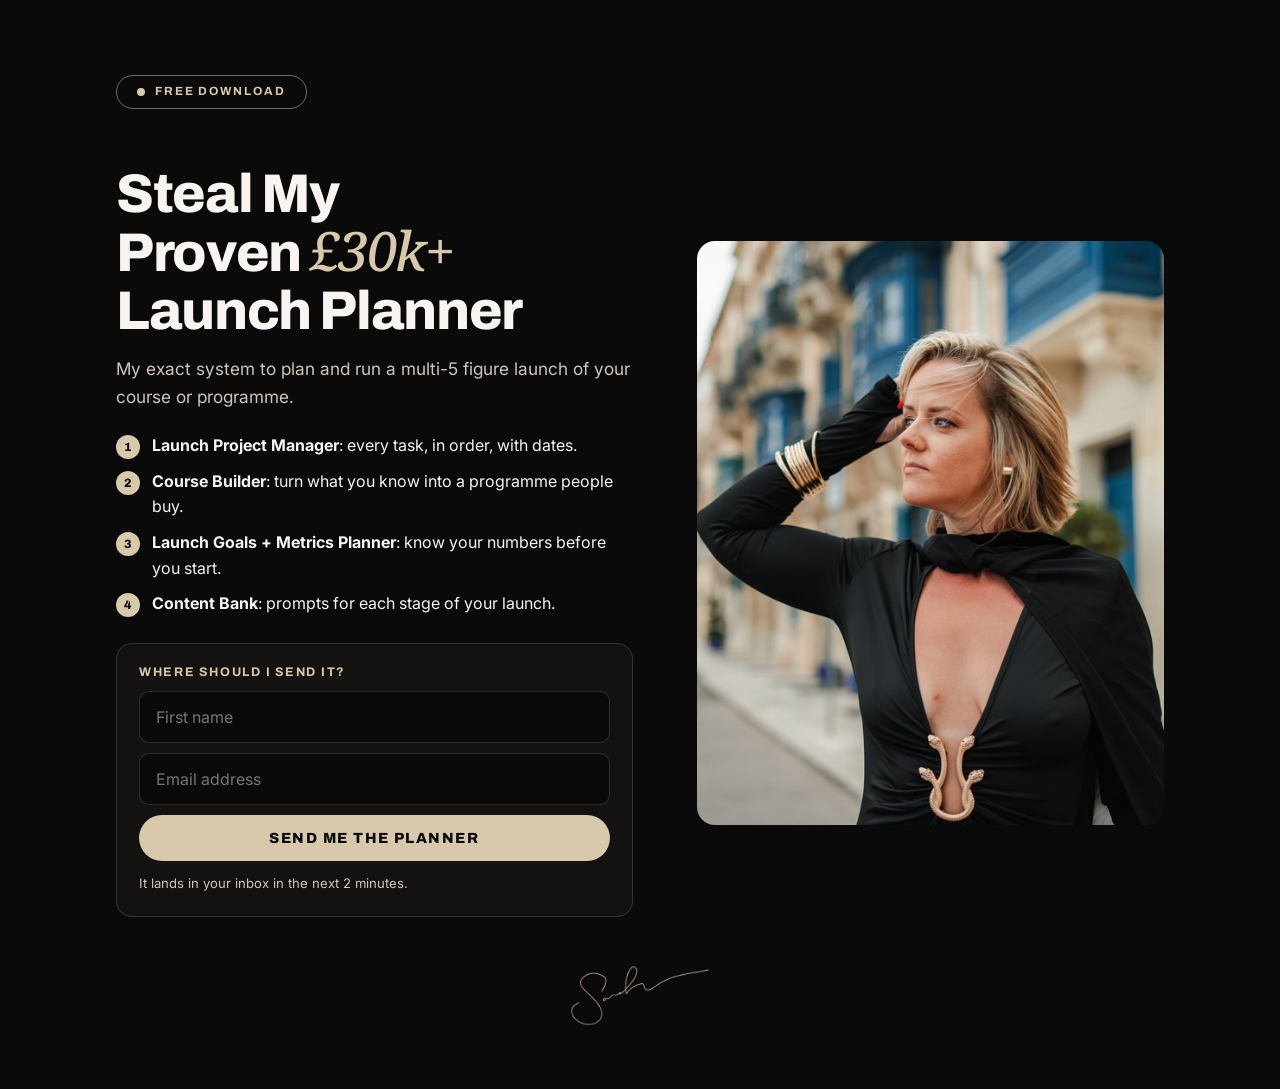
<file: freebie/index.html>
<!doctype html>
<html lang="en">
<head>
  <meta charset="utf-8" />
  <meta name="viewport" content="width=device-width, initial-scale=1" />
  <title>Free Launch Planner · Sarah Buckland</title>
  <meta name="robots" content="noindex" />
  <link rel="icon" href="../assets/img/favicon.png" type="image/png" />
  <link rel="apple-touch-icon" href="../assets/img/apple-touch-icon.png" />
  <link rel="preconnect" href="https://fonts.googleapis.com" />
  <link rel="stylesheet" href="https://fonts.googleapis.com/css2?family=Archivo:wght@500;700;800;900&family=Inter:wght@400;500;700&family=Noto+Serif:ital,wght@1,400;1,500&display=swap">
  <style>
  :root{--bg:#0a0a0a;--surface:#141210;--ink:#f8f5f0;--muted:#cfc6b8;--hair:rgba(248,245,240,.14);--accent:#d9c9ac;--accent-2:#b9a68b}
  *{box-sizing:border-box}
  html{overflow-y:scroll}
  body{margin:0;background:var(--bg);color:var(--ink);font:400 16px/1.6 "Inter",Arial,sans-serif}
  .wrap{max-width:1080px;margin:0 auto;padding-block:clamp(36px,7vh,72px);padding-left:max(16px,env(safe-area-inset-left,0px));padding-right:max(16px,env(safe-area-inset-right,0px))}
  .pill{display:inline-flex;align-items:center;gap:10px;padding:10px 20px;border-radius:999px;border:1.5px solid rgba(217,201,172,.5);font:700 .74rem/1 "Archivo",Arial,sans-serif;letter-spacing:.16em;text-transform:uppercase;color:var(--accent)}
  .pill i{width:8px;height:8px;border-radius:50%;background:var(--accent)}
  .grid{display:grid;grid-template-columns:1.05fr .95fr;gap:clamp(28px,5vw,64px);align-items:center;margin-top:28px}
  h1{margin:16px 0 0;font:800 clamp(2rem,5vw,3.4rem)/1.06 "Archivo",Arial,sans-serif;letter-spacing:-.025em;text-wrap:balance}
  h1 em{font-family:"Noto Serif",Georgia,serif;font-style:italic;font-weight:500;color:var(--accent)}
  .lead{margin:16px 0 0;color:var(--muted);font-size:1.08rem;max-width:52ch}
  ul{list-style:none;margin:22px 0 0;padding:0;display:grid;gap:10px}
  li{display:flex;gap:12px;align-items:flex-start}
  li b{flex:none;display:grid;place-items:center;width:24px;height:24px;border-radius:50%;background:var(--accent);color:#0a0a0a;font:800 .75rem/1 "Archivo",sans-serif;margin-top:2px}
  .photo{margin:0;border-radius:18px;overflow:hidden;aspect-ratio:4/5;max-width:100%}
  .photo img{width:100%;height:100%;object-fit:cover;display:block}
  .box{margin-top:26px;padding:22px;border-radius:16px;background:var(--surface);border:1px solid var(--hair)}
  .box label{display:block;font:700 .78rem/1 "Archivo",sans-serif;letter-spacing:.14em;text-transform:uppercase;color:var(--accent);margin-bottom:12px}
  .row{display:grid;gap:10px}
  input{width:100%;padding:15px 16px;border-radius:10px;border:1px solid var(--hair);background:#0a0a0a;color:var(--ink);font:400 1rem "Inter",sans-serif}
  button{padding:16px 22px;border:0;border-radius:999px;background:var(--accent);color:#0a0a0a;font:800 .92rem/1 "Archivo",sans-serif;letter-spacing:.1em;text-transform:uppercase;cursor:pointer}
  .fine{margin:12px 0 0;color:var(--muted);font-size:.82rem}
  .done[hidden]{display:none}
  .done h2{margin:0;font:800 1.5rem/1.2 "Archivo",sans-serif}
  .done p{margin:10px 0 0;color:var(--muted)}
  .step2{margin-top:16px;display:block;border-radius:12px;overflow:hidden;position:relative;text-decoration:none;color:#fff}
  .step2 img{width:100%;aspect-ratio:16/9;object-fit:cover;display:block}
  .step2 span{position:absolute;left:16px;bottom:14px;font:800 1.05rem/1.2 "Archivo",sans-serif;text-shadow:0 2px 14px rgba(0,0,0,.8)}
  .step2 i{position:absolute;left:50%;top:50%;width:62px;height:62px;margin:-31px 0 0 -31px;border-radius:50%;background:var(--accent)}
  .step2 i::after{content:"";position:absolute;left:25px;top:20px;border-left:16px solid #0a0a0a;border-top:11px solid transparent;border-bottom:11px solid transparent}
  .sig{display:block;width:140px;margin:48px auto 0}
  @media (max-width:820px){.grid{grid-template-columns:1fr}.photo{max-width:420px;margin:0 auto}}
  </style>
</head>
<body>
  <main class="wrap">
    <p class="pill"><i></i>Free download</p>
    <div class="grid">
      <div>
        <h1>Steal My Proven <em>&pound;30k+</em> Launch Planner</h1>
        <p class="lead">My exact system to plan and run a multi-5 figure launch of your course or programme.</p>
        <ul>
          <li><b>1</b><span><strong>Launch Project Manager</strong>: every task, in order, with dates.</span></li>
          <li><b>2</b><span><strong>Course Builder</strong>: turn what you know into a programme people buy.</span></li>
          <li><b>3</b><span><strong>Launch Goals + Metrics Planner</strong>: know your numbers before you start.</span></li>
          <li><b>4</b><span><strong>Content Bank</strong>: prompts for each stage of your launch.</span></li>
        </ul>
        <div class="box" id="box">
          <form id="f" novalidate>
            <label for="em">Where should I send it?</label>
            <div class="row">
              <input id="fn" type="text" placeholder="First name" autocomplete="given-name" />
              <input id="em" type="email" placeholder="Email address" autocomplete="email" />
              <button type="submit">Send me the planner</button>
            </div>
            <p class="fine">It lands in your inbox in the next 2 minutes.</p>
          </form>
          <div class="done" id="done" hidden>
            <h2>It&rsquo;s on its way to your inbox.</h2>
            <p><strong>Step 2:</strong> while you wait, watch my free training on how to sign premium clients in your DMs.</p>
            <a class="step2" href="../vsl/"><img src="../assets/img/vsl-thumb.jpg" alt="Free training" /><i aria-hidden="true"></i><span>Watch the free training</span></a>
          </div>
        </div>
      </div>
      <figure class="photo"><img src="../assets/img/swarm-1.jpg" alt="Sarah Buckland" /></figure>
    </div>
    <img class="sig" src="../assets/img/lp/signature.png" alt="Sarah" />
  </main>
  <script>
    document.getElementById("f").addEventListener("submit", function (e) {
      e.preventDefault();
      this.hidden = true;
      document.getElementById("done").hidden = false;
    });
  </script>
</body>
</html>
</file>
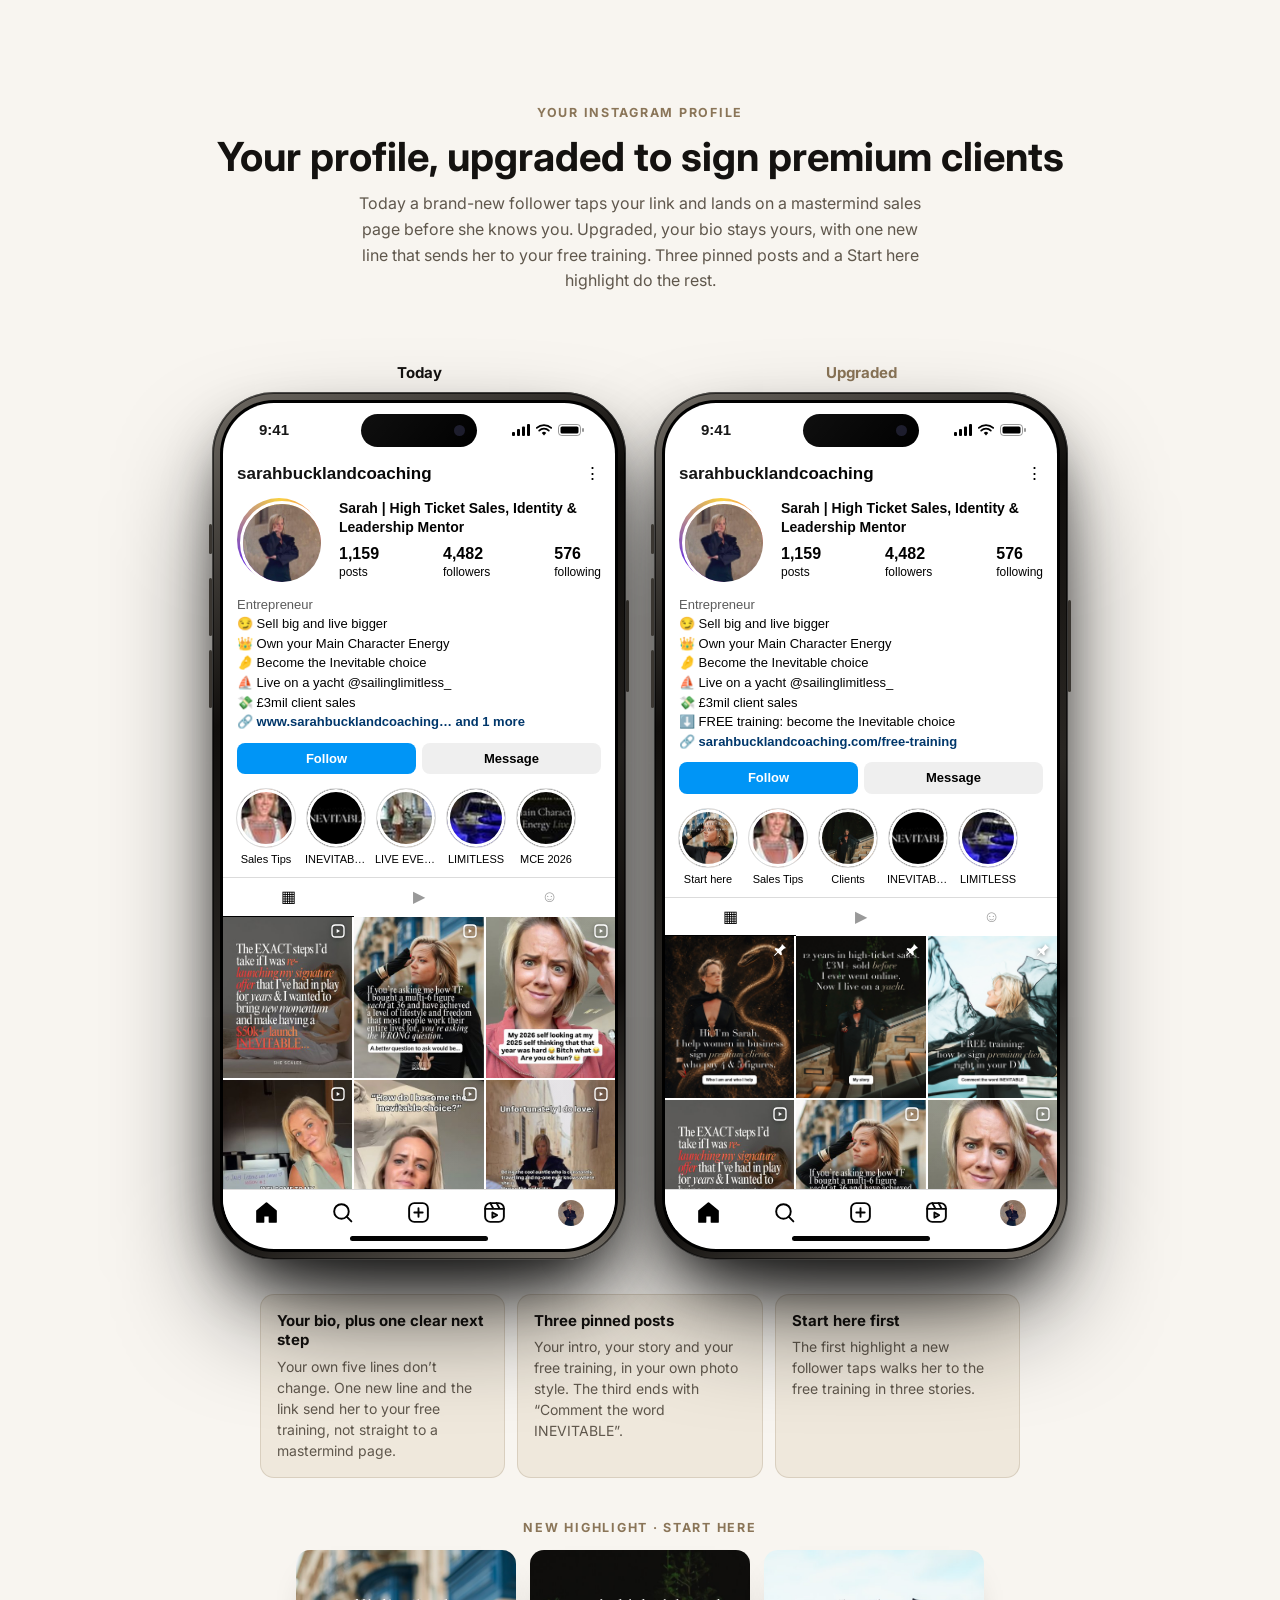
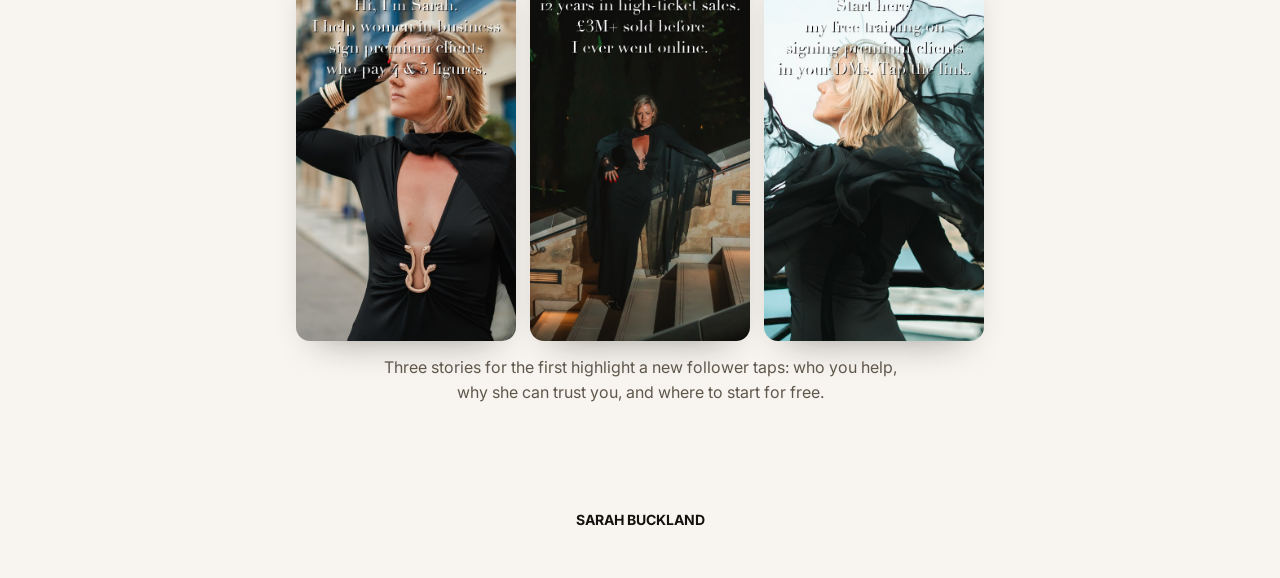
<file: ig-profile/index.html>
<!doctype html>
<html lang="en">
<head>
  <meta charset="utf-8" />
  <meta name="viewport" content="width=device-width, initial-scale=1" />
  <title>Instagram profile &middot; Sarah Buckland</title>
  <meta name="robots" content="noindex" />
  <link rel="icon" href="../assets/img/favicon.png" type="image/png" />
  <link rel="apple-touch-icon" href="../assets/img/apple-touch-icon.png" />
  <link rel="preconnect" href="https://fonts.googleapis.com" /><link href="https://fonts.googleapis.com/css2?family=Inter:wght@400;600;700&display=swap" rel="stylesheet" />
  <style>@font-face{font-family:"SF Pro Display Bold";src:url("https://framerusercontent.com/assets/e2xSj9IcJ8dsIvELAZDx3LfWno.woff2");font-display:swap;font-weight:700}</style>
  <link rel="stylesheet" href="../assets/phone-prof.css" />
  <style>
  html{overflow-y:scroll}html,body{background:#f8f5f0;color:#141210;margin:0}
  .sa__intro{text-align:center;padding:44px 16px 12px}
  .eyebrow{color:#8a7558;font:700 .78rem/1 Inter,sans-serif;letter-spacing:.14em;text-transform:uppercase;margin:0}
  .sa__title{font:700 clamp(28px,5vw,40px)/1.1 "SF Pro Display Bold",Inter,sans-serif;margin:.4em 0 .3em;color:#141210}
  .sa__note{color:#5f574c;max-width:580px;margin:0 auto 14px;font:400 16px/1.6 Inter,sans-serif}
  .ads2{display:flex;flex-wrap:wrap;justify-content:center;gap:28px}.ads2>div{min-width:0}
  .adlab{text-align:center;font:700 15px/1 Inter,sans-serif;color:#141210;margin:0 0 12px}.adlab.new{color:#8a7558}
  .why{max-width:760px;margin:34px auto 0;padding:0 16px;display:grid;grid-template-columns:repeat(3,minmax(0,1fr));gap:12px}
  .why div{background:#efe8dc;border:1px solid rgba(138,117,88,.22);border-radius:14px;padding:16px}
  .why b{display:block;font:700 15px/1.3 "SF Pro Display Bold",Inter,sans-serif;margin-bottom:6px}.why span{font:400 14px/1.5 Inter,sans-serif;color:#5f574c}
  @media(max-width:700px){.why{grid-template-columns:1fr}}
  .brandfoot{text-align:center;padding:34px 16px 50px;color:#5f574c;font:400 14px Inter,sans-serif}.brandfoot b{color:#141210}
  .hli i{font-size:18px}
  </style>
<style>
.feed--prof{overflow:hidden}.prof{font:13px/1.35 -apple-system,"Helvetica Neue",Arial,sans-serif;color:#000;background:#fff}
.ptop{display:flex;justify-content:space-between;padding:6px 14px 8px;font-size:17px}.ptop b{font-weight:700}
.phead{display:flex;align-items:center;gap:18px;padding:4px 14px}.pav{width:78px;height:78px;border-radius:50%;padding:3px;background:conic-gradient(#f9ce34,#ee2a7b,#6228d7,#f9ce34);flex:none}
.pav img{width:100%;height:100%;border-radius:50%;object-fit:cover;border:3px solid #fff}
.pright{flex:1;min-width:0;display:flex;flex-direction:column;gap:6px}.pname{font-size:14px}.pstats{display:flex;justify-content:space-between}.pstats span{align-items:flex-start!important}.pstats span{display:flex;flex-direction:column;align-items:center;font-size:12px}.pstats b{font-size:16px}
.pbio{padding:8px 14px 0}.pbio p{margin:2px 0}.pcat{color:#555}.plink{color:#00376b;font-weight:600;word-break:break-all}
.pbtn{display:flex;gap:6px;padding:10px 14px}.pbtn span{flex:1;text-align:center;background:#efefef;border-radius:8px;padding:7px 0;font-weight:600}.pbtn .fol{background:#0095f6;color:#fff}
.hl{display:flex;gap:12px;padding:4px 14px 10px;overflow:hidden}.hli{display:flex;flex-direction:column;align-items:center;gap:4px;width:58px;flex:none}
.hli i{width:58px;height:58px;border-radius:50%;border:1px solid #dbdbdb;box-shadow:inset 0 0 0 3px #fff;display:flex;align-items:center;justify-content:center;color:#fff;font-style:normal;font-size:20px}
.hli b{font-weight:400;font-size:11px;white-space:nowrap;overflow:hidden;text-overflow:ellipsis;max-width:62px}
.ptabs{display:flex;border-top:1px solid #dbdbdb}.ptabs span{flex:1;text-align:center;padding:8px 0;color:#999;font-size:16px}.ptabs .on{color:#000;border-bottom:1px solid #000}
.grid3{display:grid;grid-template-columns:repeat(3,1fr);gap:2px}.gc{position:relative;aspect-ratio:4/5;overflow:hidden;background:#eee}.gc img{width:100%;height:100%;object-fit:cover;display:block}
.gc .pin,.gc .rl{position:absolute;top:6px;right:6px;width:16px;height:16px;filter:drop-shadow(0 1px 2px rgba(0,0,0,.5))}.gc .rl{right:6px}.gc .pin+.rl{right:26px}
</style>
<style>.sh{max-width:900px;margin:44px auto 0;padding:0 20px;text-align:center}.sh__row{display:flex;gap:14px;justify-content:center;margin:16px 0 14px}.sh__row img{width:min(30%,220px);aspect-ratio:9/16;object-fit:cover;border-radius:14px;box-shadow:0 18px 36px -22px rgba(20,18,16,.45)}.sh__note{font-family:Inter,sans-serif;color:var(--muted,#5f574c);max-width:520px;margin:0 auto;line-height:1.55}</style>
</head>
<body>
  <main class="page">
    <section class="sa">
      <div class="sa__intro">
        <p class="eyebrow">Your Instagram profile</p>
        <h1 class="sa__title">Your profile, upgraded to sign premium clients</h1>
        <p class="sa__note">Today a brand-new follower taps your link and lands on a mastermind sales page before she knows you. Upgraded, your bio stays yours, with one new line that sends her to your free training. Three pinned posts and a Start here highlight do the rest.</p>
      </div>
      <div class="stage"><div class="ads2">
        <div class="adcol"><p class="adlab">Today</p><div class="phone-wrap" id="pf1"><div class="iphone"><span class="btn-side l" style="top:132px;height:30px"></span><span class="btn-side l" style="top:186px;height:58px"></span><span class="btn-side l" style="top:258px;height:58px"></span><span class="btn-side r" style="top:208px;height:92px"></span><div class="screen"><div class="status"><span>9:41</span><span class="island"></span><span class="ic"><svg viewBox="0 0 18 12"><rect x="0" y="8" width="3" height="4" rx="1" fill="#000"/><rect x="5" y="5" width="3" height="7" rx="1" fill="#000"/><rect x="10" y="2.5" width="3" height="9.5" rx="1" fill="#000"/><rect x="15" y="0" width="3" height="12" rx="1" fill="#000"/></svg><svg viewBox="0 0 16 12"><path d="M8 11.5l2.2-2.6a3.2 3.2 0 0 0-4.4 0z" fill="#000"/><path d="M3.2 6.6a6.8 6.8 0 0 1 9.6 0" stroke="#000" stroke-width="1.8" fill="none" stroke-linecap="round"/><path d="M.8 3.9a10.5 10.5 0 0 1 14.4 0" stroke="#000" stroke-width="1.8" fill="none" stroke-linecap="round"/></svg><svg viewBox="0 0 27 12"><rect x=".5" y=".5" width="22" height="11" rx="3.2" fill="none" stroke="#000" opacity=".4"/><rect x="2.5" y="2.5" width="18" height="7" rx="1.6" fill="#000"/><rect x="24" y="4" width="2" height="4" rx="1" fill="#000" opacity=".4"/></svg></span></div>
              <div class="feed feed--prof"><div class="prof">
  <div class="ptop"><b>sarahbucklandcoaching</b><span>&#8942;</span></div>
  <div class="phead"><span class="pav"><img src="../assets/img/profile/pfp.jpg" alt=""></span>
    <div class="pright"><b class="pname">Sarah | High Ticket Sales, Identity &amp; Leadership Mentor</b><div class="pstats"><span><b>1,159</b>posts</span><span><b>4,482</b>followers</span><span><b>576</b>following</span></div></div></div>
  <div class="pbio"><p class="pcat">Entrepreneur</p><p>&#128527; Sell big and live bigger</p><p>&#128081; Own your Main Character Energy</p><p>&#129292; Become the Inevitable choice</p><p>&#9973;&#65039; Live on a yacht @sailinglimitless_</p><p>&#128184; &pound;3mil client sales</p><p class="plink">&#128279; www.sarahbucklandcoaching&hellip; and 1 more</p></div>
  <div class="pbtn"><span class="fol">Follow</span><span>Message</span></div>
  <div class="hl"><span class="hli"><i style="background:url(../assets/img/profile/hl0.jpg) center/cover"></i><b>Sales Tips</b></span><span class="hli"><i style="background:url(../assets/img/profile/hl1.jpg) center/cover"></i><b>INEVITABLE</b></span><span class="hli"><i style="background:url(../assets/img/profile/hl2.jpg) center/cover"></i><b>LIVE EVENTS</b></span><span class="hli"><i style="background:url(../assets/img/profile/hl3.jpg) center/cover"></i><b>LIMITLESS</b></span><span class="hli"><i style="background:url(../assets/img/profile/hl4.jpg) center/cover"></i><b>MCE 2026</b></span></div>
  <div class="ptabs"><span class="on">&#9638;</span><span>&#9654;</span><span>&#9786;</span></div>
  <div class="grid3"><span class="gc"><svg class="rl" viewBox="0 0 24 24"><rect x="3" y="3" width="18" height="18" rx="5" fill="none" stroke="#fff" stroke-width="2"/><path d="M10 9v6l5-3z" fill="#fff"/></svg><img src="../assets/img/profile/DXZZ-kZjZ-O.jpg" alt=""></span><span class="gc"><svg class="rl" viewBox="0 0 24 24"><rect x="3" y="3" width="18" height="18" rx="5" fill="none" stroke="#fff" stroke-width="2"/><path d="M10 9v6l5-3z" fill="#fff"/></svg><img src="../assets/img/profile/DbnhbDljemV.jpg" alt=""></span><span class="gc"><svg class="rl" viewBox="0 0 24 24"><rect x="3" y="3" width="18" height="18" rx="5" fill="none" stroke="#fff" stroke-width="2"/><path d="M10 9v6l5-3z" fill="#fff"/></svg><img src="../assets/img/profile/De_6NpAjT2H.jpg" alt=""></span><span class="gc"><svg class="rl" viewBox="0 0 24 24"><rect x="3" y="3" width="18" height="18" rx="5" fill="none" stroke="#fff" stroke-width="2"/><path d="M10 9v6l5-3z" fill="#fff"/></svg><img src="../assets/img/profile/De4cODLt4FM.jpg" alt=""></span><span class="gc"><svg class="rl" viewBox="0 0 24 24"><rect x="3" y="3" width="18" height="18" rx="5" fill="none" stroke="#fff" stroke-width="2"/><path d="M10 9v6l5-3z" fill="#fff"/></svg><img src="../assets/img/profile/De2Eh1vt04J.jpg" alt=""></span><span class="gc"><svg class="rl" viewBox="0 0 24 24"><rect x="3" y="3" width="18" height="18" rx="5" fill="none" stroke="#fff" stroke-width="2"/><path d="M10 9v6l5-3z" fill="#fff"/></svg><img src="../assets/img/profile/DexRTtUNtUl.jpg" alt=""></span></div>
</div></div><div class="tabbar"><svg viewBox="0 0 24 24"><path d="M3 10.5L12 3l9 7.5V21h-6v-6H9v6H3z" fill="#000"/></svg><svg viewBox="0 0 24 24"><circle cx="11" cy="11" r="7"/><path d="M20.5 20.5l-4.5-4.5"/></svg><svg viewBox="0 0 24 24"><rect x="3" y="3" width="18" height="18" rx="5"/><path d="M12 8v8M8 12h8"/></svg><svg viewBox="0 0 24 24"><rect x="3" y="3" width="18" height="18" rx="5"/><path d="M3 8.5h18M8 3l3 5.5M14 3l3 5.5M10 12v5l4.5-2.5z"/></svg><img class="me" src="../assets/img/profile/pfp.jpg" alt="" /></div>
              <div class="homebar"></div></div></div></div></div>
        <div class="adcol"><p class="adlab new">Upgraded</p><div class="phone-wrap" id="pf2"><div class="iphone"><span class="btn-side l" style="top:132px;height:30px"></span><span class="btn-side l" style="top:186px;height:58px"></span><span class="btn-side l" style="top:258px;height:58px"></span><span class="btn-side r" style="top:208px;height:92px"></span><div class="screen"><div class="status"><span>9:41</span><span class="island"></span><span class="ic"><svg viewBox="0 0 18 12"><rect x="0" y="8" width="3" height="4" rx="1" fill="#000"/><rect x="5" y="5" width="3" height="7" rx="1" fill="#000"/><rect x="10" y="2.5" width="3" height="9.5" rx="1" fill="#000"/><rect x="15" y="0" width="3" height="12" rx="1" fill="#000"/></svg><svg viewBox="0 0 16 12"><path d="M8 11.5l2.2-2.6a3.2 3.2 0 0 0-4.4 0z" fill="#000"/><path d="M3.2 6.6a6.8 6.8 0 0 1 9.6 0" stroke="#000" stroke-width="1.8" fill="none" stroke-linecap="round"/><path d="M.8 3.9a10.5 10.5 0 0 1 14.4 0" stroke="#000" stroke-width="1.8" fill="none" stroke-linecap="round"/></svg><svg viewBox="0 0 27 12"><rect x=".5" y=".5" width="22" height="11" rx="3.2" fill="none" stroke="#000" opacity=".4"/><rect x="2.5" y="2.5" width="18" height="7" rx="1.6" fill="#000"/><rect x="24" y="4" width="2" height="4" rx="1" fill="#000" opacity=".4"/></svg></span></div>
              <div class="feed feed--prof"><div class="prof">
  <div class="ptop"><b>sarahbucklandcoaching</b><span>&#8942;</span></div>
  <div class="phead"><span class="pav"><img src="../assets/img/profile/pfp.jpg" alt=""></span>
    <div class="pright"><b class="pname">Sarah | High Ticket Sales, Identity &amp; Leadership Mentor</b><div class="pstats"><span><b>1,159</b>posts</span><span><b>4,482</b>followers</span><span><b>576</b>following</span></div></div></div>
  <div class="pbio"><p class="pcat">Entrepreneur</p><p>&#128527; Sell big and live bigger</p><p>&#128081; Own your Main Character Energy</p><p>&#129292; Become the Inevitable choice</p><p>&#9973;&#65039; Live on a yacht @sailinglimitless_</p><p>&#128184; &pound;3mil client sales</p><p>&#11015;&#65039; FREE training: become the Inevitable choice</p><p class="plink">&#128279; sarahbucklandcoaching.com/free-training</p></div>
  <div class="pbtn"><span class="fol">Follow</span><span>Message</span></div>
  <div class="hl"><span class="hli"><i style="background:url(../assets/img/profile/start-1.jpg) center 25%/cover"></i><b>Start here</b></span><span class="hli"><i style="background:url(../assets/img/profile/hl0.jpg) center/cover"></i><b>Sales Tips</b></span><span class="hli"><i style="background:url(../assets/img/thankyou/welcome.jpg) center 40%/cover"></i><b>Clients</b></span><span class="hli"><i style="background:url(../assets/img/profile/hl1.jpg) center/cover"></i><b>INEVITABLE</b></span><span class="hli"><i style="background:url(../assets/img/profile/hl3.jpg) center/cover"></i><b>LIMITLESS</b></span></div>
  <div class="ptabs"><span class="on">&#9638;</span><span>&#9654;</span><span>&#9786;</span></div>
  <div class="grid3"><span class="gc"><svg class="pin" viewBox="0 0 24 24"><path d="M15 3l6 6-3 1-4 4 1 5-2 1-4-4-5 5-1-1 5-5-4-4 1-2 5 1 4-4z" fill="#fff"/></svg><img src="../assets/img/post/pin-1.jpg" alt=""></span><span class="gc"><svg class="pin" viewBox="0 0 24 24"><path d="M15 3l6 6-3 1-4 4 1 5-2 1-4-4-5 5-1-1 5-5-4-4 1-2 5 1 4-4z" fill="#fff"/></svg><img src="../assets/img/post/pin-2.jpg" alt=""></span><span class="gc"><svg class="pin" viewBox="0 0 24 24"><path d="M15 3l6 6-3 1-4 4 1 5-2 1-4-4-5 5-1-1 5-5-4-4 1-2 5 1 4-4z" fill="#fff"/></svg><img src="../assets/img/post/pin-3.jpg" alt=""></span><span class="gc"><svg class="rl" viewBox="0 0 24 24"><rect x="3" y="3" width="18" height="18" rx="5" fill="none" stroke="#fff" stroke-width="2"/><path d="M10 9v6l5-3z" fill="#fff"/></svg><img src="../assets/img/profile/DXZZ-kZjZ-O.jpg" alt=""></span><span class="gc"><svg class="rl" viewBox="0 0 24 24"><rect x="3" y="3" width="18" height="18" rx="5" fill="none" stroke="#fff" stroke-width="2"/><path d="M10 9v6l5-3z" fill="#fff"/></svg><img src="../assets/img/profile/DbnhbDljemV.jpg" alt=""></span><span class="gc"><svg class="rl" viewBox="0 0 24 24"><rect x="3" y="3" width="18" height="18" rx="5" fill="none" stroke="#fff" stroke-width="2"/><path d="M10 9v6l5-3z" fill="#fff"/></svg><img src="../assets/img/profile/De_6NpAjT2H.jpg" alt=""></span></div>
</div></div><div class="tabbar"><svg viewBox="0 0 24 24"><path d="M3 10.5L12 3l9 7.5V21h-6v-6H9v6H3z" fill="#000"/></svg><svg viewBox="0 0 24 24"><circle cx="11" cy="11" r="7"/><path d="M20.5 20.5l-4.5-4.5"/></svg><svg viewBox="0 0 24 24"><rect x="3" y="3" width="18" height="18" rx="5"/><path d="M12 8v8M8 12h8"/></svg><svg viewBox="0 0 24 24"><rect x="3" y="3" width="18" height="18" rx="5"/><path d="M3 8.5h18M8 3l3 5.5M14 3l3 5.5M10 12v5l4.5-2.5z"/></svg><img class="me" src="../assets/img/profile/pfp.jpg" alt="" /></div>
              <div class="homebar"></div></div></div></div></div>
      </div></div>
      <div class="why">
        <div><b>Your bio, plus one clear next step</b><span>Your own five lines don&rsquo;t change. One new line and the link send her to your free training, not straight to a mastermind page.</span></div>
        <div><b>Three pinned posts</b><span>Your intro, your story and your free training, in your own photo style. The third ends with &ldquo;Comment the word INEVITABLE&rdquo;.</span></div>
        <div><b>Start here first</b><span>The first highlight a new follower taps walks her to the free training in three stories.</span></div>
      </div>
      <div class="sh">
        <p class="eyebrow">New highlight &middot; Start here</p>
        <div class="sh__row"><img src="../assets/img/profile/start-1.jpg" alt="Start here story 1"><img src="../assets/img/profile/start-2.jpg" alt="Start here story 2"><img src="../assets/img/profile/start-3.jpg" alt="Start here story 3"></div>
        <p class="sh__note">Three stories for the first highlight a new follower taps: who you help, why she can trust you, and where to start for free.</p>
      </div>
    </section>
  </main>
  <footer class="brandfoot"><b>SARAH BUCKLAND</b></footer>
</body>
</html>
</file>
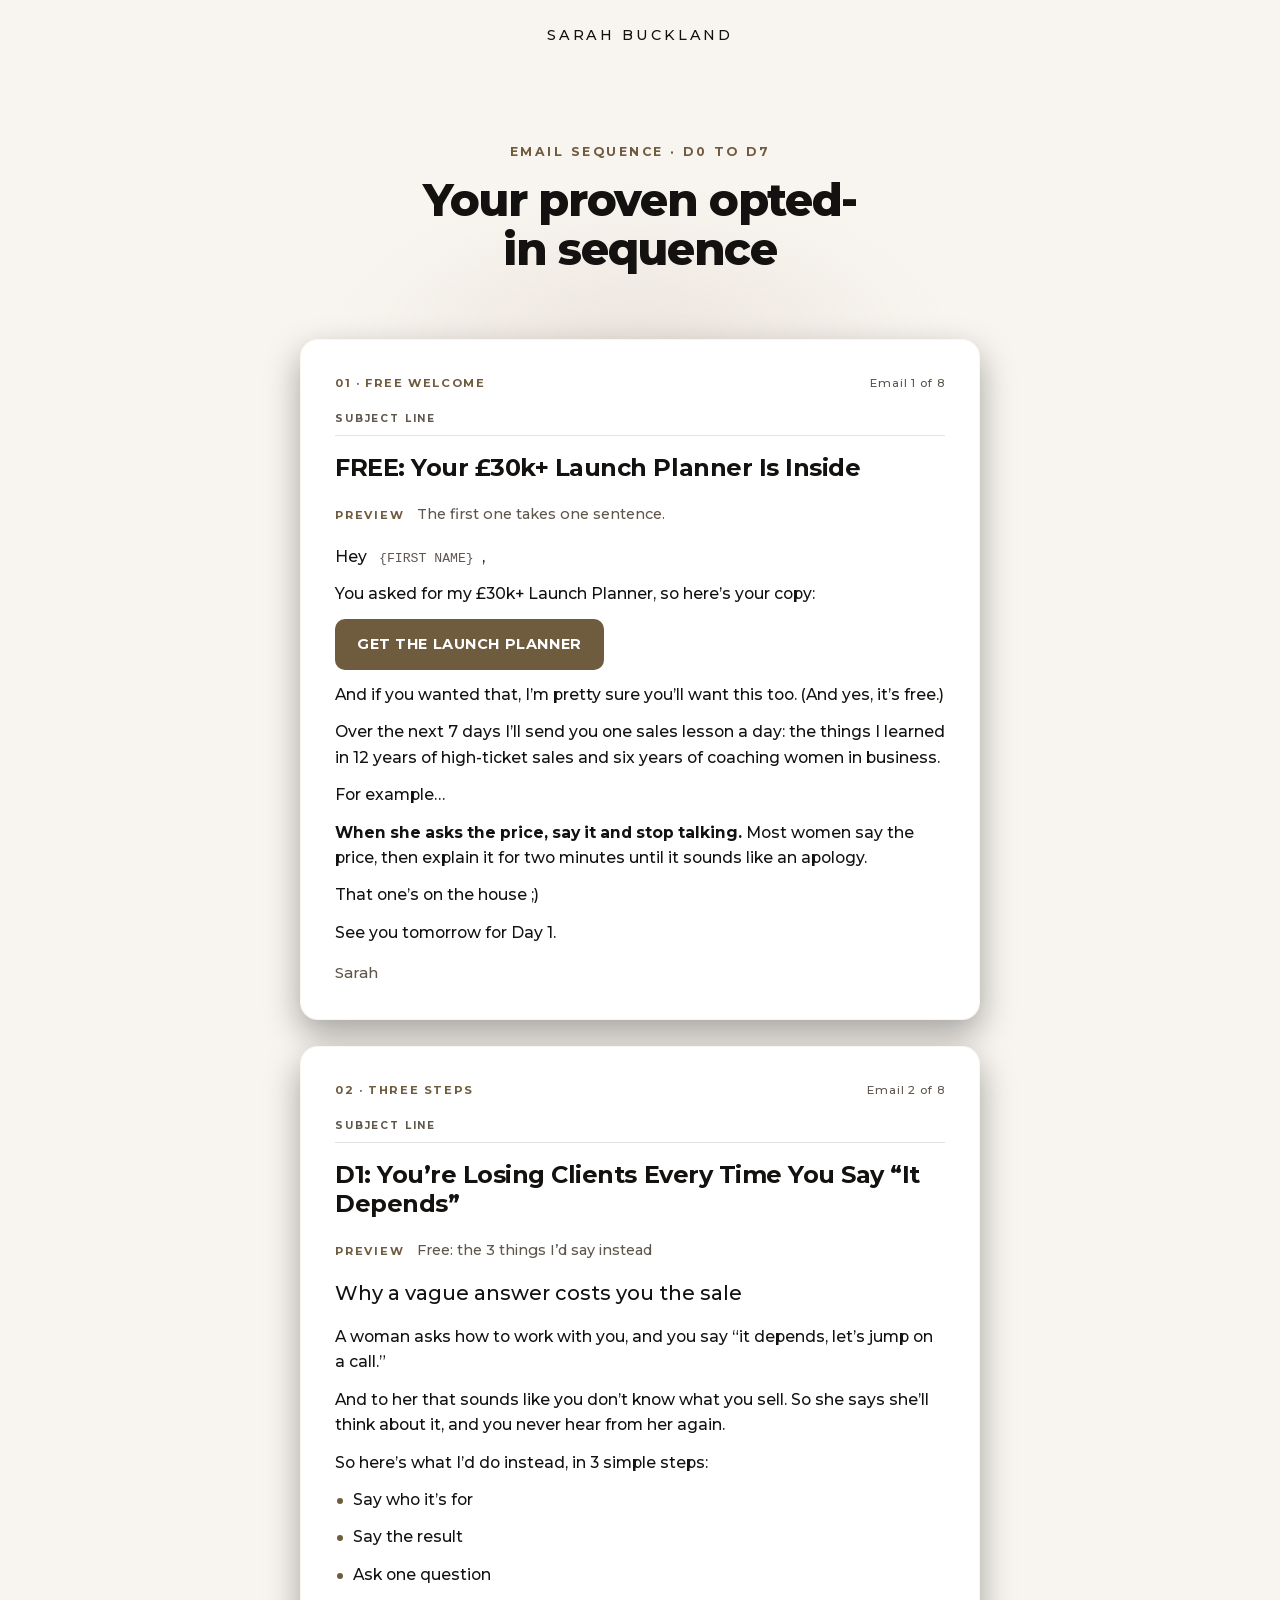
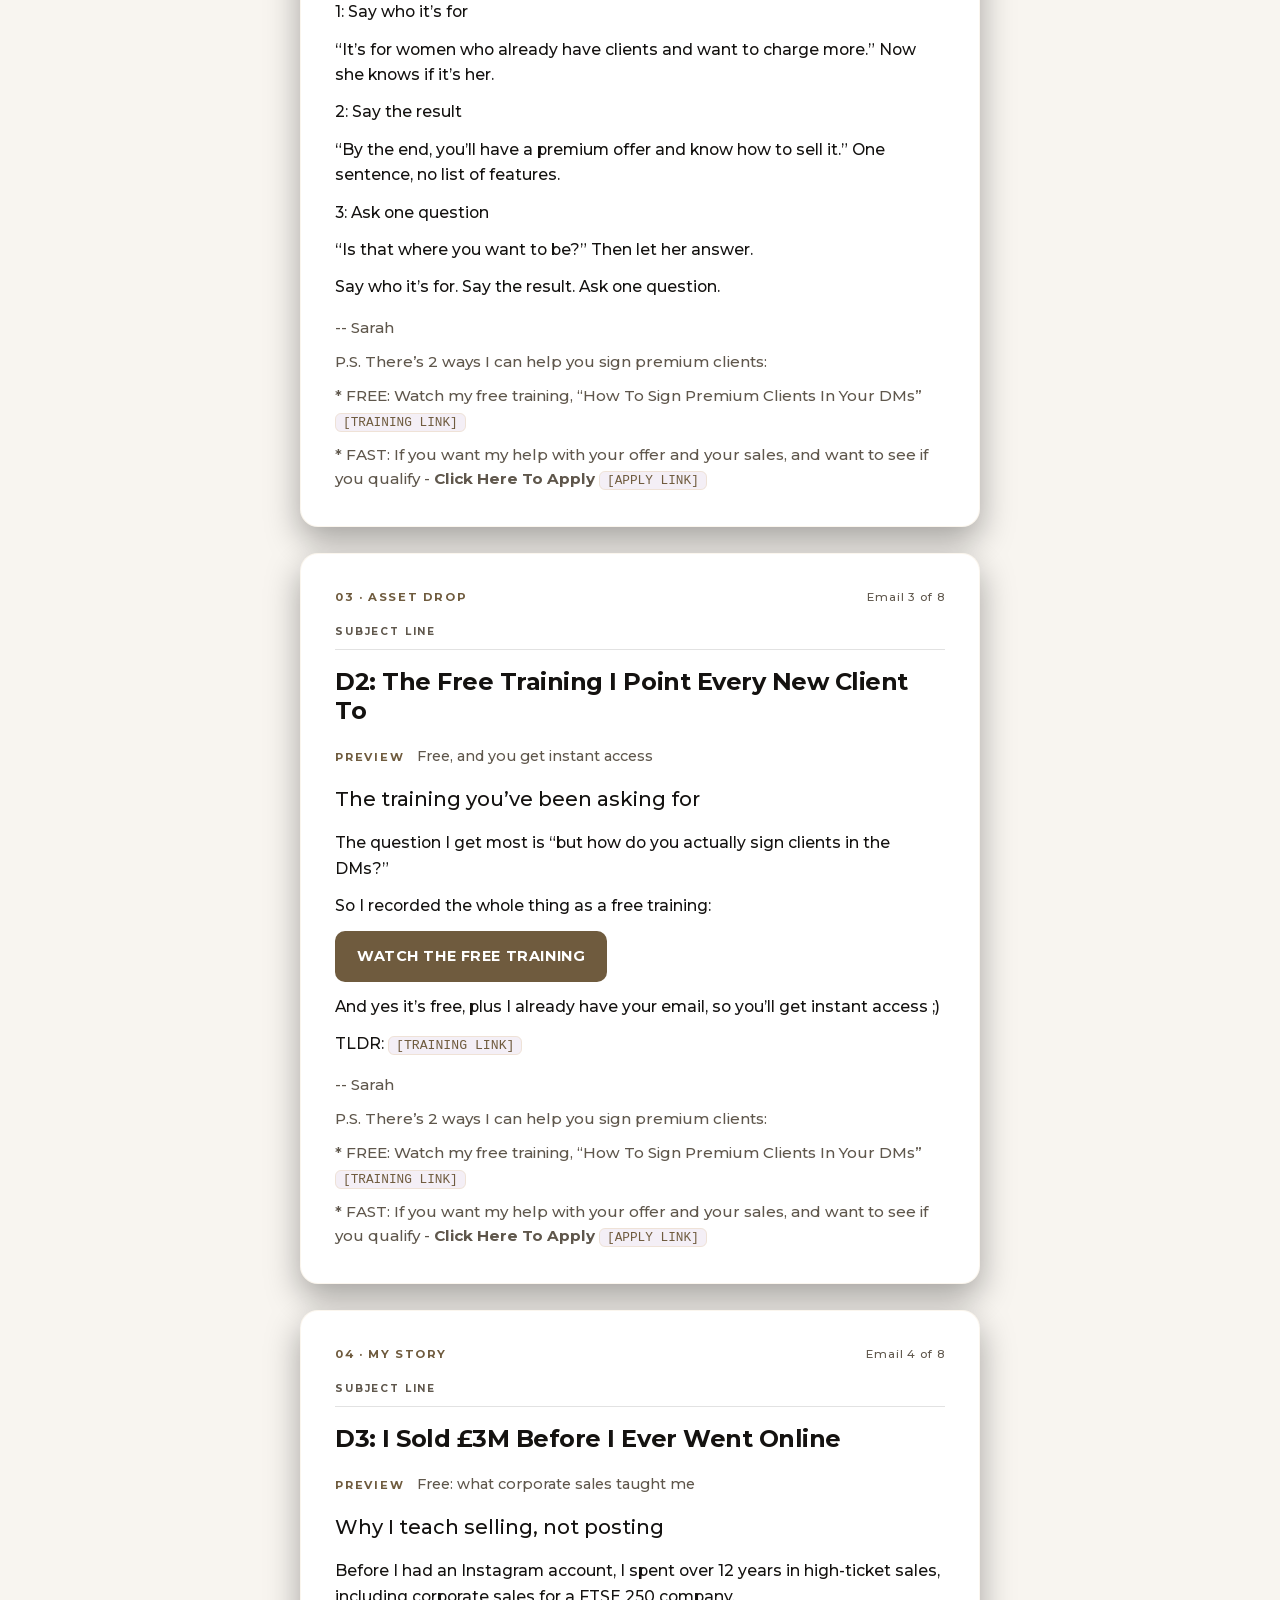
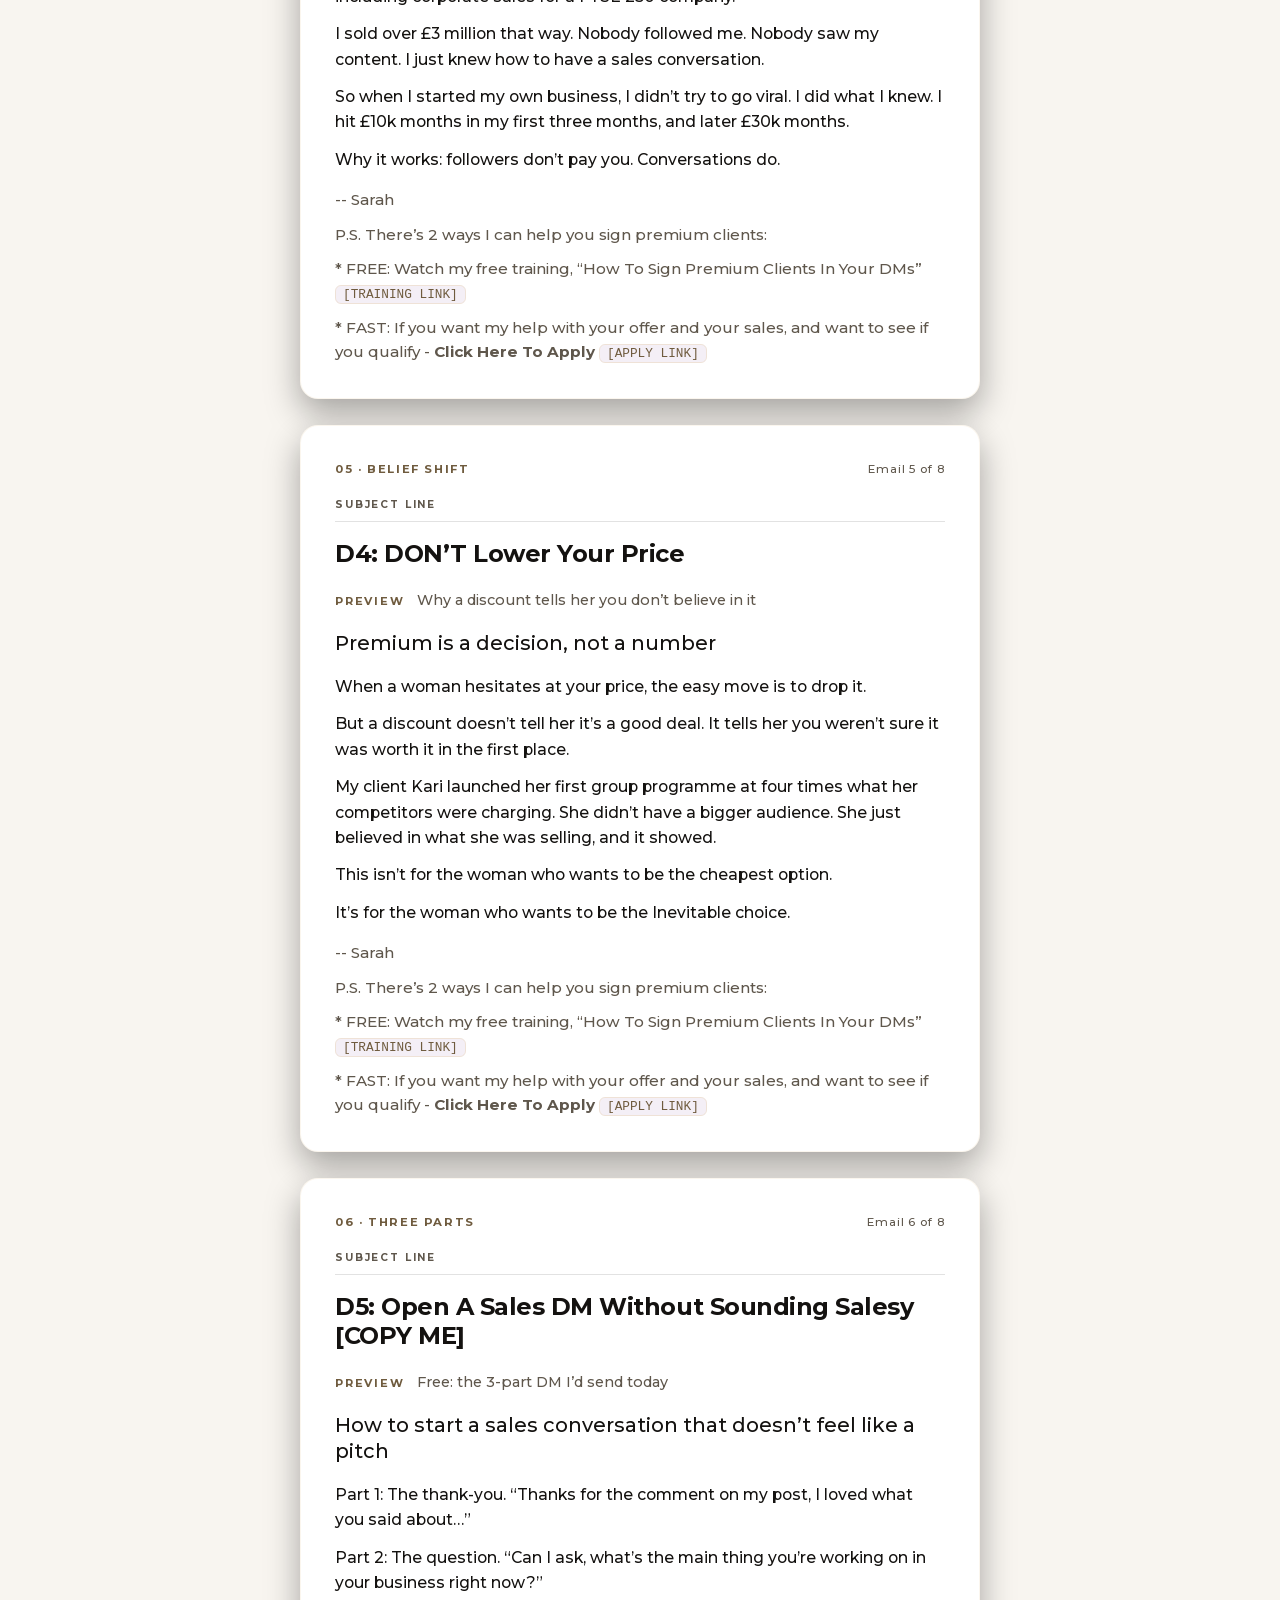
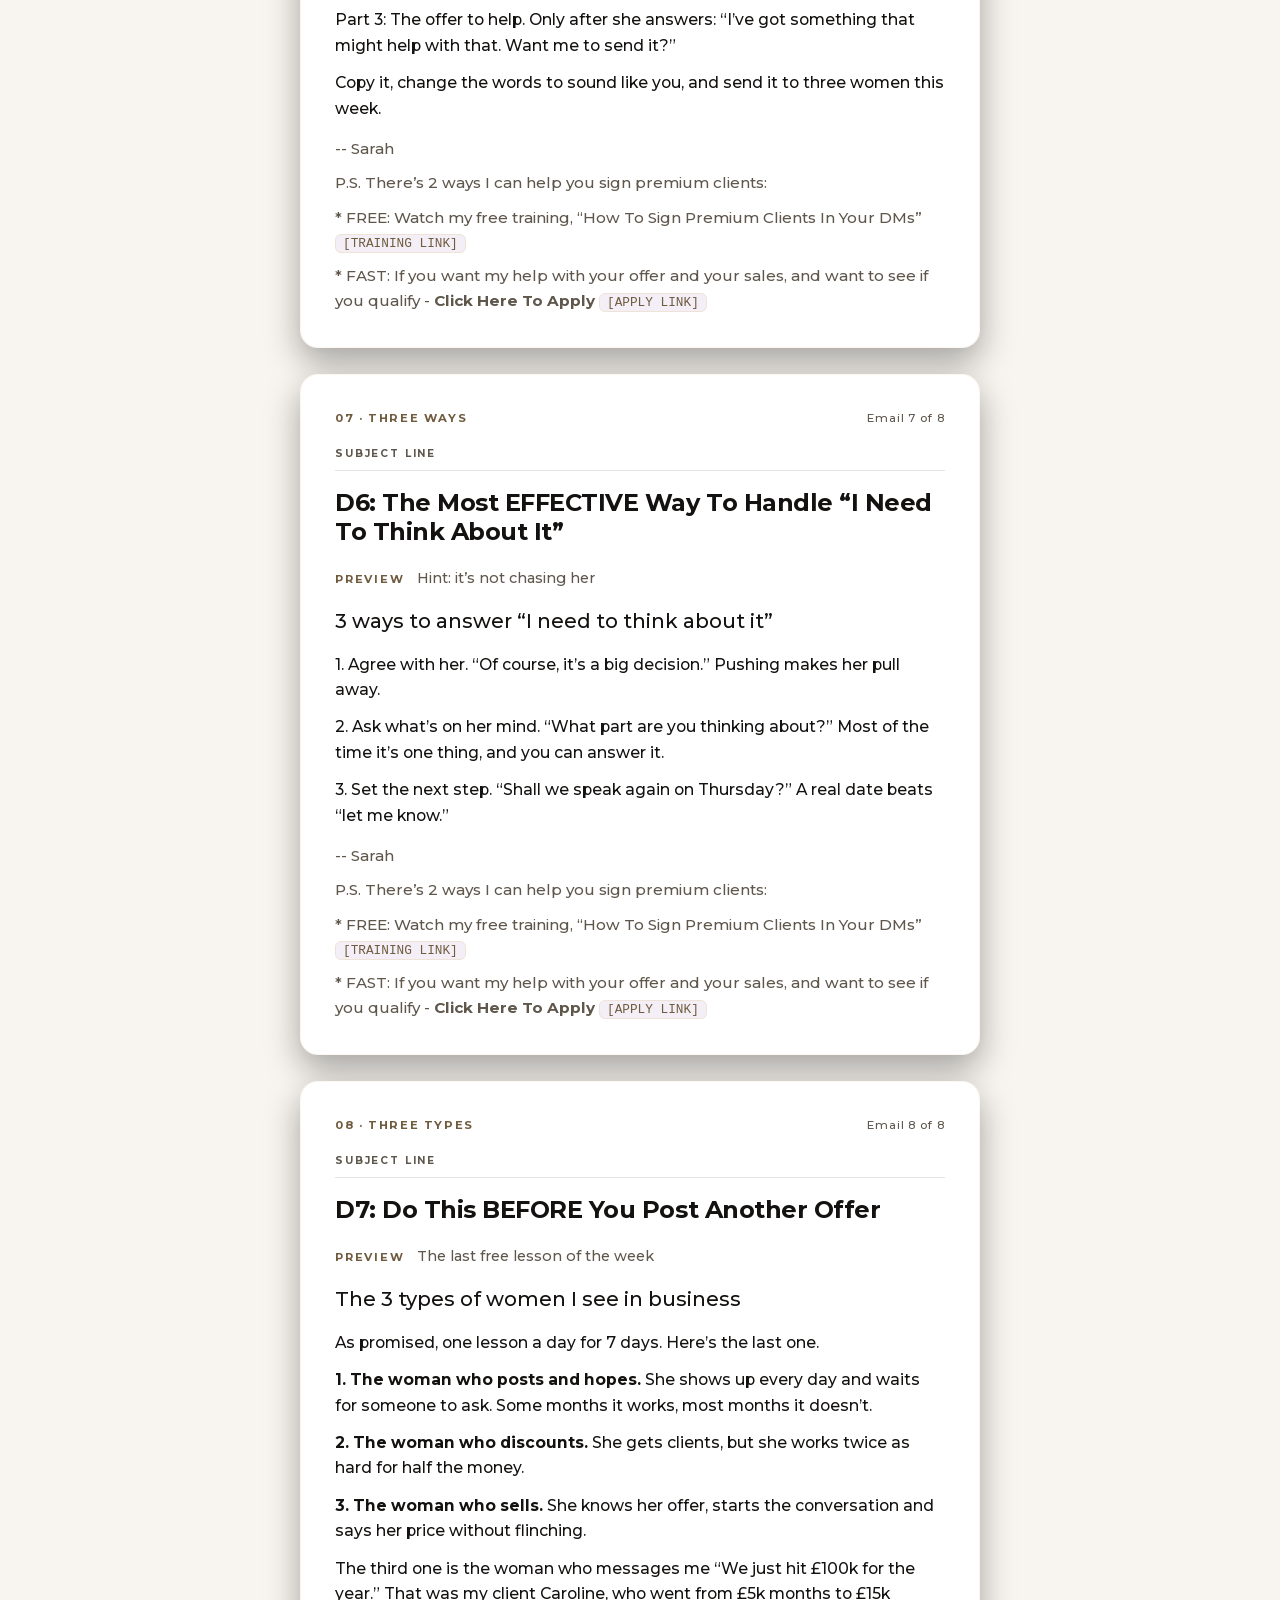
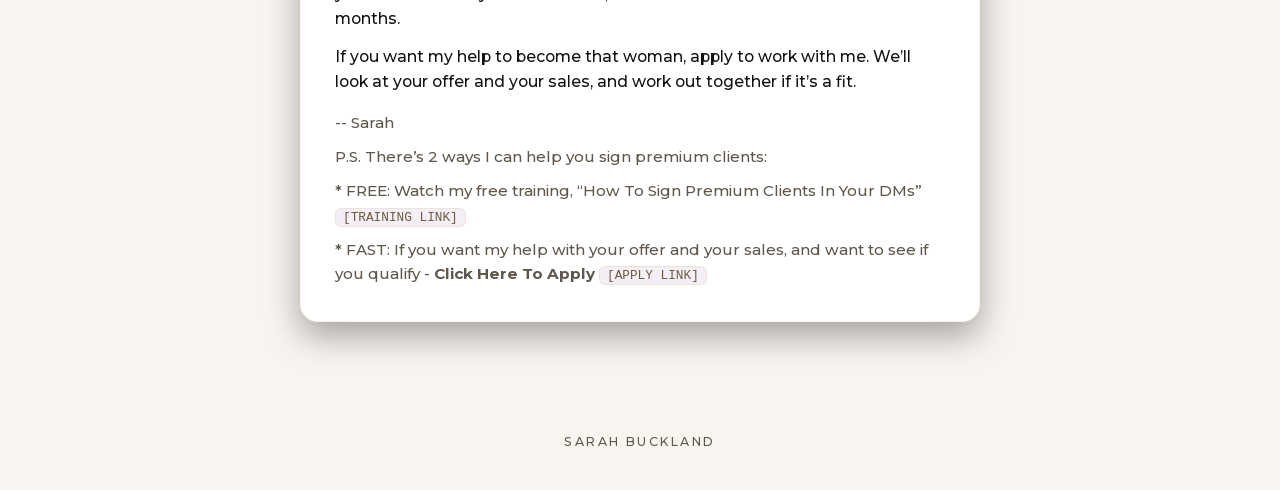
<file: opted-in/index.html>
<!doctype html>
<html lang="en">
<head>
  <meta charset="utf-8" />
  <meta name="viewport" content="width=device-width, initial-scale=1" />
  <title>Opted-in emails · Sarah Buckland</title>
  <meta name="robots" content="noindex" />
  <script>document.documentElement.className += " js";</script>
  <link rel="icon" href="../assets/img/favicon.png" type="image/png" />
  <link rel="apple-touch-icon" href="../assets/img/apple-touch-icon.png" />
  <link rel="stylesheet" href="../assets/vendor/lenis.css" />
  <link rel="stylesheet" href="../vsl/vsl.css" />
  <link rel="stylesheet" href="../opted-in/opted-in.css?v=2" />
  <link rel="stylesheet" href="../assets/brand.css" />
  <style>html{overflow-y:scroll}body{background:#f8f5f0;color:#141210}:root{--accent:#6f5b3e;--accent-soft:rgba(111,91,62,.10);--ink:#141210}</style>
<script data-topfix>try{if("scrollRestoration" in history)history.scrollRestoration="manual"}catch(e){}addEventListener("load",function(){if(!location.hash){scrollTo(0,0);setTimeout(function(){scrollTo(0,0)},50)}});</script>
</head>
<body>
  <header class="brandbar"><div class="brand"><span class="brand__word">Sarah Buckland</span></div></header>
  <main class="page">
    <section class="seq">
      <div class="seq__glow" aria-hidden="true"></div>
      <div class="container">
        <header class="seq__intro">
          <p class="seq__eyebrow reveal">Email sequence · D0 to D7</p>
          <h1 class="seq__title reveal" style="--i:1">Your proven opted-in sequence</h1>
        </header>
        <div class="seq__list">
          <article class="email reveal">
            <div class="email__head"><span class="email__tag">01 &middot; Free welcome</span><span class="email__count">Email 1 of 8</span></div>
            <span class="email__sl-label">Subject line</span>
            <h2 class="email__subject">FREE: Your &pound;30k+ Launch Planner Is Inside</h2>
            <p class="email__pv"><b>Preview</b> The first one takes one sentence.</p>
            <div class="email__body"><p>Hey <span class="tok-merge">{FIRST NAME}</span>,</p><p>You asked for my &pound;30k+ Launch Planner, so here&rsquo;s your copy:</p><p class="asset"><a class="asset__btn" href="#" onclick="return false">GET THE LAUNCH PLANNER</a></p><p>And if you wanted that, I&rsquo;m pretty sure you&rsquo;ll want this too. (And yes, it&rsquo;s free.)</p><p>Over the next 7 days I&rsquo;ll send you one sales lesson a day: the things I learned in 12 years of high-ticket sales and six years of coaching women in business.</p><p>For example&hellip;</p><p><b>When she asks the price, say it and stop talking.</b> Most women say the price, then explain it for two minutes until it sounds like an apology.</p><p>That one&rsquo;s on the house ;)</p><p>See you tomorrow for Day 1.</p></div>
            <p class="email__sign">Sarah</p>
            
          </article>
          <article class="email reveal">
            <div class="email__head"><span class="email__tag">02 &middot; Three steps</span><span class="email__count">Email 2 of 8</span></div>
            <span class="email__sl-label">Subject line</span>
            <h2 class="email__subject">D1: You&rsquo;re Losing Clients Every Time You Say &ldquo;It Depends&rdquo;</h2>
            <p class="email__pv"><b>Preview</b> Free: the 3 things I&rsquo;d say instead</p>
            <div class="email__body"><p class="email__h1">Why a vague answer costs you the sale</p><p>A woman asks how to work with you, and you say &ldquo;it depends, let&rsquo;s jump on a call.&rdquo;</p><p>And to her that sounds like you don&rsquo;t know what you sell. So she says she&rsquo;ll think about it, and you never hear from her again.</p><p>So here&rsquo;s what I&rsquo;d do instead, in 3 simple steps:</p><p class="li">Say who it&rsquo;s for</p><p class="li">Say the result</p><p class="li">Ask one question</p><p>1: Say who it&rsquo;s for</p><p>&ldquo;It&rsquo;s for women who already have clients and want to charge more.&rdquo; Now she knows if it&rsquo;s her.</p><p>2: Say the result</p><p>&ldquo;By the end, you&rsquo;ll have a premium offer and know how to sell it.&rdquo; One sentence, no list of features.</p><p>3: Ask one question</p><p>&ldquo;Is that where you want to be?&rdquo; Then let her answer.</p><p>Say who it&rsquo;s for. Say the result. Ask one question.</p></div>
            <p class="email__sign">-- Sarah</p>
            <p class="ps">P.S. There&rsquo;s 2 ways I can help you sign premium clients:</p><p class="ps">* FREE: Watch my free training, &ldquo;How To Sign Premium Clients In Your DMs&rdquo; <span class="tok-link">[TRAINING LINK]</span></p><p class="ps">* FAST: If you want my help with your offer and your sales, and want to see if you qualify - <b>Click Here To Apply</b> <span class="tok-link">[APPLY LINK]</span></p>
          </article>
          <article class="email reveal">
            <div class="email__head"><span class="email__tag">03 &middot; Asset drop</span><span class="email__count">Email 3 of 8</span></div>
            <span class="email__sl-label">Subject line</span>
            <h2 class="email__subject">D2: The Free Training I Point Every New Client To</h2>
            <p class="email__pv"><b>Preview</b> Free, and you get instant access</p>
            <div class="email__body"><p class="email__h1">The training you&rsquo;ve been asking for</p><p>The question I get most is &ldquo;but how do you actually sign clients in the DMs?&rdquo;</p><p>So I recorded the whole thing as a free training:</p><p class="asset"><a class="asset__btn" href="#" onclick="return false">WATCH THE FREE TRAINING</a></p><p>And yes it&rsquo;s free, plus I already have your email, so you&rsquo;ll get instant access ;)</p><p>TLDR: <span class="tok-link">[TRAINING LINK]</span></p></div>
            <p class="email__sign">-- Sarah</p>
            <p class="ps">P.S. There&rsquo;s 2 ways I can help you sign premium clients:</p><p class="ps">* FREE: Watch my free training, &ldquo;How To Sign Premium Clients In Your DMs&rdquo; <span class="tok-link">[TRAINING LINK]</span></p><p class="ps">* FAST: If you want my help with your offer and your sales, and want to see if you qualify - <b>Click Here To Apply</b> <span class="tok-link">[APPLY LINK]</span></p>
          </article>
          <article class="email reveal">
            <div class="email__head"><span class="email__tag">04 &middot; My story</span><span class="email__count">Email 4 of 8</span></div>
            <span class="email__sl-label">Subject line</span>
            <h2 class="email__subject">D3: I Sold &pound;3M Before I Ever Went Online</h2>
            <p class="email__pv"><b>Preview</b> Free: what corporate sales taught me</p>
            <div class="email__body"><p class="email__h1">Why I teach selling, not posting</p><p>Before I had an Instagram account, I spent over 12 years in high-ticket sales, including corporate sales for a FTSE 250 company.</p><p>I sold over &pound;3 million that way. Nobody followed me. Nobody saw my content. I just knew how to have a sales conversation.</p><p>So when I started my own business, I didn&rsquo;t try to go viral. I did what I knew. I hit &pound;10k months in my first three months, and later &pound;30k months.</p><p>Why it works: followers don&rsquo;t pay you. Conversations do.</p></div>
            <p class="email__sign">-- Sarah</p>
            <p class="ps">P.S. There&rsquo;s 2 ways I can help you sign premium clients:</p><p class="ps">* FREE: Watch my free training, &ldquo;How To Sign Premium Clients In Your DMs&rdquo; <span class="tok-link">[TRAINING LINK]</span></p><p class="ps">* FAST: If you want my help with your offer and your sales, and want to see if you qualify - <b>Click Here To Apply</b> <span class="tok-link">[APPLY LINK]</span></p>
          </article>
          <article class="email reveal">
            <div class="email__head"><span class="email__tag">05 &middot; Belief shift</span><span class="email__count">Email 5 of 8</span></div>
            <span class="email__sl-label">Subject line</span>
            <h2 class="email__subject">D4: DON&rsquo;T Lower Your Price</h2>
            <p class="email__pv"><b>Preview</b> Why a discount tells her you don&rsquo;t believe in it</p>
            <div class="email__body"><p class="email__h1">Premium is a decision, not a number</p><p>When a woman hesitates at your price, the easy move is to drop it.</p><p>But a discount doesn&rsquo;t tell her it&rsquo;s a good deal. It tells her you weren&rsquo;t sure it was worth it in the first place.</p><p>My client Kari launched her first group programme at four times what her competitors were charging. She didn&rsquo;t have a bigger audience. She just believed in what she was selling, and it showed.</p><p>This isn&rsquo;t for the woman who wants to be the cheapest option.</p><p>It&rsquo;s for the woman who wants to be the Inevitable choice.</p></div>
            <p class="email__sign">-- Sarah</p>
            <p class="ps">P.S. There&rsquo;s 2 ways I can help you sign premium clients:</p><p class="ps">* FREE: Watch my free training, &ldquo;How To Sign Premium Clients In Your DMs&rdquo; <span class="tok-link">[TRAINING LINK]</span></p><p class="ps">* FAST: If you want my help with your offer and your sales, and want to see if you qualify - <b>Click Here To Apply</b> <span class="tok-link">[APPLY LINK]</span></p>
          </article>
          <article class="email reveal">
            <div class="email__head"><span class="email__tag">06 &middot; Three parts</span><span class="email__count">Email 6 of 8</span></div>
            <span class="email__sl-label">Subject line</span>
            <h2 class="email__subject">D5: Open A Sales DM Without Sounding Salesy [COPY ME]</h2>
            <p class="email__pv"><b>Preview</b> Free: the 3-part DM I&rsquo;d send today</p>
            <div class="email__body"><p class="email__h1">How to start a sales conversation that doesn&rsquo;t feel like a pitch</p><p>Part 1: The thank-you. &ldquo;Thanks for the comment on my post, I loved what you said about&hellip;&rdquo;</p><p>Part 2: The question. &ldquo;Can I ask, what&rsquo;s the main thing you&rsquo;re working on in your business right now?&rdquo;</p><p>Part 3: The offer to help. Only after she answers: &ldquo;I&rsquo;ve got something that might help with that. Want me to send it?&rdquo;</p><p>Copy it, change the words to sound like you, and send it to three women this week.</p></div>
            <p class="email__sign">-- Sarah</p>
            <p class="ps">P.S. There&rsquo;s 2 ways I can help you sign premium clients:</p><p class="ps">* FREE: Watch my free training, &ldquo;How To Sign Premium Clients In Your DMs&rdquo; <span class="tok-link">[TRAINING LINK]</span></p><p class="ps">* FAST: If you want my help with your offer and your sales, and want to see if you qualify - <b>Click Here To Apply</b> <span class="tok-link">[APPLY LINK]</span></p>
          </article>
          <article class="email reveal">
            <div class="email__head"><span class="email__tag">07 &middot; Three ways</span><span class="email__count">Email 7 of 8</span></div>
            <span class="email__sl-label">Subject line</span>
            <h2 class="email__subject">D6: The Most EFFECTIVE Way To Handle &ldquo;I Need To Think About It&rdquo;</h2>
            <p class="email__pv"><b>Preview</b> Hint: it&rsquo;s not chasing her</p>
            <div class="email__body"><p class="email__h1">3 ways to answer &ldquo;I need to think about it&rdquo;</p><p>1. Agree with her. &ldquo;Of course, it&rsquo;s a big decision.&rdquo; Pushing makes her pull away.</p><p>2. Ask what&rsquo;s on her mind. &ldquo;What part are you thinking about?&rdquo; Most of the time it&rsquo;s one thing, and you can answer it.</p><p>3. Set the next step. &ldquo;Shall we speak again on Thursday?&rdquo; A real date beats &ldquo;let me know.&rdquo;</p></div>
            <p class="email__sign">-- Sarah</p>
            <p class="ps">P.S. There&rsquo;s 2 ways I can help you sign premium clients:</p><p class="ps">* FREE: Watch my free training, &ldquo;How To Sign Premium Clients In Your DMs&rdquo; <span class="tok-link">[TRAINING LINK]</span></p><p class="ps">* FAST: If you want my help with your offer and your sales, and want to see if you qualify - <b>Click Here To Apply</b> <span class="tok-link">[APPLY LINK]</span></p>
          </article>
          <article class="email reveal">
            <div class="email__head"><span class="email__tag">08 &middot; Three types</span><span class="email__count">Email 8 of 8</span></div>
            <span class="email__sl-label">Subject line</span>
            <h2 class="email__subject">D7: Do This BEFORE You Post Another Offer</h2>
            <p class="email__pv"><b>Preview</b> The last free lesson of the week</p>
            <div class="email__body"><p class="email__h1">The 3 types of women I see in business</p><p>As promised, one lesson a day for 7 days. Here&rsquo;s the last one.</p><p><b>1. The woman who posts and hopes.</b> She shows up every day and waits for someone to ask. Some months it works, most months it doesn&rsquo;t.</p><p><b>2. The woman who discounts.</b> She gets clients, but she works twice as hard for half the money.</p><p><b>3. The woman who sells.</b> She knows her offer, starts the conversation and says her price without flinching.</p><p>The third one is the woman who messages me &ldquo;We just hit &pound;100k for the year.&rdquo; That was my client Caroline, who went from &pound;5k months to &pound;15k months.</p><p>If you want my help to become that woman, apply to work with me. We&rsquo;ll look at your offer and your sales, and work out together if it&rsquo;s a fit.</p></div>
            <p class="email__sign">-- Sarah</p>
            <p class="ps">P.S. There&rsquo;s 2 ways I can help you sign premium clients:</p><p class="ps">* FREE: Watch my free training, &ldquo;How To Sign Premium Clients In Your DMs&rdquo; <span class="tok-link">[TRAINING LINK]</span></p><p class="ps">* FAST: If you want my help with your offer and your sales, and want to see if you qualify - <b>Click Here To Apply</b> <span class="tok-link">[APPLY LINK]</span></p>
          </article>
        </div>
      </div>
    </section>
  </main>
  <footer class="brandfoot"><div class="brand"><span class="brand__word">Sarah Buckland</span></div></footer>
  <script src="../assets/vendor/lenis.min.js"></script>
  <script src="../vsl/vsl.js"></script>
</body>
</html>
</file>
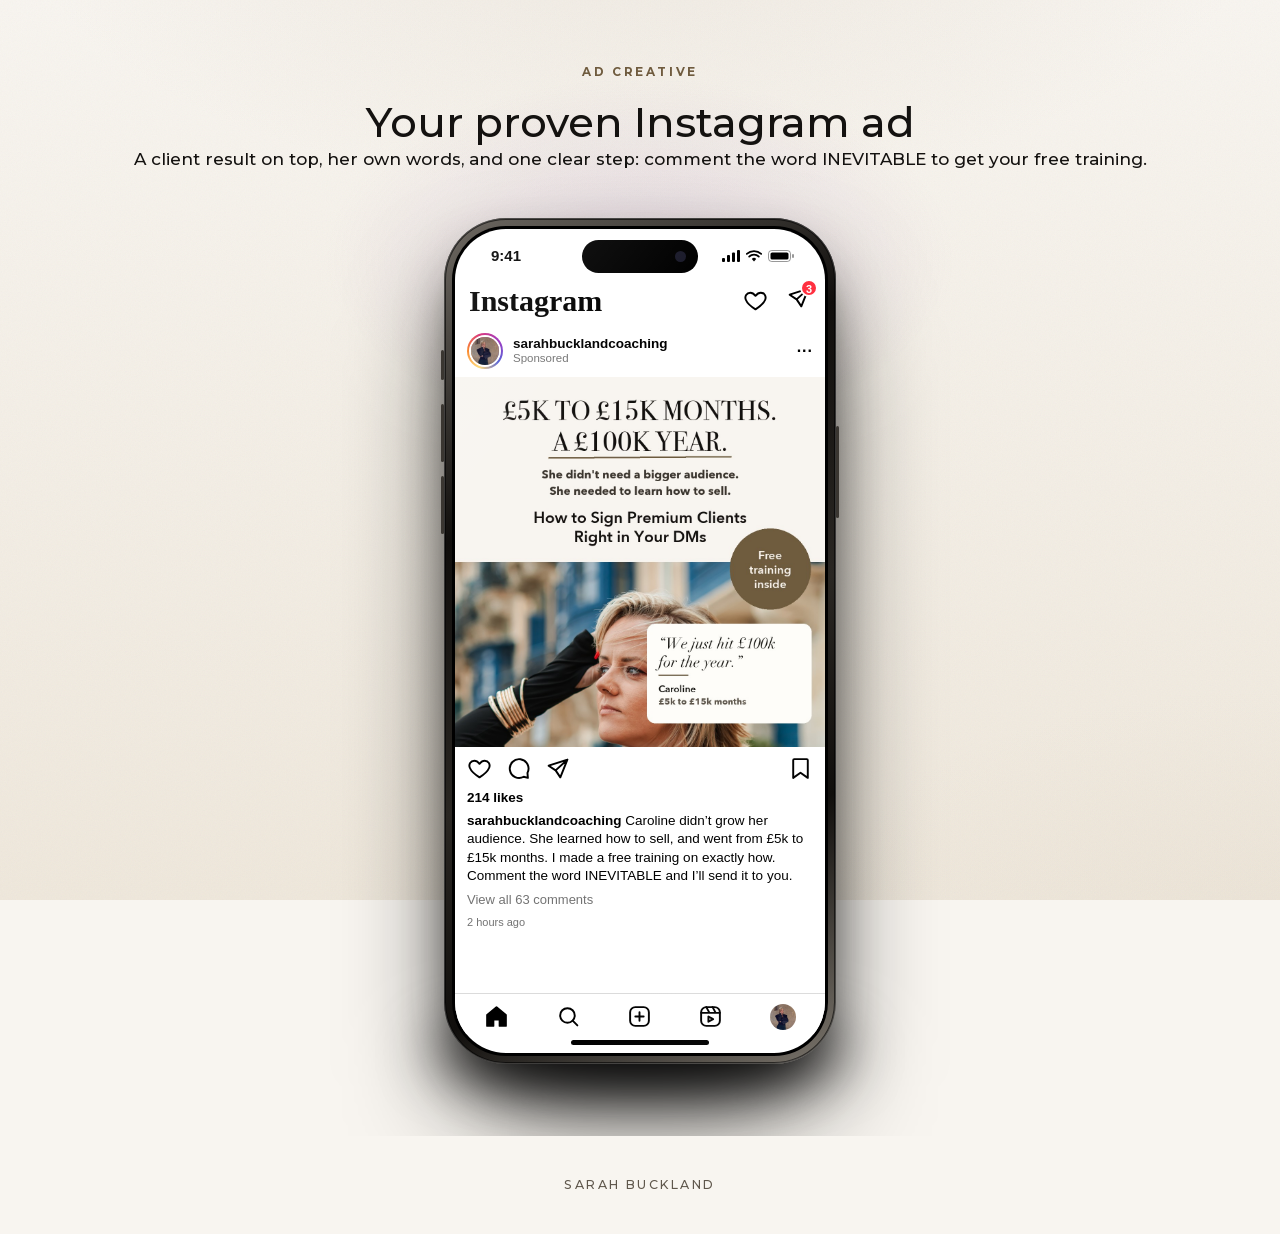
<file: static-ad/index.html>
<!doctype html>
<html lang="en">
<head>
  <meta charset="utf-8" />
  <meta name="viewport" content="width=device-width, initial-scale=1" />
  <title>Instagram ad · Sarah Buckland</title>
  <meta name="robots" content="noindex" />
  <script>document.documentElement.className += " js";</script>
  <link rel="icon" href="../assets/img/favicon.png" type="image/png" />
  <link rel="apple-touch-icon" href="../assets/img/apple-touch-icon.png" />
  <link rel="stylesheet" href="../vsl/vsl.css" />
  <link rel="stylesheet" href="../assets/brand.css" />
  <link rel="stylesheet" href="../assets/phone.css" />
  <style>html{overflow-y:scroll}</style>
</head>
<body>
  <main class="page">
    <section class="sa">
      <div class="sa__glow" aria-hidden="true"></div>
      <div class="sa__intro">
        <p class="eyebrow reveal">Ad creative</p>
        <h1 class="sa__title reveal" style="--i:1">Your proven Instagram ad</h1>
        <p class="sa__note reveal" style="--i:2">A client result on top, her own words, and one clear step: comment the word INEVITABLE to get your free training.</p>
      </div>
      <div class="stage">
        <div class="phone-wrap reveal rv" id="pw">
          <div class="iphone">
            <span class="btn-side l" style="top:132px;height:30px"></span><span class="btn-side l" style="top:186px;height:58px"></span><span class="btn-side l" style="top:258px;height:58px"></span><span class="btn-side r" style="top:208px;height:92px"></span>
            <div class="screen">
              <div class="status"><span>9:41</span><span class="island"></span><span class="ic"><svg viewBox="0 0 18 12"><rect x="0" y="8" width="3" height="4" rx="1" fill="#000"/><rect x="5" y="5" width="3" height="7" rx="1" fill="#000"/><rect x="10" y="2.5" width="3" height="9.5" rx="1" fill="#000"/><rect x="15" y="0" width="3" height="12" rx="1" fill="#000"/></svg><svg viewBox="0 0 16 12"><path d="M8 11.5l2.2-2.6a3.2 3.2 0 0 0-4.4 0z" fill="#000"/><path d="M3.2 6.6a6.8 6.8 0 0 1 9.6 0" stroke="#000" stroke-width="1.8" fill="none" stroke-linecap="round"/><path d="M.8 3.9a10.5 10.5 0 0 1 14.4 0" stroke="#000" stroke-width="1.8" fill="none" stroke-linecap="round"/></svg><svg viewBox="0 0 27 12"><rect x=".5" y=".5" width="22" height="11" rx="3.2" fill="none" stroke="#000" opacity=".4"/><rect x="2.5" y="2.5" width="18" height="7" rx="1.6" fill="#000"/><rect x="24" y="4" width="2" height="4" rx="1" fill="#000" opacity=".4"/></svg></span></div>
              <div class="ig-top"><span class="ig-logo">Instagram</span><span class="ic"><svg viewBox="0 0 24 24"><path d="M12 20.5s-7.5-4.6-9.3-9.2C1.4 8 3.4 4.5 7 4.5c2.1 0 3.6 1.2 5 3 1.4-1.8 2.9-3 5-3 3.6 0 5.6 3.5 4.3 6.8-1.8 4.6-9.3 9.2-9.3 9.2z"/></svg><span style="position:relative"><svg viewBox="0 0 24 24"><path d="M21.5 3.5L10.2 13.8M21.5 3.5l-6.8 17-4.5-6.7-6.7-4.5z"/></svg><span class="ig-badge">3</span></span></span></div>
              <div class="feed">
                <div class="post-head"><span class="avatar-ring"><img src="../assets/img/profile/pfp.jpg" alt="" /></span><span class="who"><b>sarahbucklandcoaching</b><small>Sponsored</small></span><span class="dots3">&middot;&middot;&middot;</span></div>
                <a class="post-media" href="../vsl/" target="_blank" rel="noopener"><img src="../assets/img/ads/static-ad.jpg?v=s1" alt="Instagram ad: Sarah Buckland" /></a>
                <div class="actions"><svg viewBox="0 0 24 24"><path d="M12 20.5s-7.5-4.6-9.3-9.2C1.4 8 3.4 4.5 7 4.5c2.1 0 3.6 1.2 5 3 1.4-1.8 2.9-3 5-3 3.6 0 5.6 3.5 4.3 6.8-1.8 4.6-9.3 9.2-9.3 9.2z"/></svg><svg viewBox="0 0 24 24"><path d="M20.6 16.2A9 9 0 1 0 17 19.9L21 21z"/></svg><svg viewBox="0 0 24 24"><path d="M21.5 3.5L10.2 13.8M21.5 3.5l-6.8 17-4.5-6.7-6.7-4.5z"/></svg><span class="spacer"></span><svg viewBox="0 0 24 24"><path d="M19 21l-7-5-7 5V4a1 1 0 0 1 1-1h12a1 1 0 0 1 1 1z"/></svg></div>
                <p class="likes">214 likes</p>
                <p class="caption"><b>sarahbucklandcoaching</b> Caroline didn&rsquo;t grow her audience. She learned how to sell, and went from &pound;5k to &pound;15k months. I made a free training on exactly how. Comment the word INEVITABLE and I&rsquo;ll send it to you.</p>
                <p class="comments">View all 63 comments</p>
                <p class="stamp">2 hours ago</p>
              </div>
              <div class="tabbar"><svg viewBox="0 0 24 24"><path d="M3 10.5L12 3l9 7.5V21h-6v-6H9v6H3z" fill="#000"/></svg><svg viewBox="0 0 24 24"><circle cx="11" cy="11" r="7"/><path d="M20.5 20.5l-4.5-4.5"/></svg><svg viewBox="0 0 24 24"><rect x="3" y="3" width="18" height="18" rx="5"/><path d="M12 8v8M8 12h8"/></svg><svg viewBox="0 0 24 24"><rect x="3" y="3" width="18" height="18" rx="5"/><path d="M3 8.5h18M8 3l3 5.5M14 3l3 5.5M10 12v5l4.5-2.5z"/></svg><img class="me" src="../assets/img/profile/pfp.jpg" alt="" /></div>
              <div class="homebar"></div>
            </div>
          </div>
          
        </div>
      </div>
      
    </section>
  </main>
  <footer class="brandfoot">
    <div class="brand">
      <span class="brand__word">Sarah Buckland</span>
    </div>
  </footer>
  <script src="../vsl/vsl.js"></script>
  
</body>
</html>
</file>
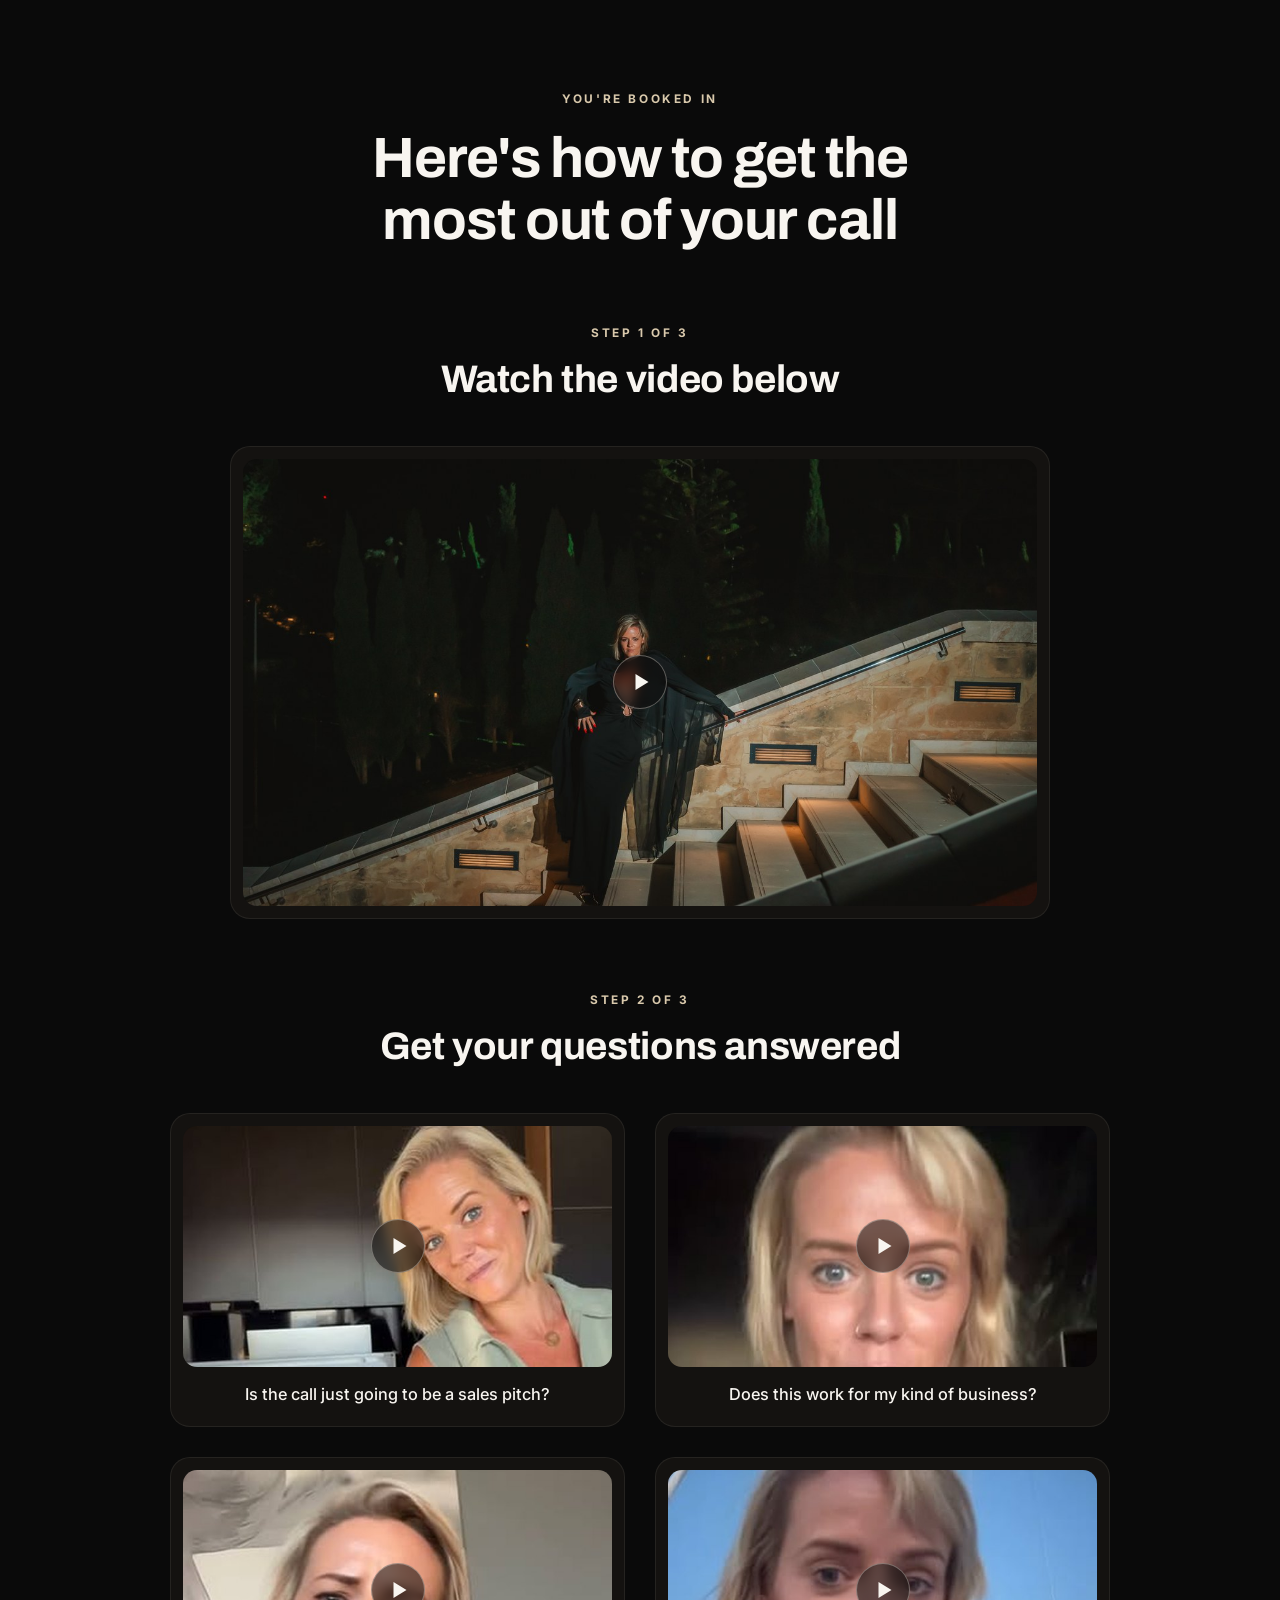
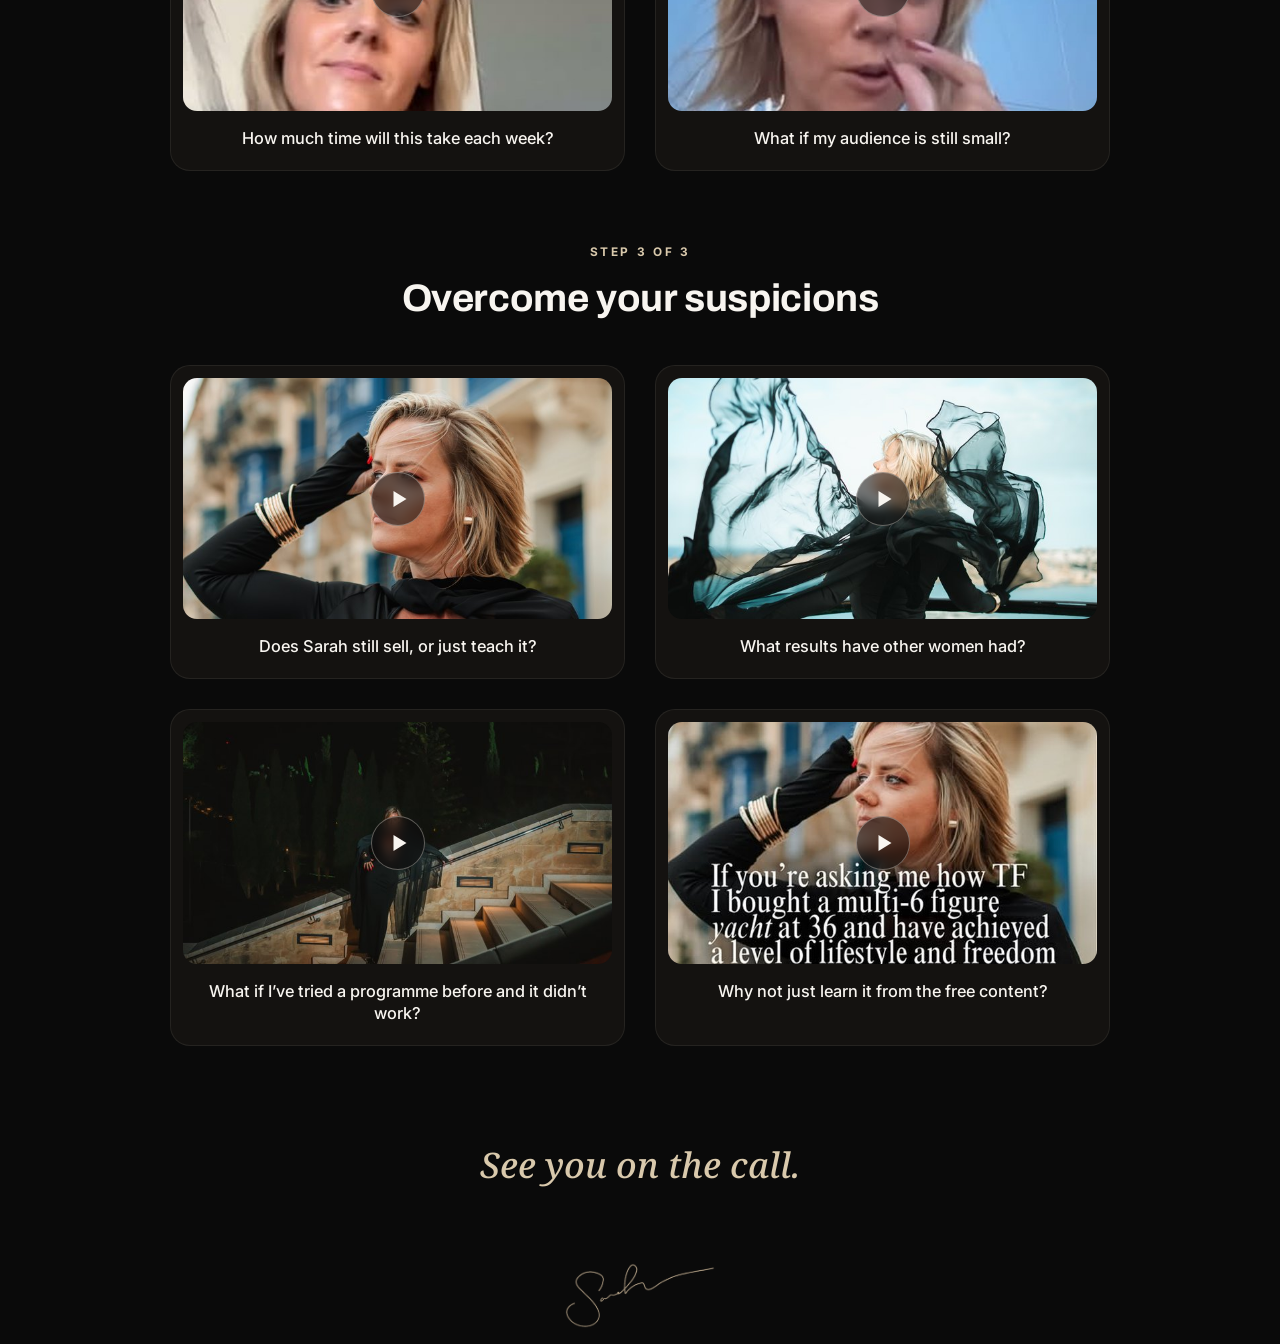
<file: thank-you/index.html>
<!doctype html>
<html lang="en">
<head>
  <meta charset="utf-8" />
  <meta name="viewport" content="width=device-width, initial-scale=1" />
  <title>You're booked in · Sarah Buckland</title>
  <meta name="robots" content="noindex" />
  <script>document.documentElement.className += " js";</script>
  <link rel="icon" href="../assets/img/favicon.png" type="image/png" />
  <link rel="apple-touch-icon" href="../assets/img/apple-touch-icon.png" />
  <link rel="stylesheet" href="../assets/vendor/lenis.css" />
  <link rel="stylesheet" href="../vsl/vsl.css" />
  <link rel="stylesheet" href="../vsl/brand.css" />
<link rel="stylesheet" href="../assets/fonts-lp.css?v=3" />
<link rel="preconnect" href="https://fonts.googleapis.com" />
<link rel="stylesheet" href="https://fonts.googleapis.com/css2?family=Archivo:wght@500;700;800;900&family=Inter:wght@400;500;700&family=Noto+Serif:ital,wght@1,400;1,500&display=swap">
<style>
:root{--bg:#0a0a0a;--surface:#141210;--ink:#f8f5f0;--muted:#cfc6b8;--hair:rgba(248,245,240,.14);--hair-soft:rgba(248,245,240,.07);--accent:#b9a68b;--accent-text:#d9c9ac;--accent-ink:#0a0a0a;--accent-soft:rgba(185,166,139,.16);--sans:"Inter",Arial,sans-serif;--display:"Archivo",Arial,sans-serif}
html{overflow-y:scroll}
body{background:#0a0a0a;color:#f8f5f0;font-family:"Inter",Arial,sans-serif}
.hero__title,.ty-step__title{font-family:"Archivo",Arial,sans-serif;color:#f8f5f0}
.hero__eyebrow,.ty-step__label{color:#d9c9ac}
.ty__signoff{font-family:"Noto Serif",Georgia,serif;font-style:italic;color:#d9c9ac}
</style>
</head>
<body>
  <main class="page">
    <section class="hero" style="padding-bottom:0">
      <p class="eyebrow hero__eyebrow">You're booked in</p>
      <h1 class="hero__title">Here's how to get the most out of your call</h1>
    </section>

    <div class="container">
      <!-- Step 1 · welcome video (video X: one unique frame) -->
      <section class="ty-step">
        <p class="ty-step__label reveal">Step 1 of 3</p>
        <h2 class="ty-step__title reveal" style="--i:1">Watch the video below</h2>
        
        <figure class="ccard ccard--hero reveal reveal--pop" style="--i:2">
          <span class="ccard__thumb"><img src="../assets/img/thankyou/welcome.jpg" alt="Welcome video from Sarah" /><span class="ccard__play" aria-hidden="true"></span></span>
        </figure>
      </section>

      <!-- Step 2 · breakouts (video Y: frames from one sitting) -->
      <section class="ty-step">
        <p class="ty-step__label reveal">Step 2 of 3</p>
        <h2 class="ty-step__title reveal" style="--i:1">Get your questions answered</h2>
        <div class="grid2">
          <figure class="ccard reveal reveal--pop" style="--i:0">
            <span class="ccard__thumb"><img src="../assets/img/thankyou/q1.jpg" alt="" loading="lazy" /><span class="ccard__play" aria-hidden="true"></span></span>
            <figcaption class="ccard__cap" style="padding-top:16px">Is the call just going to be a sales pitch?</figcaption>
          </figure>
          <figure class="ccard reveal reveal--pop" style="--i:1">
            <span class="ccard__thumb"><img src="../assets/img/thankyou/q2.jpg" alt="" loading="lazy" /><span class="ccard__play" aria-hidden="true"></span></span>
            <figcaption class="ccard__cap" style="padding-top:16px">Does this work for my kind of business?</figcaption>
          </figure>
          <figure class="ccard reveal reveal--pop" style="--i:2">
            <span class="ccard__thumb"><img src="../assets/img/thankyou/q3.jpg" alt="" loading="lazy" /><span class="ccard__play" aria-hidden="true"></span></span>
            <figcaption class="ccard__cap" style="padding-top:16px">How much time will this take each week?</figcaption>
          </figure>
          <figure class="ccard reveal reveal--pop" style="--i:3">
            <span class="ccard__thumb"><img src="../assets/img/thankyou/q4.jpg" alt="" loading="lazy" /><span class="ccard__play" aria-hidden="true"></span></span>
            <figcaption class="ccard__cap" style="padding-top:16px">What if my audience is still small?</figcaption>
          </figure>
        </div>
      </section>

      <!-- Step 3 · due diligence (video Z: frames from one other sitting) -->
      <section class="ty-step">
        <p class="ty-step__label reveal">Step 3 of 3</p>
        <h2 class="ty-step__title reveal" style="--i:1">Overcome your suspicions</h2>
        <div class="grid2">
          <figure class="ccard reveal reveal--pop" style="--i:0">
            <span class="ccard__thumb"><img src="../assets/img/thankyou/s1.jpg" alt="" loading="lazy" /><span class="ccard__play" aria-hidden="true"></span></span>
            <figcaption class="ccard__cap" style="padding-top:16px">Does Sarah still sell, or just teach it?</figcaption>
          </figure>
          <figure class="ccard reveal reveal--pop" style="--i:1">
            <span class="ccard__thumb"><img src="../assets/img/thankyou/s2.jpg" alt="" loading="lazy" /><span class="ccard__play" aria-hidden="true"></span></span>
            <figcaption class="ccard__cap" style="padding-top:16px">What results have other women had?</figcaption>
          </figure>
          <figure class="ccard reveal reveal--pop" style="--i:2">
            <span class="ccard__thumb"><img src="../assets/img/thankyou/s3.jpg" alt="" loading="lazy" /><span class="ccard__play" aria-hidden="true"></span></span>
            <figcaption class="ccard__cap" style="padding-top:16px">What if I&rsquo;ve tried a programme before and it didn&rsquo;t work?</figcaption>
          </figure>
          <figure class="ccard reveal reveal--pop" style="--i:3">
            <span class="ccard__thumb"><img src="../assets/img/thankyou/s4.jpg" alt="" loading="lazy" /><span class="ccard__play" aria-hidden="true"></span></span>
            <figcaption class="ccard__cap" style="padding-top:16px">Why not just learn it from the free content?</figcaption>
          </figure>
        </div>
      </section>

      <p class="ty__signoff reveal">See you on the call.</p>
    </div>
  </main>

  <footer class="brandfoot">
    <div class="brand">
      <img src="../assets/img/lp/signature.png" alt="Sarah" style="width:150px;display:block" />
    </div>
  </footer>

  <script src="../assets/vendor/lenis.min.js"></script>
  <script src="../vsl/vsl.js"></script>
</body>
</html>
</file>
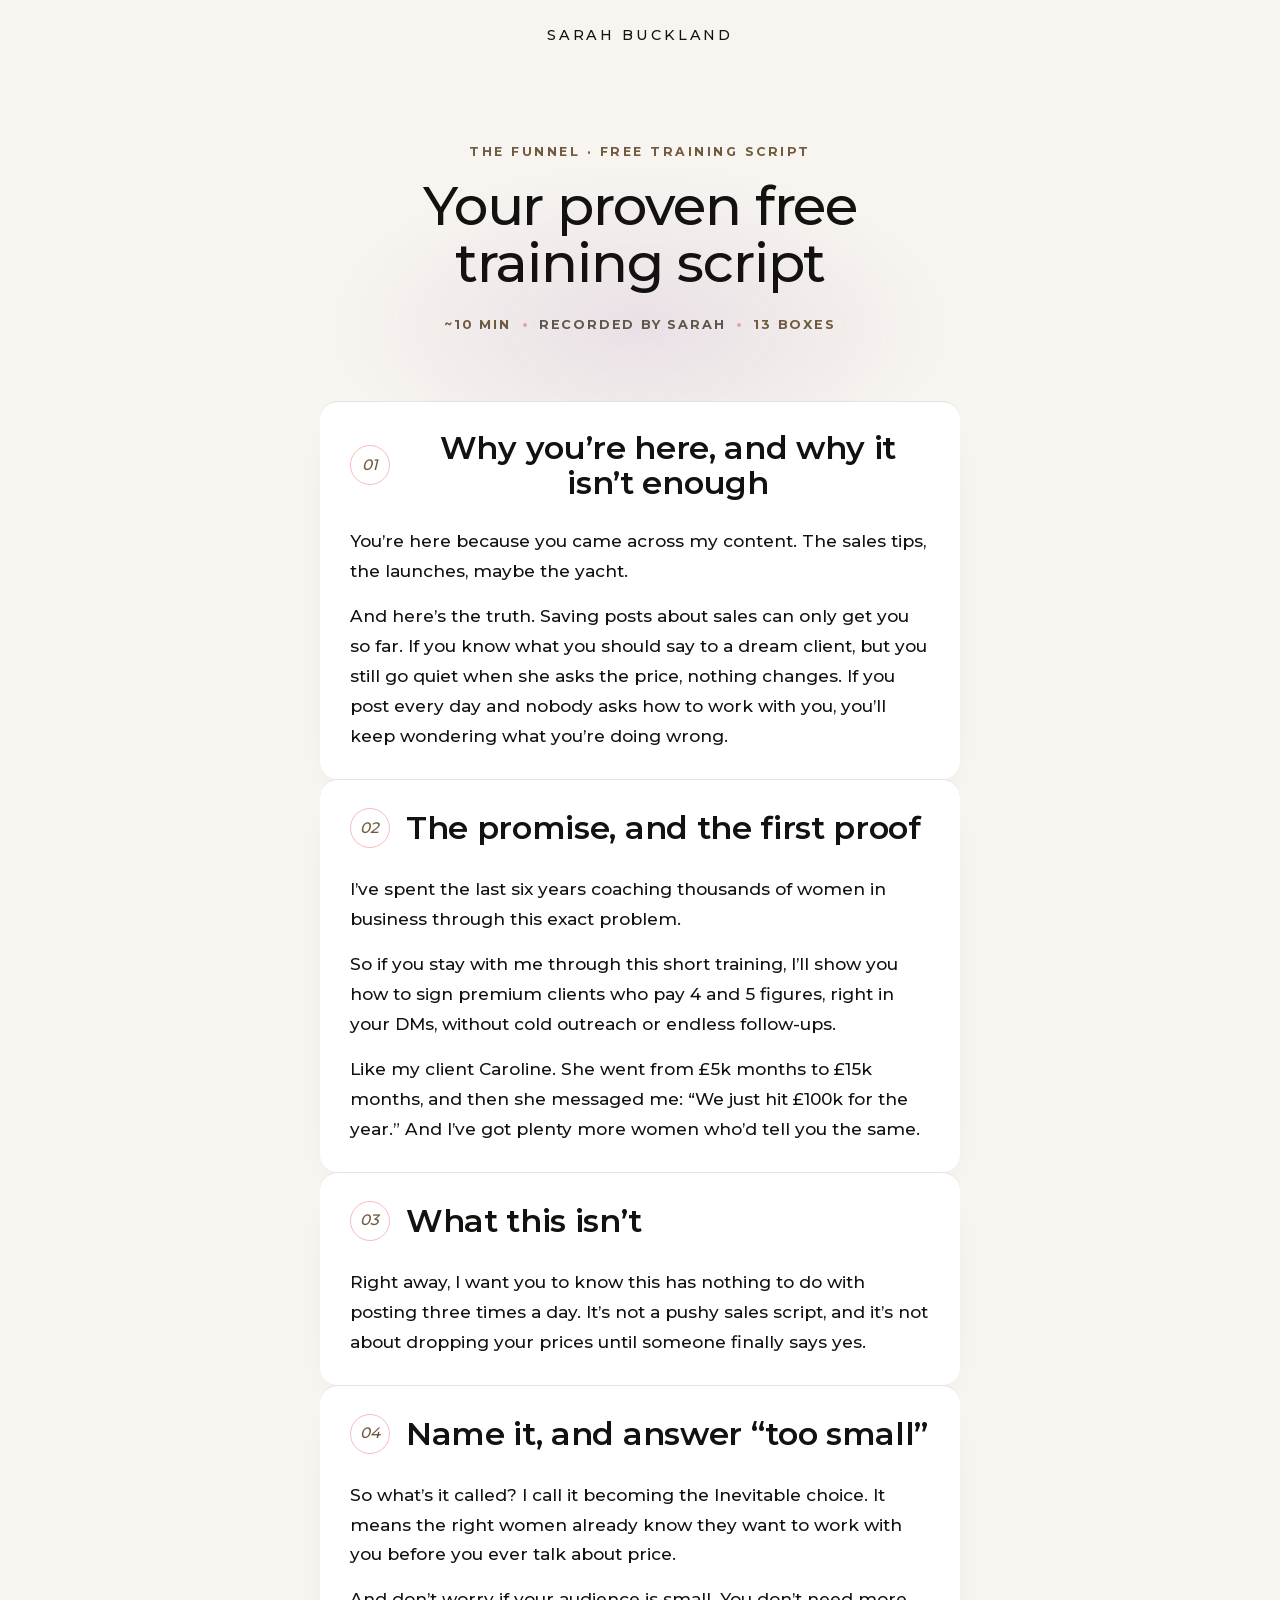
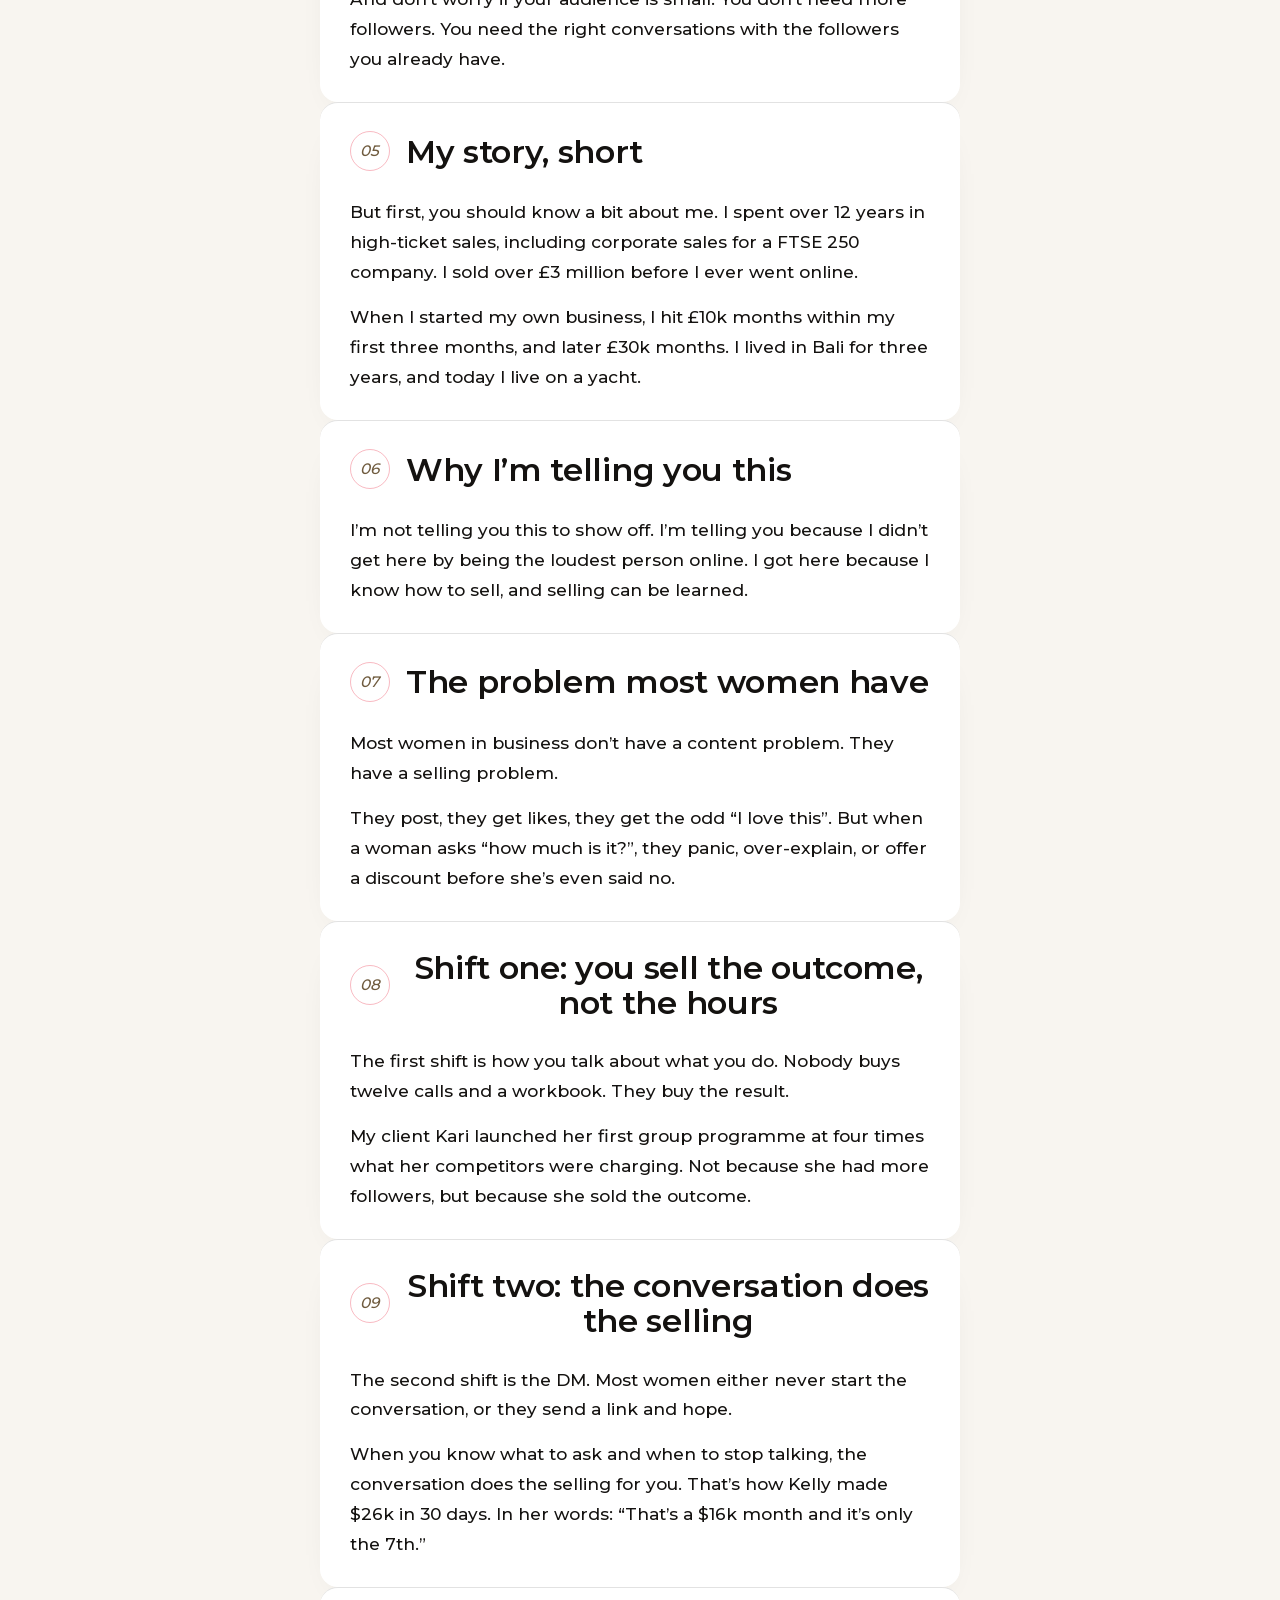
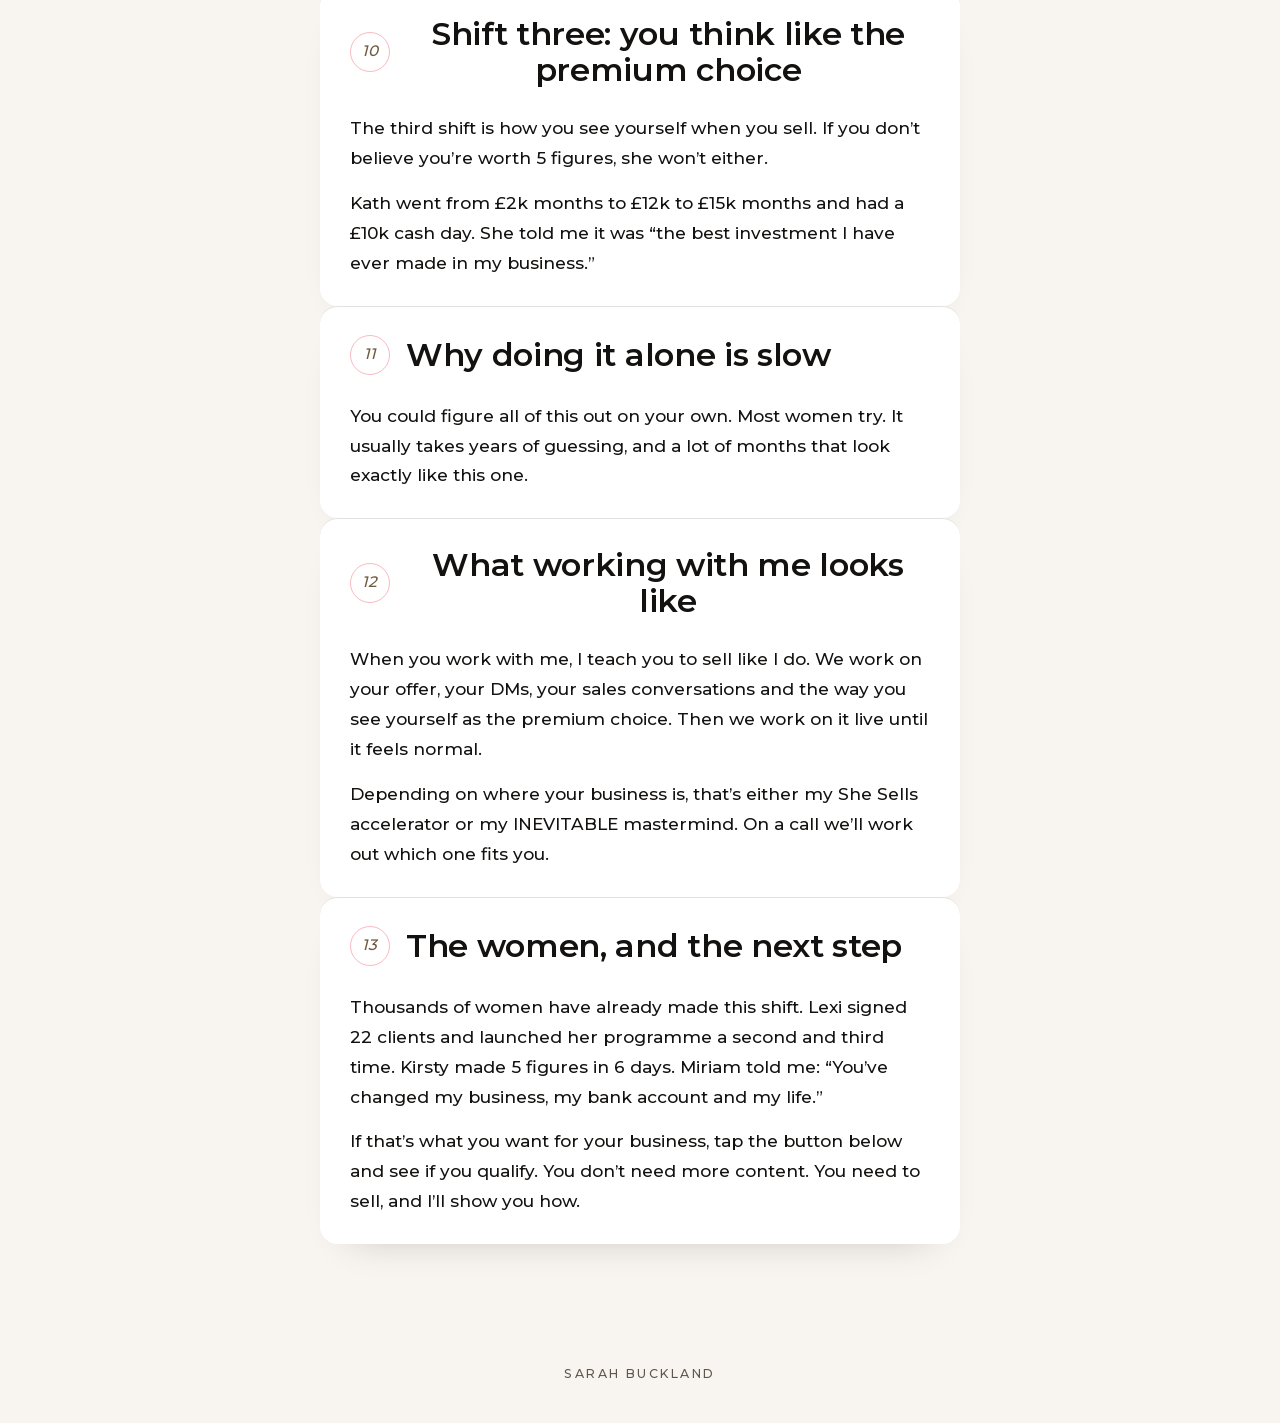
<file: vsl-script/index.html>
<!doctype html>
<html lang="en">
<head>
  <meta charset="utf-8" />
  <meta name="viewport" content="width=device-width, initial-scale=1" />
  <title>Free training script · Sarah Buckland</title>
  <meta name="robots" content="noindex" />
  <script>document.documentElement.className += " js";</script>
  <link rel="icon" href="../assets/img/favicon.png" type="image/png" />
  <link rel="apple-touch-icon" href="../assets/img/apple-touch-icon.png" />
  <link rel="stylesheet" href="../assets/vendor/lenis.css" />
  <link rel="stylesheet" href="../vsl/vsl.css" />
  <link rel="stylesheet" href="../assets/brand.css" />
  <link rel="stylesheet" href="vsl-script.css?v=2" />
  <style>.cue{background:var(--accent-soft)!important;border-color:var(--hair)!important}.cue__icon{background:#fff!important}.sec{padding:28px 30px!important;border-radius:18px;background:#fff;box-shadow:0 20px 40px -32px rgba(20,18,16,.3)} .sec__body p{color:var(--ink)}html{overflow-y:scroll}body{background:#f8f5f0;color:#141210}:root{--accent:#6f5b3e;--accent-soft:rgba(111,91,62,.10);--ink:#141210}</style>
<script data-topfix>try{if("scrollRestoration" in history)history.scrollRestoration="manual"}catch(e){}addEventListener("load",function(){if(!location.hash){scrollTo(0,0);setTimeout(function(){scrollTo(0,0)},50)}});</script>
</head>
<body>
  <header class="brandbar"><div class="brand"><span class="brand__word">Sarah Buckland</span></div></header>
  <main class="page">
    <section class="script">
      <div class="script__glow" aria-hidden="true"></div>
      <div class="container">
        <header class="script__intro">
          <p class="script__eyebrow reveal">The funnel · free training script</p>
          <h1 class="script__title reveal" style="--i:1">Your proven free training script</h1>
          <p class="script__meta reveal" style="--i:2"><b>~10 min</b> <span class="dot" aria-hidden="true"></span> recorded by Sarah <span class="dot" aria-hidden="true"></span> <b>13 boxes</b></p>
        </header>
        <section class="sec reveal">
          <div class="sec__head"><span class="sec__num">01</span><h2 class="sec__title">Why you&rsquo;re here, and why it isn&rsquo;t enough</h2></div>
          <div class="sec__body"><p>You&rsquo;re here because you came across my content. The sales tips, the launches, maybe the yacht.</p><p>And here&rsquo;s the truth. Saving posts about sales can only get you so far. If you know what you should say to a dream client, but you still go quiet when she asks the price, nothing changes. If you post every day and nobody asks how to work with you, you&rsquo;ll keep wondering what you&rsquo;re doing wrong.</p></div>
        </section>
        <section class="sec reveal">
          <div class="sec__head"><span class="sec__num">02</span><h2 class="sec__title">The promise, and the first proof</h2></div>
          <div class="sec__body"><p>I&rsquo;ve spent the last six years coaching thousands of women in business through this exact problem.</p><p>So if you stay with me through this short training, I&rsquo;ll show you how to sign premium clients who pay 4 and 5 figures, right in your DMs, without cold outreach or endless follow-ups.</p><p>Like my client Caroline. She went from &pound;5k months to &pound;15k months, and then she messaged me: &ldquo;We just hit &pound;100k for the year.&rdquo; And I&rsquo;ve got plenty more women who&rsquo;d tell you the same.</p></div>
        </section>
        <section class="sec reveal">
          <div class="sec__head"><span class="sec__num">03</span><h2 class="sec__title">What this isn&rsquo;t</h2></div>
          <div class="sec__body"><p>Right away, I want you to know this has nothing to do with posting three times a day. It&rsquo;s not a pushy sales script, and it&rsquo;s not about dropping your prices until someone finally says yes.</p></div>
        </section>
        <section class="sec reveal">
          <div class="sec__head"><span class="sec__num">04</span><h2 class="sec__title">Name it, and answer &ldquo;too small&rdquo;</h2></div>
          <div class="sec__body"><p>So what&rsquo;s it called? I call it becoming the Inevitable choice. It means the right women already know they want to work with you before you ever talk about price.</p><p>And don&rsquo;t worry if your audience is small. You don&rsquo;t need more followers. You need the right conversations with the followers you already have.</p></div>
        </section>
        <section class="sec reveal">
          <div class="sec__head"><span class="sec__num">05</span><h2 class="sec__title">My story, short</h2></div>
          <div class="sec__body"><p>But first, you should know a bit about me. I spent over 12 years in high-ticket sales, including corporate sales for a FTSE 250 company. I sold over &pound;3 million before I ever went online.</p><p>When I started my own business, I hit &pound;10k months within my first three months, and later &pound;30k months. I lived in Bali for three years, and today I live on a yacht.</p></div>
        </section>
        <section class="sec reveal">
          <div class="sec__head"><span class="sec__num">06</span><h2 class="sec__title">Why I&rsquo;m telling you this</h2></div>
          <div class="sec__body"><p>I&rsquo;m not telling you this to show off. I&rsquo;m telling you because I didn&rsquo;t get here by being the loudest person online. I got here because I know how to sell, and selling can be learned.</p></div>
        </section>
        <section class="sec reveal">
          <div class="sec__head"><span class="sec__num">07</span><h2 class="sec__title">The problem most women have</h2></div>
          <div class="sec__body"><p>Most women in business don&rsquo;t have a content problem. They have a selling problem.</p><p>They post, they get likes, they get the odd &ldquo;I love this&rdquo;. But when a woman asks &ldquo;how much is it?&rdquo;, they panic, over-explain, or offer a discount before she&rsquo;s even said no.</p></div>
        </section>
        <section class="sec reveal">
          <div class="sec__head"><span class="sec__num">08</span><h2 class="sec__title">Shift one: you sell the outcome, not the hours</h2></div>
          <div class="sec__body"><p>The first shift is how you talk about what you do. Nobody buys twelve calls and a workbook. They buy the result.</p><p>My client Kari launched her first group programme at four times what her competitors were charging. Not because she had more followers, but because she sold the outcome.</p></div>
        </section>
        <section class="sec reveal">
          <div class="sec__head"><span class="sec__num">09</span><h2 class="sec__title">Shift two: the conversation does the selling</h2></div>
          <div class="sec__body"><p>The second shift is the DM. Most women either never start the conversation, or they send a link and hope.</p><p>When you know what to ask and when to stop talking, the conversation does the selling for you. That&rsquo;s how Kelly made $26k in 30 days. In her words: &ldquo;That&rsquo;s a $16k month and it&rsquo;s only the 7th.&rdquo;</p></div>
        </section>
        <section class="sec reveal">
          <div class="sec__head"><span class="sec__num">10</span><h2 class="sec__title">Shift three: you think like the premium choice</h2></div>
          <div class="sec__body"><p>The third shift is how you see yourself when you sell. If you don&rsquo;t believe you&rsquo;re worth 5 figures, she won&rsquo;t either.</p><p>Kath went from &pound;2k months to &pound;12k to &pound;15k months and had a &pound;10k cash day. She told me it was &ldquo;the best investment I have ever made in my business.&rdquo;</p></div>
        </section>
        <section class="sec reveal">
          <div class="sec__head"><span class="sec__num">11</span><h2 class="sec__title">Why doing it alone is slow</h2></div>
          <div class="sec__body"><p>You could figure all of this out on your own. Most women try. It usually takes years of guessing, and a lot of months that look exactly like this one.</p></div>
        </section>
        <section class="sec reveal">
          <div class="sec__head"><span class="sec__num">12</span><h2 class="sec__title">What working with me looks like</h2></div>
          <div class="sec__body"><p>When you work with me, I teach you to sell like I do. We work on your offer, your DMs, your sales conversations and the way you see yourself as the premium choice. Then we work on it live until it feels normal.</p><p>Depending on where your business is, that&rsquo;s either my She Sells accelerator or my INEVITABLE mastermind. On a call we&rsquo;ll work out which one fits you.</p></div>
        </section>
        <section class="sec reveal">
          <div class="sec__head"><span class="sec__num">13</span><h2 class="sec__title">The women, and the next step</h2></div>
          <div class="sec__body"><p>Thousands of women have already made this shift. Lexi signed 22 clients and launched her programme a second and third time. Kirsty made 5 figures in 6 days. Miriam told me: &ldquo;You&rsquo;ve changed my business, my bank account and my life.&rdquo;</p><p>If that&rsquo;s what you want for your business, tap the button below and see if you qualify. You don&rsquo;t need more content. You need to sell, and I&rsquo;ll show you how.</p></div>
        </section>
  </main>
  <footer class="brandfoot"><div class="brand"><span class="brand__word">Sarah Buckland</span></div></footer>
  <script src="../assets/vendor/lenis.min.js"></script>
  <script src="../vsl/vsl.js"></script>
</body>
</html>
</file>
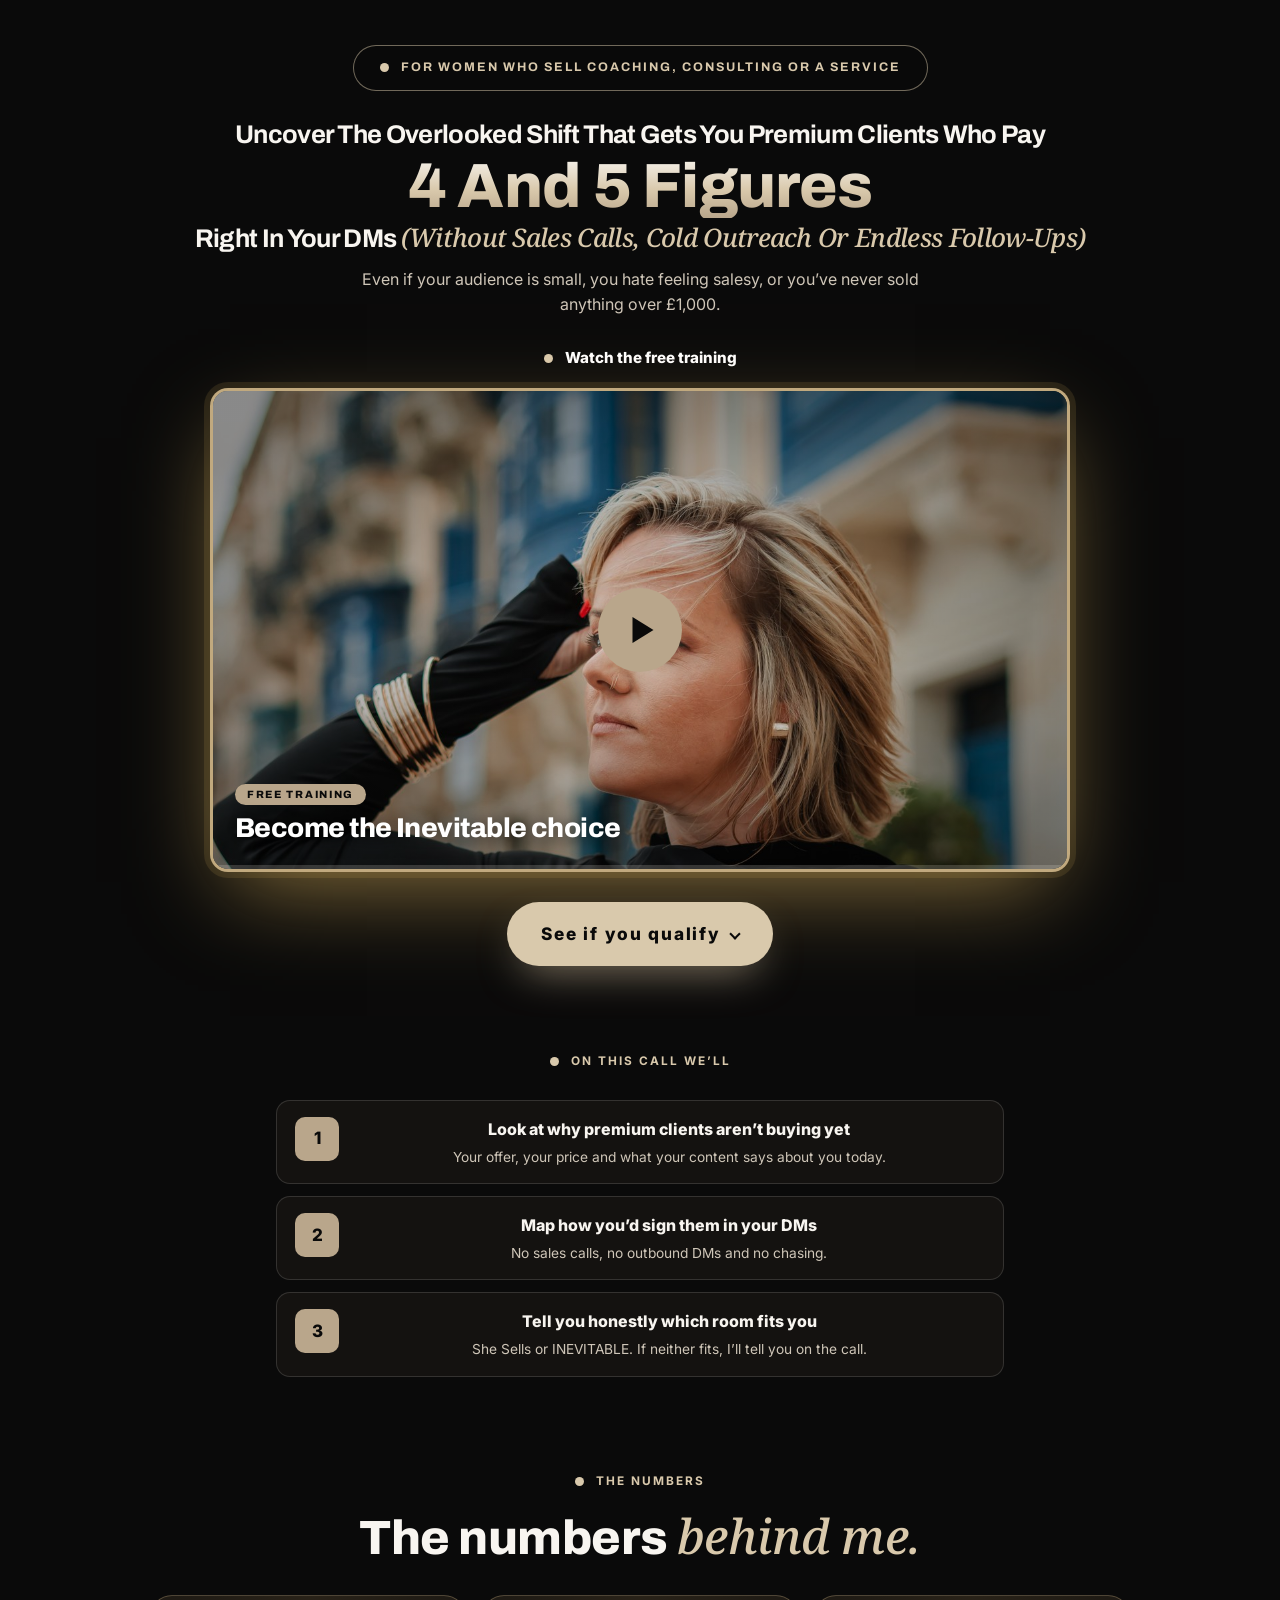
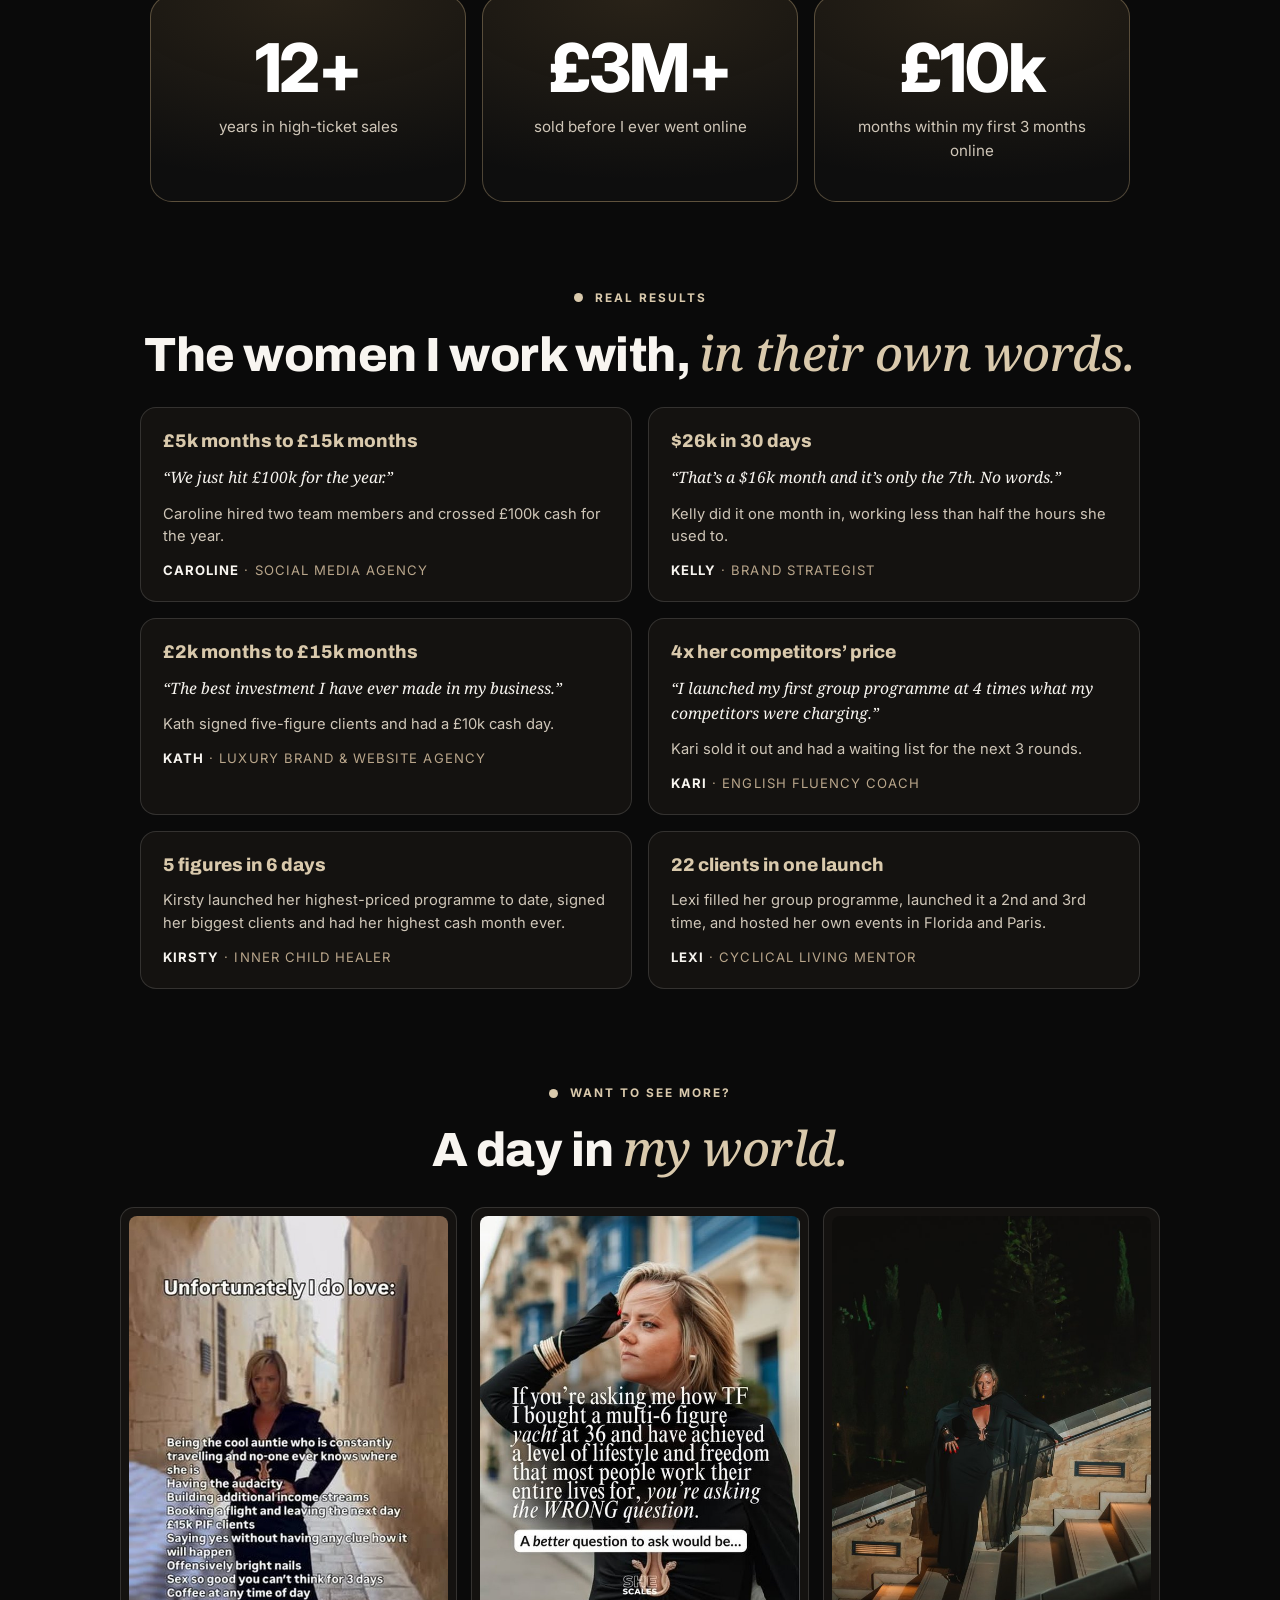
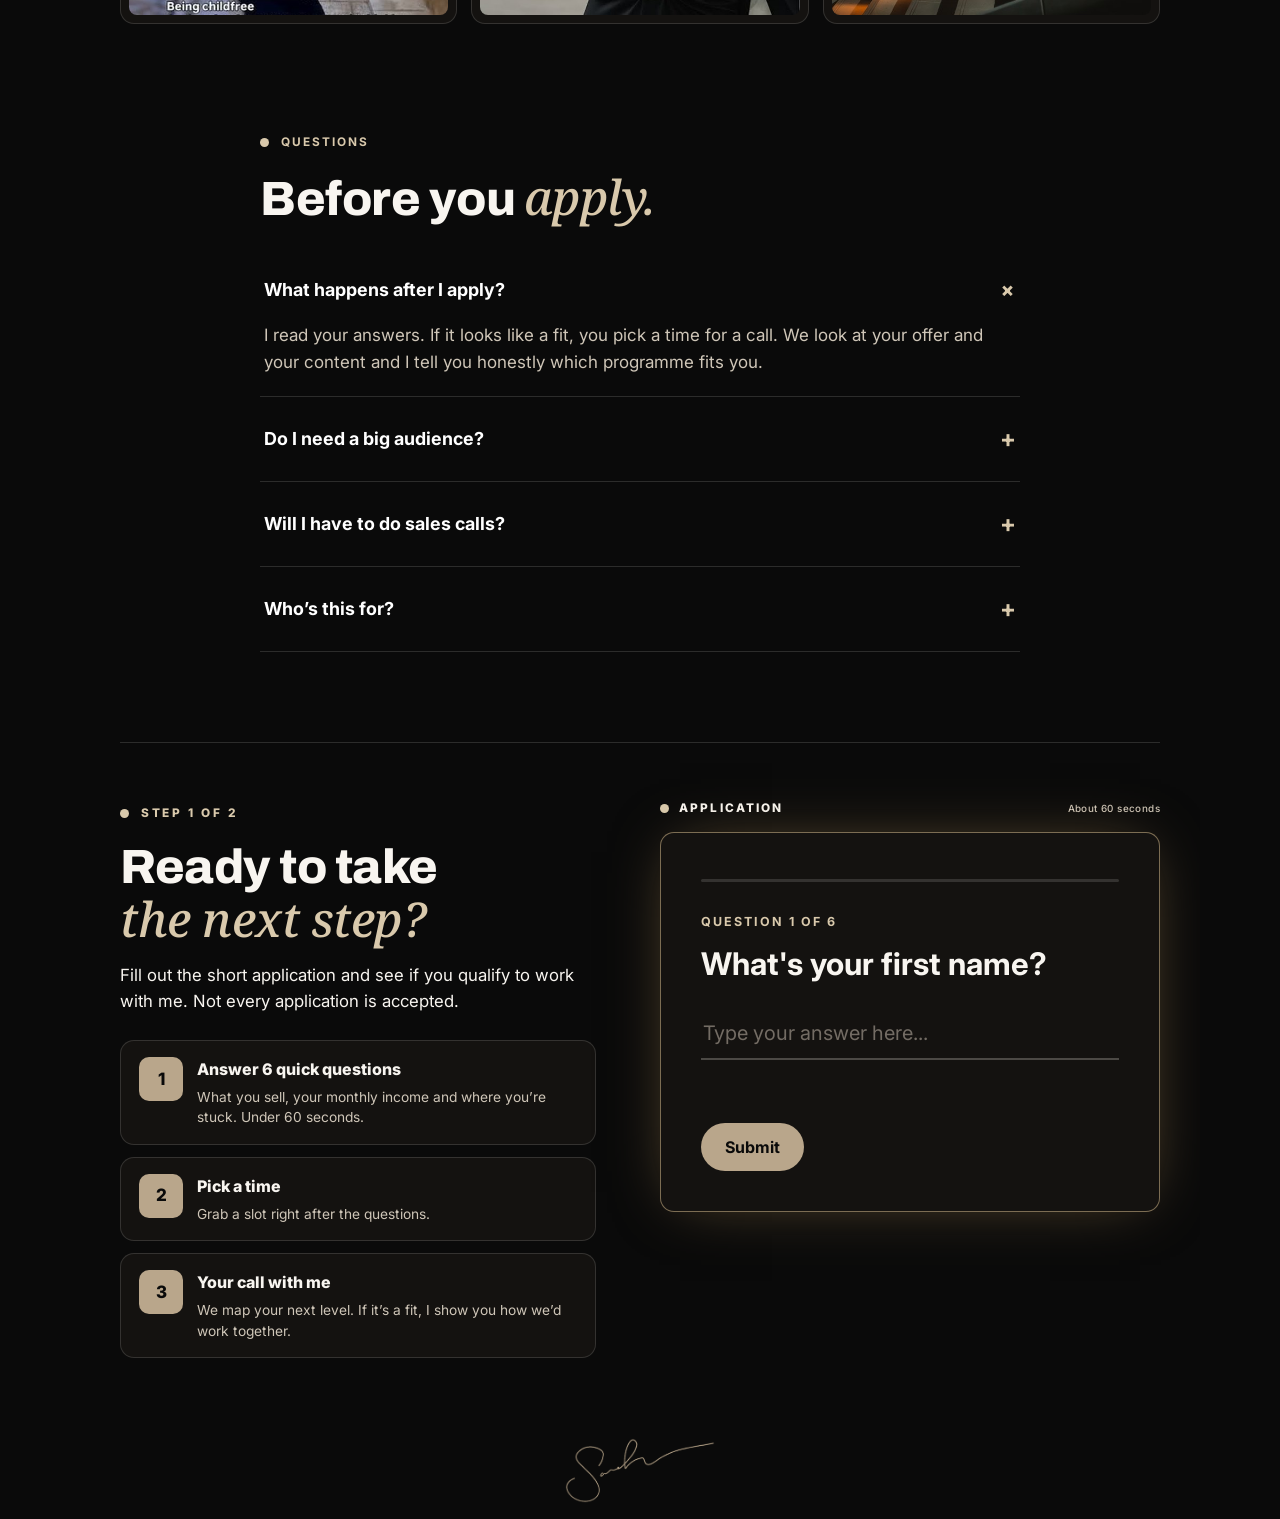
<file: vsl/index.html>
<!doctype html>
<html lang="en">
<head>
  <meta charset="utf-8" />
  <meta name="viewport" content="width=device-width, initial-scale=1" />
  <title>Free Training · Sarah Buckland</title>
  <meta name="robots" content="noindex" />
  <script>document.documentElement.className += " js";</script>
  <link rel="icon" href="../assets/img/favicon.png" type="image/png" />
  <link rel="apple-touch-icon" href="../assets/img/apple-touch-icon.png" />
  <link rel="stylesheet" href="vsl.css" />
  <link rel="stylesheet" href="brand.css" />
  <link rel="stylesheet" href="st6.css" />
  <link rel="stylesheet" href="lt.css" />
<script data-topfix>try{if("scrollRestoration" in history)history.scrollRestoration="manual"}catch(e){}addEventListener("load",function(){if(!location.hash){scrollTo(0,0);setTimeout(function(){scrollTo(0,0)},50)}});</script>
<link rel="preconnect" href="https://fonts.googleapis.com" />
<link rel="stylesheet" href="https://fonts.googleapis.com/css2?family=Archivo:wght@500;700;800;900&family=Inter:wght@400;500;700&family=Noto+Serif:ital,wght@1,400;1,500&display=swap">
<style>
/* Sarah's own brand, read off sarahbucklandcoaching.com: near-black, cream, champagne; Archivo + Noto Serif italic + Inter */
:root{--bg:#0a0a0a;--surface:#141210;--ink:#f8f5f0;--muted:#cfc6b8;--hair:rgba(248,245,240,.14);--hair-soft:rgba(248,245,240,.07);--accent:#b9a68b;--accent-text:#d9c9ac;--accent-ink:#0a0a0a;--accent-soft:rgba(185,166,139,.16);--sans:"Inter",Arial,sans-serif;--display:"Archivo",Arial,sans-serif}
html{overflow-y:scroll}
body{background:#0a0a0a;color:#f8f5f0;font-family:"Inter",Arial,sans-serif}
.lt-h1,.lt-h2{color:#f8f5f0;font-family:"Archivo",Arial,sans-serif}
.lt-h1__b{background:linear-gradient(180deg,#f8f5f0,#d9c9ac 55%,#b9a68b);-webkit-background-clip:text;background-clip:text;color:transparent;filter:none}
.lt-h2 em,.lt-h1__c em{font-family:"Noto Serif",Georgia,serif;font-style:italic;font-weight:500;color:#d9c9ac}
.lt-pill{background:rgba(10,10,10,.85);border-color:rgba(217,201,172,.5);box-shadow:none;font-family:"Archivo",Arial,sans-serif}
.lt-pill i,.lt-watch i,.lt-kicker i,.lt-step i,.lt-apply__head i{box-shadow:none}
.lt-kicker,.lt-pill{font-weight:700;letter-spacing:2px;color:#d9c9ac}
.lt-video__cap{font-family:"Archivo",Arial,sans-serif}
.lt-steps h3{color:#f8f5f0}
.lt-oncall{max-width:760px;margin:clamp(56px,9vh,96px) auto 0;padding:0 max(16px,env(safe-area-inset-left,0px))}
.lt-reviews{max-width:1000px;margin:clamp(56px,9vh,96px) auto 0}
.rv__grid{display:grid;grid-template-columns:repeat(2,minmax(0,1fr));gap:16px;margin-top:26px;text-align:left}
.rv{margin:0;padding:22px 22px 20px;border-radius:16px;background:#141210;border:1px solid var(--hair);display:grid;gap:12px;align-content:start}
.rv__res{font:800 1.15rem/1.25 "Archivo",Arial,sans-serif;color:#d9c9ac}
.rv blockquote{margin:0;color:#f8f5f0;line-height:1.6;font-size:.98rem;font-family:"Noto Serif",Georgia,serif;font-style:italic}
.rv p{margin:0;color:var(--muted);line-height:1.55;font-size:.92rem}
.rv figcaption{color:#b9a68b;font-size:.82rem;letter-spacing:.08em;text-transform:uppercase}.rv figcaption b{color:#f8f5f0}
@media (max-width:700px){.rv__grid{grid-template-columns:1fr}}
.lt-h1{letter-spacing:-.02em}.lt-h2{letter-spacing:-.01em}.lt-sub{max-width:62ch;margin:14px auto 0}
.btn-apply{background:#d9c9ac;color:#0a0a0a}
.sig{display:block;width:150px;margin:0 auto;filter:none}
</style>
</head>
<body>
  <!-- ONE page: eyebrow, headline, free training video, CTA, on this call, numbers, results, wins, FAQ, application. -->
  <main class="page lt">
    <div class="lt-hero">
      <p class="lt-pill"><i></i>For women who sell coaching, consulting or a service</p>
      <h1 class="lt-h1">
        <span class="lt-h1__a">Uncover The Overlooked Shift That Gets You Premium Clients Who Pay</span>
        <span class="lt-h1__b">4 And 5 Figures</span>
        <span class="lt-h1__c">Right In Your DMs <em>(Without Sales Calls, Cold Outreach Or Endless Follow-Ups)</em></span>
      </h1>
      <p class="lt-sub">Even if your audience is small, you hate feeling salesy, or you&rsquo;ve never sold anything over &pound;1,000.</p>
      <p class="lt-watch"><i></i><b>Watch the free training</b></p>

      <!-- {SWAP: training video} -->
      <div class="lt-video">
        <button class="video__frame" type="button" data-optin aria-label="Watch the free training">
          <img src="../assets/img/vsl-thumb.jpg" alt="Sarah Buckland" />
          <span class="video__scrim" aria-hidden="true"></span>
          <span class="play" aria-hidden="true"></span>
          <span class="lt-video__cap" aria-hidden="true"><b>Free training</b><strong>Become the Inevitable choice</strong></span>
          <span class="video__bar" aria-hidden="true"><span></span></span>
        </button>
      </div>

      <div class="lt-cta">
        <a class="btn-apply" href="#apply-inline">See if you qualify <span class="arr" aria-hidden="true" style="transform:rotate(45deg)"></span></a>
      </div>
    </div>

    <section class="lt-oncall">
      <p class="lt-kicker"><i></i>On this call we&rsquo;ll</p>
      <ol class="lt-steps">
        <li><b>1</b><div><h3>Look at why premium clients aren&rsquo;t buying yet</h3><p>Your offer, your price and what your content says about you today.</p></div></li>
        <li><b>2</b><div><h3>Map how you&rsquo;d sign them in your DMs</h3><p>No sales calls, no outbound DMs and no chasing.</p></div></li>
        <li><b>3</b><div><h3>Tell you honestly which room fits you</h3><p>She Sells or INEVITABLE. If neither fits, I&rsquo;ll tell you on the call.</p></div></li>
      </ol>
    </section>

    <section class="lt-numbers">
      <p class="lt-kicker"><i></i>The numbers</p>
      <h2 class="lt-h2">The numbers <em>behind me.</em></h2>
      <div class="lt-numbers__grid">
        <div><b>12+</b><span>years in high-ticket sales</span></div>
        <div><b>&pound;3M+</b><span>sold before I ever went online</span></div>
        <div><b>&pound;10k</b><span>months within my first 3 months online</span></div>
      </div>
    </section>

    <section class="lt-reviews">
      <p class="lt-kicker"><i></i>Real results</p>
      <h2 class="lt-h2">The women I work with, <em>in their own words.</em></h2>
      <div class="rv__grid">
        <figure class="rv"><span class="rv__res">&pound;5k months to &pound;15k months</span><blockquote>&ldquo;We just hit &pound;100k for the year.&rdquo;</blockquote><p>Caroline hired two team members and crossed &pound;100k cash for the year.</p><figcaption><b>Caroline</b> &middot; Social media agency</figcaption></figure>
        <figure class="rv"><span class="rv__res">$26k in 30 days</span><blockquote>&ldquo;That&rsquo;s a $16k month and it&rsquo;s only the 7th. No words.&rdquo;</blockquote><p>Kelly did it one month in, working less than half the hours she used to.</p><figcaption><b>Kelly</b> &middot; Brand strategist</figcaption></figure>
        <figure class="rv"><span class="rv__res">&pound;2k months to &pound;15k months</span><blockquote>&ldquo;The best investment I have ever made in my business.&rdquo;</blockquote><p>Kath signed five-figure clients and had a &pound;10k cash day.</p><figcaption><b>Kath</b> &middot; Luxury brand &amp; website agency</figcaption></figure>
        <figure class="rv"><span class="rv__res">4x her competitors&rsquo; price</span><blockquote>&ldquo;I launched my first group programme at 4 times what my competitors were charging.&rdquo;</blockquote><p>Kari sold it out and had a waiting list for the next 3 rounds.</p><figcaption><b>Kari</b> &middot; English fluency coach</figcaption></figure>
        <figure class="rv"><span class="rv__res">5 figures in 6 days</span><p>Kirsty launched her highest-priced programme to date, signed her biggest clients and had her highest cash month ever.</p><figcaption><b>Kirsty</b> &middot; Inner child healer</figcaption></figure>
        <figure class="rv"><span class="rv__res">22 clients in one launch</span><p>Lexi filled her group programme, launched it a 2nd and 3rd time, and hosted her own events in Florida and Paris.</p><figcaption><b>Lexi</b> &middot; Cyclical living mentor</figcaption></figure>
      </div>
    </section>

    <section class="lt-wins">
      <p class="lt-kicker"><i></i>Want to see more?</p>
      <h2 class="lt-h2">A day in <em>my world.</em></h2>
      <div class="lt-wins__grid"><figure class="lt-win"><img src="../assets/img/proof/p1.jpg" alt="Sarah on her yacht" loading="lazy" /></figure><figure class="lt-win"><img src="../assets/img/proof/p2.jpg" alt="Sarah Buckland" loading="lazy" /></figure><figure class="lt-win"><img src="../assets/img/proof/p3.jpg" alt="Sarah Buckland" loading="lazy" /></figure></div>
    </section>

    <section class="st6__faq lt-faq">
      <p class="lt-kicker"><i></i>Questions</p>
      <h2 class="lt-h2">Before you <em>apply.</em></h2>
      <details open><summary>What happens after I apply?</summary><p>I read your answers. If it looks like a fit, you pick a time for a call. We look at your offer and your content and I tell you honestly which programme fits you.</p></details>
      <details><summary>Do I need a big audience?</summary><p>No. Premium clients care about how you position yourself, not how many followers you have.</p></details>
      <details><summary>Will I have to do sales calls?</summary><p>No. The whole point is that clients decide in your DMs, without calls, outbound messages or chasing.</p></details>
      <details><summary>Who&rsquo;s this for?</summary><p>Coaches, consultants, service providers and agency owners who already have clients and want premium ones.</p></details>
    </section>

    <section class="lt-apply" id="apply">
      <div class="lt-apply__left">
        <p class="lt-step"><i></i>Step 1 of 2</p>
        <h2 class="lt-h2">Ready to take <em>the next step?</em></h2>
        <p class="lt-apply__lead">Fill out the short application and see if you qualify to work with me. Not every application is accepted.</p>
        <ol class="lt-steps">
          <li><b>1</b><div><h3>Answer 6 quick questions</h3><p>What you sell, your monthly income and where you&rsquo;re stuck. Under 60 seconds.</p></div></li>
          <li><b>2</b><div><h3>Pick a time</h3><p>Grab a slot right after the questions.</p></div></li>
          <li><b>3</b><div><h3>Your call with me</h3><p>We map your next level. If it&rsquo;s a fit, I show you how we&rsquo;d work together.</p></div></li>
        </ol>
      </div>
      <div class="lt-apply__right">
        <p class="lt-apply__head"><span><i></i>Application</span><small>About 60 seconds</small></p>
        <div class="st6__form" id="apply-inline">
      <div class="apply__progress"><span id="apply-bar"></span></div>

      <div class="q on">
        <p class="q__count">Question 1 of 6</p>
        <h3 class="q__title">What's your first name?</h3>
        <input class="q__input" type="text" placeholder="Type your answer here..." autocomplete="given-name" />
        <div class="q__foot"><button class="q__ok" type="button">Submit</button></div>
      </div>

      <div class="q">
        <p class="q__count">Question 2 of 6</p>
        <h3 class="q__title">What do you sell?</h3>
        <div class="q__opts">
          <button class="q__opt" type="button"><kbd>A</kbd>Coaching or mentoring</button>
          <button class="q__opt" type="button"><kbd>B</kbd>Consulting or a done-for-you service</button>
          <button class="q__opt" type="button"><kbd>C</kbd>An agency</button>
          <button class="q__opt" type="button"><kbd>D</kbd>Something else</button>
        </div>
      </div>

      <div class="q">
        <p class="q__count">Question 3 of 6</p>
        <h3 class="q__title">What does your business make in an average month?</h3>
        <div class="q__opts">
          <button class="q__opt" type="button"><kbd>A</kbd>Under &pound;3,000</button>
          <button class="q__opt" type="button"><kbd>B</kbd>&pound;3,000 to &pound;10,000</button>
          <button class="q__opt" type="button"><kbd>C</kbd>&pound;10,000 to &pound;20,000</button>
          <button class="q__opt" type="button"><kbd>D</kbd>Over &pound;20,000</button>
        </div>
      </div>

      <div class="q">
        <p class="q__count">Question 4 of 6</p>
        <h3 class="q__title">What's holding you back the most right now?</h3>
        <div class="q__opts">
          <button class="q__opt" type="button"><kbd>A</kbd>I'm not attracting premium clients</button>
          <button class="q__opt" type="button"><kbd>B</kbd>People say it's too expensive</button>
          <button class="q__opt" type="button"><kbd>C</kbd>My content gets lost in the noise</button>
          <button class="q__opt" type="button"><kbd>D</kbd>I feel salesy when I sell</button>
        </div>
      </div>

      <div class="q">
        <p class="q__count">Question 5 of 6</p>
        <h3 class="q__title">If it's a good fit, can you start in the next 2 weeks?</h3>
        <div class="q__opts">
          <button class="q__opt" type="button"><kbd>A</kbd>Yes</button>
          <button class="q__opt" type="button"><kbd>B</kbd>I need to move a few things around</button>
          <button class="q__opt" type="button"><kbd>C</kbd>Not right now</button>
        </div>
      </div>

      <div class="q">
        <p class="q__count">Question 6 of 6</p>
        <h3 class="q__title">What's your WhatsApp number?</h3>
        <input class="q__input" type="tel" placeholder="+44 ..." autocomplete="tel" />
        <div class="q__foot"><button class="q__ok" type="button">Submit</button></div>
      </div>

      <div class="q">
        <p class="q__count">Last step</p>
        <h3 class="q__title">Pick a time to speak with me</h3>
        <div class="book__days">
          <button class="book__day sel" type="button"><small>Tue</small><b>3</b></button>
          <button class="book__day" type="button"><small>Wed</small><b>4</b></button>
          <button class="book__day" type="button"><small>Thu</small><b>5</b></button>
        </div>
        <div class="book__slots">
          <a class="book__slot" href="../thank-you/">10:00</a>
          <a class="book__slot" href="../thank-you/">13:30</a>
          <a class="book__slot" href="../thank-you/">17:00</a>
        </div>
        <p class="book__tz">UK time</p>
      </div>
    </div>
      </div>
    </section>
  </main>

  <footer class="brandfoot">
    <img class="sig" src="../assets/img/lp/signature.png" alt="Sarah" />
  </footer>

  <!-- ====================== EMAIL POP-UP (click the video) ====================== -->
  <div class="apply optin" id="optin" aria-hidden="true" role="dialog" aria-modal="true" aria-label="Unlock the free training">
    <div class="apply__card optin__card">
      <button class="apply__close" type="button" data-close aria-label="Close">&times;</button>
      <form class="optin__form" id="optin-form" novalidate>
        <p class="q__count">Free training</p>
        <h3 class="q__title">Enter your email to unlock access</h3>
        <input class="q__input" type="email" placeholder="Your email address" autocomplete="email" required />
        <div class="q__foot"><button class="q__ok" type="submit">Unlock access</button></div>
      </form>
    </div>
  </div>

  <script src="vsl.js"></script>
  <script>
    // application: one question at a time, ends on the calendar
    (function () {
      var box = document.getElementById("apply-inline"); if (!box) return;
      var qs = [].slice.call(box.querySelectorAll(".q")), bar = document.getElementById("apply-bar"), i = 0;
      function show(n) { i = Math.min(n, qs.length - 1); qs.forEach(function (q, k) { q.classList.toggle("on", k === i); }); bar.style.width = Math.round(i / (qs.length - 1) * 100) + "%"; }
      qs.forEach(function (q) {
        q.querySelectorAll(".q__opt").forEach(function (o, _, all) { o.addEventListener("click", function () { all.forEach(function (x) { x.classList.remove("sel"); }); o.classList.add("sel"); setTimeout(function () { show(i + 1); }, 300); }); });
        var ok = q.querySelector(".q__ok"); if (ok) ok.addEventListener("click", function () { show(i + 1); });
        var inp = q.querySelector(".q__input"); if (inp) inp.addEventListener("keydown", function (e) { if (e.key === "Enter") { e.preventDefault(); show(i + 1); } });
        q.querySelectorAll(".book__day").forEach(function (d, _, all) { d.addEventListener("click", function () { all.forEach(function (x) { x.classList.remove("sel"); }); d.classList.add("sel"); }); });
      });
    })();
  </script>
</body>
</html>
</file>
<file: assets/phone-prof.css>
/* In-feed phone mock (static ad + carousel). Shell per references/in-feed-phone-mock.md */
.sa { position: relative; overflow: hidden; padding: clamp(46px, 7vh, 84px) 0 clamp(56px, 8vh, 96px); }
.sa__glow { position: absolute; top: 0; left: 50%; transform: translateX(-50%); width: min(900px, 120vw); height: 520px; pointer-events: none;
  background: radial-gradient(50% 50% at 50% 50%, rgba(160, 120, 180, 0.2), transparent 70%); }
.sa__intro { position: relative; text-align: center; margin-bottom: clamp(30px, 5vh, 48px); padding: 0 20px; }
.sa__title { font-family: var(--display); font-weight: 500; font-size: clamp(1.9rem, 4vw, 2.6rem); line-height: 1.1; color: var(--ink); }
.stage { position: relative; display: grid; place-items: center; padding: 0 16px; }
.stage::after { content: ""; position: absolute; bottom: -18px; left: 50%; transform: translateX(-50%); width: 420px; max-width: 80vw; height: 60px; background: rgba(0,0,0,.7); filter: blur(28px); border-radius: 50%; z-index: -1; }
.phone-wrap { position: relative; }
.iphone { --w: 392px; --r: 62px; position: relative; width: var(--w); max-width: calc(100vw - 32px); aspect-ratio: 392 / 846; border-radius: var(--r); padding: 11px;
  background: linear-gradient(148deg, #6f6a63, #100e0c 30%, #2a2723 55%, #100e0c 75%, #7b756c);
  box-shadow: inset 0 0 0 1px rgba(255,255,255,.18), inset 0 0 0 2px rgba(0,0,0,.6), 0 60px 120px -30px rgba(0,0,0,.95), 0 30px 60px -20px rgba(0,0,0,.8); }
.iphone::before { content: ""; position: absolute; inset: 8px; border-radius: calc(var(--r) - 8px); background: #000; }
.iphone::after { content: ""; position: absolute; inset: 11px; border-radius: calc(var(--r) - 11px); z-index: 6; pointer-events: none; background: linear-gradient(128deg, rgba(255,255,255,.12), transparent 28%, transparent 70%, rgba(255,255,255,.05)); }
.btn-side { position: absolute; width: 3px; border-radius: 2px; background: #3a3631; }
.btn-side.l { left: -3px; } .btn-side.r { right: -3px; }
.screen { position: relative; z-index: 2; height: 100%; display: flex; flex-direction: column; border-radius: calc(var(--r) - 11px); overflow: hidden; background: #fff; color: #000;
  font-family: -apple-system, BlinkMacSystemFont, "SF Pro Text", "Helvetica Neue", Arial, sans-serif; font-size: 13px; }
.status { position: relative; height: 54px; flex: none; display: flex; align-items: center; justify-content: space-between; padding: 0 30px 0 36px; font-weight: 600; font-size: 15px; }
.island { position: absolute; left: 50%; top: 11px; transform: translateX(-50%); width: 116px; height: 33px; border-radius: 20px; background: #000; }
.island::after { content: ""; position: absolute; right: 12px; top: 11px; width: 11px; height: 11px; border-radius: 50%; background: #1a1a2a; }
.status svg { height: 12px; width: auto; }
.status .ic { display: flex; gap: 6px; align-items: center; }
.ig-top { flex: none; display: flex; align-items: center; justify-content: space-between; padding: 2px 14px 8px; }
.ig-logo { font-family: "Snell Roundhand", "Segoe Script", cursive; font-size: 30px; font-weight: 600; line-height: 1; }
.ig-top .ic { display: flex; gap: 18px; align-items: center; position: relative; }
.ig-top svg, .actions svg, .tabbar svg { width: 25px; height: 25px; fill: none; stroke: #000; stroke-width: 1.85; stroke-linecap: round; stroke-linejoin: round; }
.ig-badge { position: absolute; right: -7px; top: -6px; min-width: 18px; height: 18px; border-radius: 9px; background: #ff3040; color: #fff; font-size: 11px; font-weight: 700; display: grid; place-items: center; border: 2px solid #fff; }
.feed { flex: 1; overflow: hidden; }
.post-head { display: flex; align-items: center; gap: 10px; padding: 8px 12px; }
.avatar-ring { width: 36px; height: 36px; border-radius: 50%; padding: 2px; background: conic-gradient(from 200deg, #feda75, #fa7e1e, #d62976, #962fbf, #4f5bd5, #feda75); flex: none; }
.avatar-ring img { width: 100%; height: 100%; border-radius: 50%; border: 2px solid #fff; object-fit: cover; }
.who { flex: 1; line-height: 1.2; }
.who b { font-size: 13.5px; display: inline-flex; align-items: center; gap: 4px; }
.who small { display: block; color: #737373; font-size: 11.5px; }
.verified { width: 13px; height: 13px; }
.dots3 { font-weight: 700; letter-spacing: 1px; font-size: 16px; }
.post-media { position: relative; display: block; width: 100%; aspect-ratio: 1 / 1; background: #000; overflow: hidden; }
.post-media img { width: 100%; height: 100%; object-fit: cover; display: block; }
.cta-strip { display: flex; align-items: center; justify-content: space-between; padding: 11px 12px; background: #fafafa; border-bottom: .5px solid #dbdbdb; font-weight: 600; font-size: 14px; color: #000; text-decoration: none; }
.cta-strip i { width: 8px; height: 8px; border-right: 2px solid #000; border-bottom: 2px solid #000; transform: rotate(-45deg); }
.actions { position: relative; display: flex; align-items: center; gap: 14px; padding: 9px 12px 4px; }
.actions .spacer { flex: 1; }
.likes { padding: 2px 12px; font-weight: 600; font-size: 13.5px; }
.caption { padding: 2px 12px; font-size: 13.5px; line-height: 1.35; }
.caption .more { color: #737373; }
.comments, .stamp { padding: 3px 12px 0; color: #737373; font-size: 13px; }
.stamp { font-size: 11px; }
.tabbar { flex: none; display: flex; justify-content: space-around; align-items: center; padding: 10px 6px 4px; border-top: .5px solid #dbdbdb; background: #fff; }
.tabbar .me { width: 26px; height: 26px; border-radius: 50%; object-fit: cover; }
.homebar { flex: none; width: 138px; height: 5px; border-radius: 3px; background: #000; margin: 6px auto 8px; }
/* carousel inside the media slot */
.post-media--car { aspect-ratio: 4 / 5; }
.ctrack { display: flex; height: 100%; overflow-x: auto; scroll-snap-type: x mandatory; scrollbar-width: none; overscroll-behavior-x: contain; }
.ctrack::-webkit-scrollbar { display: none; }
.ctrack img { flex: 0 0 100%; width: 100%; height: 100%; object-fit: cover; scroll-snap-align: start; }
.cnav { position: absolute; top: 50%; transform: translateY(-50%); width: 26px; height: 26px; border-radius: 50%; border: 0; background: rgba(255,255,255,.85); display: grid; place-items: center; cursor: pointer; transition: opacity .2s; }
.cnav::before { content: ""; width: 7px; height: 7px; border-right: 2px solid #262626; border-bottom: 2px solid #262626; }
.cnav.prev { left: 8px; } .cnav.prev::before { transform: rotate(135deg); margin-left: 3px; }
.cnav.next { right: 8px; } .cnav.next::before { transform: rotate(-45deg); margin-right: 3px; }
.cnav[disabled] { opacity: 0; pointer-events: none; }
.ig-count { position: absolute; top: 12px; right: 12px; padding: 3px 9px; border-radius: 12px; background: rgba(0,0,0,.6); color: #fff; font-size: 12px; font-weight: 600; }
.cdots { position: absolute; left: 50%; top: 50%; transform: translate(-50%, -50%); display: flex; gap: 4px; }
.cdots span { width: 6px; height: 6px; border-radius: 50%; background: #c7c7c7; }
.cdots span.on { background: #0095f6; }
.hint { text-align: center; margin-top: 34px; color: var(--muted); font-size: .9rem; }
/* callout */
.callout { position: absolute; left: 100%; top: 64%; width: 230px; margin-left: 14px; pointer-events: none; transition: opacity .3s; }
.callout svg { width: 120px; height: 70px; overflow: visible; }
.callout .ln { fill: none; stroke: var(--ink); stroke-width: 2; stroke-linecap: round; stroke-dasharray: 200; stroke-dashoffset: 0; }
.bubble { display: inline-block; margin-top: 4px; padding: 10px 16px; border-radius: 14px; background: linear-gradient(120deg, var(--accent), #e04556); color: var(--accent-ink); font-family: var(--display); font-style: italic; font-size: 1.15rem; transform: rotate(-3deg); }
html.js .rv .ln { stroke-dashoffset: 200; transition: stroke-dashoffset .9s var(--ease) .35s; }
html.js .rv.is-in .ln { stroke-dashoffset: 0; }
.phone-wrap.swiped .callout { opacity: 0; }
@media (max-width: 980px) {
  .callout { position: static; margin: 22px auto 0; text-align: center; width: auto; }
  .callout svg { display: none; }
}
@media (max-width: 460px) { .iphone { --w: 320px; --r: 50px; } }
@media (prefers-reduced-motion: reduce) { html.js .rv .ln { transition: none; stroke-dashoffset: 0; } }

/* Urania: two phones side by side */
.stage .ads2{width:min(920px,calc(100vw - 32px));margin:0 auto;align-items:flex-start}
</file>
<file: assets/vendor/lenis.css>
html.lenis,html.lenis body{height:auto}.lenis.lenis-smooth{scroll-behavior:auto!important}.lenis.lenis-smooth [data-lenis-prevent]{overscroll-behavior:contain}.lenis.lenis-stopped{overflow:hidden}.lenis.lenis-smooth iframe{pointer-events:none}
</file>
<file: vsl/vsl.css>
/* =========================================================================
   Sarah Buckland · funnel base (system B) · shared by vsl/, thank-you/,
   offer/ and the specimen doc pages. Tokens live in assets/brand.css.
   Canvas: one continuous page-level gradient (no section seams), a low red
   bloom behind the hero, fine grain.
   ========================================================================= */
* { margin: 0; padding: 0; box-sizing: border-box; }
html { min-height: 100%; background: var(--bg); }
body { min-height: 100svh; background: transparent; color: var(--ink); -webkit-font-smoothing: antialiased; font-size: 17px; line-height: 1.6; }
body::before {
  content: ""; position: fixed; inset: 0; z-index: -2; pointer-events: none;
  background:
    radial-gradient(80% 55% at 50% -12%, rgba(185, 166, 139, 0.16), transparent 62%),
    radial-gradient(60% 40% at 100% 100%, rgba(185, 166, 139, 0.06), transparent 60%),
    linear-gradient(180deg, var(--bg) 0%, var(--bg-2) 100%);
}
body::after {
  content: ""; position: fixed; inset: 0; z-index: -1; pointer-events: none; opacity: 0.05;
  background-image: url("data:image/svg+xml,%3Csvg xmlns='http://www.w3.org/2000/svg' width='140' height='140'%3E%3Cfilter id='n'%3E%3CfeTurbulence type='fractalNoise' baseFrequency='0.8' numOctaves='2' stitchTiles='stitch'/%3E%3C/filter%3E%3Crect width='100%25' height='100%25' filter='url(%23n)'/%3E%3C/svg%3E");
  background-size: 140px 140px;
}
img { display: block; }
a { color: inherit; }
.container { width: 100%; max-width: 1080px; margin-inline: auto; padding-inline: var(--gutter); }

/* ------------------------------- Reveal --------------------------------- */
html.js .reveal { opacity: 0; transform: translateY(22px); transition: opacity 0.7s var(--ease), transform 0.7s var(--ease); transition-delay: calc(var(--i, 0) * 80ms); }
html.js .reveal.is-in { opacity: 1; transform: none; }
html.js .reveal--pop { transform: translateY(18px) scale(0.97); }
.reveal--mask { overflow: hidden; }
@media (prefers-reduced-motion: reduce) { .reveal { opacity: 1; transform: none; transition: none; } }

/* ------------------------------- Type ----------------------------------- */
.eyebrow { font-family: var(--sans); font-size: 0.74rem; font-weight: 700; letter-spacing: 0.22em; text-transform: uppercase; color: var(--accent-text); margin: 0 0 18px; }
.h2 { font-family: var(--display); font-weight: 500; font-size: clamp(1.9rem, 4.2vw, 2.9rem); line-height: 1.1; letter-spacing: -0.015em; color: var(--ink); text-wrap: balance; }
.h2 em { font-style: italic; color: var(--accent-text); }
.lede { font-size: clamp(1.02rem, 1.6vw, 1.15rem); color: var(--muted); max-width: 600px; margin: 18px auto 0; }
.sec { padding: clamp(64px, 11vh, 120px) 0; }
.sec__head { text-align: center; margin-bottom: clamp(40px, 7vh, 64px); }

/* -------------------------------- Hero ---------------------------------- */
.hero { text-align: center; max-width: 980px; margin-inline: auto; padding: clamp(52px, 10vh, 112px) var(--gutter) 0; }
.hero__eyebrow { animation: up 0.9s var(--ease) both; }
.hero__title { font-family: var(--display); font-weight: 500; font-size: clamp(2.1rem, 4.6vw, 3.55rem); line-height: 1.1; letter-spacing: -0.02em; color: var(--ink); text-wrap: balance; animation: up 0.9s var(--ease) 0.06s both; }
.hero__title em { font-style: italic; color: var(--accent-text); }
.hero__title .dim { display: block; margin-top: 10px; font-family: var(--sans); font-weight: 500; font-size: 0.42em; letter-spacing: 0; line-height: 1.4; color: var(--muted); }
.hero__sub { font-size: clamp(1.02rem, 1.8vw, 1.18rem); color: var(--muted); margin: 22px auto 0; max-width: 560px; animation: up 0.9s var(--ease) 0.14s both; }
@keyframes up { from { opacity: 0; transform: translateY(16px); } to { opacity: 1; transform: none; } }
@media (prefers-reduced-motion: reduce) { .hero__eyebrow, .hero__title, .hero__sub { animation: none; } }

/* ------------------------------- Video ---------------------------------- */
.video { margin: clamp(36px, 6vh, 56px) auto 0; max-width: 820px; width: 100%; padding-inline: var(--gutter); }
.video__frame { position: relative; display: block; width: 100%; aspect-ratio: 16 / 9; border-radius: 18px; overflow: hidden; background: #000;
  border: 1px solid var(--hair); box-shadow: 0 40px 90px -30px rgba(0, 0, 0, 0.8), 0 0 0 1px rgba(185, 166, 139, 0.08); }
.video__frame img { position: absolute; inset: 0; width: 100%; height: 100%; object-fit: cover; transition: transform 0.8s var(--ease); }
.video__frame:hover img { transform: scale(1.025); }
.video__scrim { position: absolute; inset: 0; background: radial-gradient(60% 60% at 50% 50%, rgba(0, 0, 0, 0.05), rgba(0, 0, 0, 0.45)); }
.play { position: absolute; top: 50%; left: 50%; width: 84px; height: 84px; border-radius: 50%; transform: translate(-50%, -50%);
  background: var(--accent); box-shadow: 0 16px 40px -8px rgba(185, 166, 139, 0.6); transition: transform 0.3s var(--ease); }
.play::before { content: ""; position: absolute; top: 50%; left: 54%; transform: translate(-50%, -50%); border-style: solid; border-width: 13px 0 13px 21px; border-color: transparent transparent transparent var(--accent-ink); }
.video__frame:hover .play { transform: translate(-50%, -50%) scale(1.06); }
.video__bar { position: absolute; left: 0; right: 0; bottom: 0; height: 4px; background: rgba(244, 237, 228, 0.18); }
.video__bar span { display: block; height: 100%; width: 0; background: var(--accent); }

/* ------------------------------ Buttons --------------------------------- */
.cta { text-align: center; margin-top: clamp(30px, 5vh, 44px); padding-inline: var(--gutter); }
.btn-apply { display: inline-flex; align-items: center; justify-content: center; gap: 10px; min-height: 58px; padding: 18px 42px; border: 0; border-radius: 999px;
  background: var(--accent); color: var(--accent-ink); font-family: var(--sans); font-size: 1.08rem; font-weight: 700; letter-spacing: 0.01em; cursor: pointer; text-decoration: none;
  position: relative; overflow: hidden; box-shadow: 0 18px 40px -14px rgba(185, 166, 139, 0.7); transition: transform 0.25s var(--ease), box-shadow 0.25s var(--ease); }
.btn-apply::after { content: ""; position: absolute; inset: 0; transform: translateX(-120%); background: linear-gradient(120deg, transparent, rgba(255, 247, 242, 0.25), transparent); transition: transform 0.7s var(--ease); }
.btn-apply:hover { transform: translateY(-2px); box-shadow: 0 24px 50px -14px rgba(185, 166, 139, 0.85); }
.btn-apply:hover::after { transform: translateX(120%); }
.btn-apply:active { transform: scale(0.98); }
.btn-apply .arr { width: 8px; height: 8px; border-right: 2px solid currentColor; border-bottom: 2px solid currentColor; transform: rotate(-45deg); display: inline-block; }

/* -------------------------- Video case cards ---------------------------- */
.grid2 { display: grid; grid-template-columns: repeat(2, 1fr); gap: clamp(18px, 2.6vw, 30px); max-width: 940px; margin-inline: auto; }
.ccard { display: block; text-align: center; padding: 12px; border-radius: 20px; background: var(--surface); border: 1px solid var(--hair-soft); transition: transform 0.4s var(--ease), border-color 0.4s var(--ease); }
.ccard:hover { transform: translateY(-4px); border-color: rgba(238, 84, 102, 0.3); }
.ccard__thumb { position: relative; display: block; border-radius: 14px; overflow: hidden; aspect-ratio: 16 / 9; background: #000; }
.ccard__thumb img { width: 100%; height: 100%; object-fit: cover; transition: transform 0.6s var(--ease); }
.ccard:hover .ccard__thumb img { transform: scale(1.04); }
.ccard__play { position: absolute; top: 50%; left: 50%; width: 54px; height: 54px; border-radius: 50%; transform: translate(-50%, -50%); background: rgba(13, 11, 11, 0.55); border: 1px solid rgba(244, 237, 228, 0.35); backdrop-filter: blur(6px); }
.ccard__play::before { content: ""; position: absolute; top: 50%; left: 54%; transform: translate(-50%, -50%); border-style: solid; border-width: 8px 0 8px 13px; border-color: transparent transparent transparent var(--ink); }
.ccard:hover .ccard__play { background: var(--accent); border-color: var(--accent); }
.ccard__name { display: block; margin: 16px 0 4px; font-size: 0.72rem; font-weight: 700; letter-spacing: 0.18em; text-transform: uppercase; color: var(--accent-text); }
.ccard__cap { display: block; padding: 0 10px 8px; font-size: 1.02rem; font-weight: 500; line-height: 1.4; color: var(--ink); }
.ccard--hero { max-width: 820px; margin-inline: auto; }

.swapcard { max-width: 940px; margin: 0 auto; padding: clamp(36px, 6vw, 56px) 24px; border: 1px dashed rgba(244, 237, 228, 0.22); border-radius: 20px; text-align: center; color: var(--muted); font-size: 0.98rem; }
.swapcard b { display: block; margin-bottom: 8px; color: var(--ink); font-family: var(--display); font-weight: 500; font-size: 1.35rem; }

/* ------------------------------ Proof grid ------------------------------ */
.proof { display: grid; grid-template-columns: repeat(4, 1fr); gap: clamp(10px, 1.6vw, 18px); max-width: 1000px; margin: 0 auto; }
.proof figure { aspect-ratio: 3 / 4; border-radius: 14px; overflow: hidden; background: var(--surface); border: 1px solid var(--hair-soft); }
.proof img { width: 100%; height: 100%; object-fit: cover; transition: transform 0.6s var(--ease); }
.proof figure:hover img { transform: scale(1.04); }

/* ------------------------------- Pillars -------------------------------- */
.pillars { display: grid; grid-template-columns: repeat(3, 1fr); gap: clamp(16px, 2vw, 24px); max-width: 1040px; margin: 0 auto; }
.pillar { padding: 32px 28px 34px; border-radius: 20px; background: linear-gradient(180deg, var(--surface-2), var(--surface)); border: 1px solid var(--hair-soft); text-align: left; transition: transform 0.4s var(--ease), border-color 0.4s var(--ease); }
.pillar:hover { transform: translateY(-4px); border-color: rgba(238, 84, 102, 0.28); }
.pillar__n { font-family: var(--display); font-style: italic; font-weight: 500; font-size: 2.3rem; line-height: 1; color: var(--accent-text); }
.pillar__t { margin: 20px 0 10px; font-family: var(--display); font-weight: 500; font-size: 1.5rem; line-height: 1.15; color: var(--ink); }
.pillar__d { color: var(--muted); font-size: 1rem; line-height: 1.6; }

/* ------------------------------ Guarantee ------------------------------- */
.promise { max-width: 760px; margin: 0 auto; text-align: center; padding: clamp(36px, 6vw, 56px) clamp(24px, 5vw, 56px); border-radius: 24px;
  background: radial-gradient(120% 120% at 50% 0%, rgba(185, 166, 139, 0.14), transparent 60%), var(--surface); border: 1px solid var(--hair); }
.promise p { color: var(--muted); margin-top: 16px; }

/* --------------------- Application popup (Typeform-style) --------------- */
.apply { position: fixed; inset: 0; z-index: 500; display: flex; align-items: center; justify-content: center; padding: 20px;
  background: rgba(8, 6, 6, 0.86); backdrop-filter: blur(10px); opacity: 0; visibility: hidden; transition: opacity 0.35s var(--ease), visibility 0.35s; }
.apply.open { opacity: 1; visibility: visible; }
.apply__card { position: relative; width: 100%; max-width: 640px; min-height: 420px; padding: clamp(28px, 5vw, 52px); border-radius: 22px; background: var(--surface); border: 1px solid var(--hair);
  box-shadow: 0 40px 100px -30px rgba(0, 0, 0, 0.9); transform: translateY(16px) scale(0.98); transition: transform 0.45s var(--ease); display: flex; flex-direction: column; }
.apply.open .apply__card { transform: none; }
.apply__close { position: absolute; top: 12px; right: 12px; width: 46px; height: 46px; border-radius: 50%; border: 1px solid rgba(244, 237, 228, 0.3); background: var(--surface-2); color: var(--ink); font-size: 1.5rem; line-height: 1; cursor: pointer; transition: background 0.2s, transform 0.3s var(--ease); }
.apply__close:hover { background: var(--accent); border-color: var(--accent); transform: rotate(90deg); }
.apply__progress { height: 3px; border-radius: 3px; background: var(--hair); overflow: hidden; margin: 6px 48px 30px 0; }
.apply__progress span { display: block; height: 100%; width: 0; background: var(--accent); transition: width 0.5s var(--ease); }
.q { display: none; flex-direction: column; flex: 1; }
.q.on { display: flex; animation: qin 0.5s var(--ease) both; }
@keyframes qin { from { opacity: 0; transform: translateY(14px); } to { opacity: 1; transform: none; } }
.q__count { font-size: 0.78rem; font-weight: 700; letter-spacing: 0.16em; text-transform: uppercase; color: var(--accent-text); margin-bottom: 14px; }
.q__title { font-family: var(--display); font-weight: 500; font-size: clamp(1.45rem, 3.4vw, 1.95rem); line-height: 1.2; color: var(--ink); margin-bottom: 24px; }
.q__input { width: 100%; min-height: 52px; padding: 10px 2px; border: 0; border-bottom: 2px solid rgba(244, 237, 228, 0.25); background: transparent; color: var(--ink); font-family: var(--sans); font-size: 1.25rem; outline: none; transition: border-color 0.2s; }
.q__input:focus { border-color: var(--accent-text); }
.q__input::placeholder { color: rgba(179, 168, 156, 0.6); }
.q__opts { display: grid; gap: 10px; }
.q__opt { display: flex; align-items: center; gap: 12px; min-height: 52px; padding: 12px 16px; border-radius: 12px; border: 1px solid var(--hair); background: var(--surface-2); color: var(--ink); font-family: var(--sans); font-size: 1rem; text-align: left; cursor: pointer; transition: border-color 0.2s, background 0.2s; }
.q__opt:hover { border-color: rgba(238, 84, 102, 0.5); }
.q__opt.sel { border-color: var(--accent-text); background: var(--accent-soft); }
.q__opt kbd { flex: none; width: 26px; height: 26px; display: grid; place-items: center; border-radius: 6px; border: 1px solid var(--hair); font-family: var(--sans); font-size: 0.78rem; color: var(--muted); }
.q__foot { display: flex; align-items: center; gap: 14px; margin-top: auto; padding-top: 26px; }
.q__ok { min-height: 48px; padding: 12px 24px; border: 0; border-radius: 999px; background: var(--accent); color: var(--accent-ink); font-family: var(--sans); font-weight: 700; font-size: 1rem; cursor: pointer; }
.q__hint { font-size: 0.82rem; color: var(--muted); }
.q__hint b { color: var(--ink); }
/* booking step */
.book__days { display: grid; grid-template-columns: repeat(3, 1fr); gap: 10px; margin-bottom: 16px; }
.book__day { min-height: 64px; border-radius: 12px; border: 1px solid var(--hair); background: var(--surface-2); color: var(--ink); font-family: var(--sans); cursor: pointer; }
.book__day small { display: block; color: var(--muted); font-size: 0.74rem; letter-spacing: 0.1em; text-transform: uppercase; }
.book__day b { font-size: 1.15rem; }
.book__day.sel { border-color: var(--accent-text); background: var(--accent-soft); }
.book__slots { display: grid; grid-template-columns: repeat(3, 1fr); gap: 10px; }
.book__slot { min-height: 48px; border-radius: 10px; border: 1px solid rgba(238, 84, 102, 0.45); background: transparent; color: var(--ink); font-family: var(--sans); font-weight: 700; cursor: pointer; transition: background 0.2s; }
.book__slot:hover { background: var(--accent); border-color: var(--accent); color: var(--accent-ink); }
.book__tz { margin-top: 14px; font-size: 0.82rem; color: var(--muted); }

/* ------------------------------ Thank-you ------------------------------- */
.ty-step { padding: clamp(48px, 8vh, 88px) 0 0; }
.ty-step__label { text-align: center; font-size: 0.74rem; font-weight: 700; letter-spacing: 0.22em; text-transform: uppercase; color: var(--accent-text); margin-bottom: 14px; }
.ty-step__title { text-align: center; font-family: var(--display); font-weight: 500; font-size: clamp(1.7rem, 3.6vw, 2.4rem); line-height: 1.15; color: var(--ink); margin-bottom: clamp(30px, 5vh, 48px); }
.ty__signoff { text-align: center; font-family: var(--display); font-style: italic; font-weight: 500; font-size: clamp(1.6rem, 3.4vw, 2.2rem); color: var(--ink); padding: clamp(64px, 10vh, 110px) 0 clamp(40px, 6vh, 64px); }

@media (max-width: 860px) {
  .pillars { grid-template-columns: 1fr; max-width: 560px; }
  .proof { grid-template-columns: repeat(2, 1fr); }
}
@media (max-width: 640px) {
  .hero__title { font-size: 1.85rem; line-height: 1.14; }
  .hero__title .dim { font-size: 0.55em; }
  .grid2 { grid-template-columns: 1fr; }
  .play { width: 64px; height: 64px; }
  .book__days, .book__slots { grid-template-columns: repeat(3, 1fr); }
  .apply__card { min-height: 0; }
}

/* ---- mobile hardening (references/mobile.md) ---- */
img, svg, video, canvas, iframe { max-width: 100%; height: auto; }
p, li, td, th, blockquote, figcaption, h1, h2, h3, h4, h5, h6 { overflow-wrap: anywhere; }
table, pre { display: block; max-width: 100%; overflow-x: auto; }
@media (max-width: 420px) { .tok-merge, .tok-link, code { white-space: normal; } }

/* screenshot mode (?static=1): final states, no motion */
html.static *, html.static *::before, html.static *::after { animation: none !important; transition: none !important; }

/* opt-in gate + "playing" state of the sample video */
.optin__card { min-height: 0; max-width: 520px; }
.optin__form { display: flex; flex-direction: column; }
.video__frame.is-playing .play { opacity: 0; transform: translate(-50%, -50%) scale(0.8); transition: opacity .3s, transform .3s; }
.video__frame.is-playing .video__scrim { background: transparent; }
.video__frame.is-playing .video__bar span { width: 100%; transition: width 840s linear; }

/* pulsing glow on the main buttons, like the pulse-glow keyframes on the reference pages */
@keyframes ctaPulse { 0%, 100% { box-shadow: 0 14px 40px -12px rgba(185, 166, 139, 0.55), 0 0 0 0 rgba(238, 84, 102, 0.45); } 50% { box-shadow: 0 18px 54px -10px rgba(185, 166, 139, 0.9), 0 0 0 12px rgba(238, 84, 102, 0); } }
@keyframes playPulse { 0% { box-shadow: 0 0 0 0 rgba(238, 84, 102, 0.55); } 70%, 100% { box-shadow: 0 0 0 26px rgba(238, 84, 102, 0); } }
.btn-apply, .q__ok { animation: ctaPulse 2.4s ease-in-out infinite; }
.video__frame .play { animation: playPulse 2s ease-out infinite; border-radius: 50%; }
@media (prefers-reduced-motion: reduce) { .btn-apply, .q__ok, .video__frame .play, .st6__eyebrow, .hero__eyebrow { animation: none; } }

/* soft glow on the audience line above the headline */
@keyframes browGlow { 0%, 100% { text-shadow: 0 0 6px rgba(238, 84, 102, 0.25); } 50% { text-shadow: 0 0 18px rgba(238, 84, 102, 0.95), 0 0 34px rgba(238, 84, 102, 0.45); } }
.st6__eyebrow, .hero__eyebrow { animation: browGlow 2.6s ease-in-out infinite; }
@media (prefers-reduced-motion: reduce) { .st6__eyebrow, .hero__eyebrow { animation: none; } }
</file>
<file: opted-in/opted-in.css>
/* =========================================================================
   Opted-In email sequence — deliverable page.
   Background canvas, .container and .reveal base come from ../vsl/vsl.css.
   ========================================================================= */
.seq {
  position: relative;
  overflow: hidden; /* contain the glow */
  padding: clamp(52px, 8vh, 104px) 0 clamp(48px, 8vh, 96px);
}
.seq .container { position: relative; z-index: 1; max-width: 760px; }

.seq__glow {
  position: absolute; top: clamp(0px, 3vw, 50px); left: 50%; transform: translateX(-50%);
  width: min(900px, 116vw); height: 480px; z-index: 0; pointer-events: none;
  background: radial-gradient(50% 50% at 50% 50%, rgba(138, 92, 62, 0.10), rgba(138, 92, 62, 0) 70%);
}
@media (prefers-reduced-motion: no-preference) {
  .seq__glow { animation: seqBreathe 9s var(--ease) infinite alternate; will-change: transform, opacity; }
}
@keyframes seqBreathe {
  from { opacity: 0.72; transform: translateX(-50%) scale(0.95); }
  to   { opacity: 1;    transform: translateX(-50%) scale(1.08); }
}

/* --- intro --- */
.seq__intro { text-align: center; max-width: 660px; margin: 0 auto clamp(40px, 6vw, 66px); }
.seq__eyebrow { margin: 0 0 14px; font-family: var(--sans); font-size: 0.78rem; font-weight: 700;
  letter-spacing: 0.2em; text-transform: uppercase; color: var(--accent-text); }
.seq__title { margin: 0 0 16px; font-family: var(--display); font-weight: 500;
  font-size: clamp(1.9rem, 1.2rem + 2.6vw, 2.8rem); line-height: 1.08; letter-spacing: -0.02em;
  color: var(--ink); text-wrap: balance; }
.seq__sub { margin: 0; font-family: var(--sans); font-size: 1.02rem; line-height: 1.5; color: var(--muted); }

/* --- sequence list --- */
.seq__list { display: flex; flex-direction: column; gap: clamp(18px, 2.4vw, 26px); }

/* --- email card --- */
.email {
  position: relative;
  background: #ffffff; box-shadow: 0 20px 40px -32px rgba(30,26,34,.35);
  border: 1px solid rgba(227, 199, 149, 0.16);
  border-radius: 18px;
  padding: clamp(22px, 3vw, 34px);
  box-shadow: 0 14px 34px rgba(0, 0, 0, 0.34);
}
.email__head { display: flex; align-items: center; justify-content: space-between; gap: 16px; margin-bottom: 18px; }
.email__tag { font-family: var(--sans); font-size: 0.72rem; font-weight: 700; letter-spacing: 0.14em; text-transform: uppercase; color: var(--accent-text); }
.email__count { font-family: var(--sans); font-size: 0.72rem; letter-spacing: 0.08em; color: var(--muted); white-space: nowrap; }
.email__sl-label { display: block; font-family: var(--sans); font-size: 0.64rem; font-weight: 700; letter-spacing: 0.18em; text-transform: uppercase; color: var(--muted); margin-bottom: 8px; }
.email__subject { margin: 0 0 20px; font-family: var(--display); font-weight: 500;
  font-size: clamp(1.15rem, 0.9rem + 0.9vw, 1.5rem); line-height: 1.2; letter-spacing: -0.01em; color: var(--ink); }
.email__subject::before { content: ""; display: block; height: 1px; background: var(--hair); margin: 0 0 18px; }
.email__body p { margin: 0 0 12px; font-family: var(--sans); font-size: 0.98rem; line-height: 1.62; color: var(--ink); }
.email__body p:last-child { margin-bottom: 0; }
.email__sign { margin: 16px 0 0; font-family: var(--sans); font-size: 0.95rem; color: var(--muted); }
.email__ps { margin: 16px 0 0; padding-top: 14px; border-top: 1px solid var(--hair); font-family: var(--sans); font-size: 0.9rem; line-height: 1.55; color: var(--muted); }

/* --- merge tags + links --- */
.tok-link, .tok-merge { font-family: ui-monospace, SFMono-Regular, Menlo, monospace; font-size: 0.84em; border-radius: 6px; padding: 1px 7px; white-space: nowrap; overflow-wrap: anywhere; max-width: 100%; }
.tok-link { color: var(--accent-text); background: rgba(160, 120, 180, 0.12); border: 1px solid rgba(227, 199, 149, 0.32); }
.tok-merge { color: var(--muted); background: rgba(255, 255, 255, 0.05); border: 1px solid rgba(255, 255, 255, 0.08); }

/* --- reveal variants (driven by vsl.js toggling .is-in) --- */
.reveal--mask { opacity: 1; transform: none; overflow: hidden; }
.reveal--mask > * { display: block; transform: translateY(115%); transition: transform 0.72s var(--ease); transition-delay: calc(var(--i, 0) * 70ms); }
.reveal--mask.is-in > * { transform: none; }

@media (max-width: 600px) { .seq .container { max-width: 460px; } }
@media (prefers-reduced-motion: reduce) {
  .seq__glow { animation: none; }
  .reveal--mask > * { transform: none; transition: none; }
}

/* ---- mobile hardening (references/mobile.md) ---- */
img, svg, video, canvas, iframe { max-width: 100%; height: auto; }
p, li, td, th, blockquote, figcaption,
h1, h2, h3, h4, h5, h6 { overflow-wrap: anywhere; }
table, pre { display: block; max-width: 100%; overflow-x: auto; }
@media (max-width: 700px) {
  .tag, [class*="badge"], [class*="pill"] { margin-left: 0; }
}
@media (max-width: 420px) {
  .tok-merge, .tok-link, code { white-space: normal; }
}

.email__pv { margin: 8px 0 18px; font-size: 0.9rem; color: var(--muted); }
.email__pv b { margin-right: 8px; font-size: 0.7rem; font-weight: 700; letter-spacing: 0.16em; text-transform: uppercase; color: var(--accent-text); }
.seq .container { max-width: 760px; }

.email__h1 { font-family: var(--display) !important; font-size: 1.25rem !important; color: var(--ink) !important; line-height: 1.3 !important; margin-bottom: 18px !important; }
.email__body p.li { padding-left: 18px; position: relative; }
.email__body p.li::before { content: ""; position: absolute; left: 2px; top: .7em; width: 6px; height: 6px; border-radius: 50%; background: var(--accent-text); }
.email__body p.quote { padding: 12px 16px; border-left: 2px solid var(--accent-text); background: rgba(196,30,51,.07); border-radius: 0 10px 10px 0; color: var(--ink); font-style: italic; }
.email__body b { color: var(--ink); }
.email__body i { color: var(--ink); }
.ps { margin: 10px 0 0; font-size: .95rem; color: var(--muted); }

/* asset buttons, like Yvonne's "GET THE DIFFERENCE SHEET" */
.asset { margin: 18px 0 6px; }
.asset__btn { display: inline-block; padding: 14px 22px; border-radius: 10px; background: var(--accent-text); color: #fff; font-weight: 700; font-size: .9rem; letter-spacing: .04em; text-decoration: none; }
.asset__btn:hover { filter: brightness(1.08); }
</file>
<file: assets/brand.css>
/* =========================================================================
   Sarah Buckland · funnel brand
   Her feed: black blazer, soft lilac, warm neutral walls, clean sans captions.
   Montserrat display + text.
   ========================================================================= */

@font-face { font-family: "Bodoni Moda"; src: url("fonts/bodoni-500.woff2") format("woff2"); font-weight: 500; font-style: normal; font-display: swap; }
@font-face { font-family: "Bodoni Moda"; src: url("fonts/bodoni-600.woff2") format("woff2"); font-weight: 600; font-style: normal; font-display: swap; }
@font-face { font-family: "Bodoni Moda"; src: url("fonts/bodoni-500-italic.woff2") format("woff2"); font-weight: 500; font-style: italic; font-display: swap; }
@font-face { font-family: "Satoshi"; src: url("fonts/satoshi-400.woff2") format("woff2"); font-weight: 400; font-style: normal; font-display: swap; }
@font-face { font-family: "Satoshi"; src: url("fonts/satoshi-500.woff2") format("woff2"); font-weight: 500; font-style: normal; font-display: swap; }
@font-face { font-family: "Satoshi"; src: url("fonts/satoshi-700.woff2") format("woff2"); font-weight: 700; font-style: normal; font-display: swap; }

@font-face { font-family: "Anton"; src: url("fonts/anton-normal.woff2") format("woff2"); font-weight: 400; font-style: normal; font-display: swap; }
@font-face { font-family: "Inter"; src: url("fonts/inter-normal.woff2") format("woff2"); font-weight: 400 700; font-style: normal; font-display: swap; }
@font-face { font-family: "Playfair Display"; src: url("fonts/playfair-display-italic.woff2") format("woff2"); font-weight: 400 500; font-style: italic; font-display: swap; }

@font-face { font-family: "Montserrat"; src: url("fonts/montserrat-normal.woff2") format("woff2"); font-weight: 500 900; font-style: normal; font-display: swap; }

:root {
  --bg: #f8f5f0;
  --bg-2: #efe8dc;
  --surface: #ffffff;
  --surface-2: #f6f1e8;
  --ink: #141210;
  --muted: #5f574c;
  --hair: rgba(20, 18, 16, 0.12);
  --hair-soft: rgba(20, 18, 16, 0.06);
  --accent: #141210;          /* black blazer, CTA fills */
  --accent-text: #6f5b3e;     /* plum, accents on lilac-white */
  --accent-ink: #f8f5f0;
  --accent-soft: rgba(111, 91, 62, 0.12);
  --display: "Montserrat", "Inter", -apple-system, sans-serif;
  --impact: "Anton", "Bebas Neue", Impact, "Arial Narrow", sans-serif;
  --sans: "Montserrat", "Inter", -apple-system, BlinkMacSystemFont, "Segoe UI", Roboto, Helvetica, Arial, sans-serif;
  --gutter: clamp(20px, 5vw, 40px);
  --ease: cubic-bezier(0.16, 1, 0.3, 1);
}

body { display: flex; flex-direction: column; font-family: var(--sans); overflow-x: hidden; }
.page { flex: 1 1 auto; min-width: 0; }
::selection { background: var(--accent); color: var(--accent-ink); }

/* -------------------------------- Lockup -------------------------------- */
.brand { display: inline-flex; align-items: center; gap: 12px; }
.brand__word {
  font-family: var(--display);
  font-weight: 500;
  text-transform: uppercase;
  letter-spacing: 0.2em;
  color: var(--ink);
  white-space: nowrap;
  line-height: 1;
}
.brand__word i { font-style: italic; text-transform: none; letter-spacing: 0.02em; color: var(--accent-text); }

/* ------------------------------ The mark -------------------------------- */
.seal { display: block; overflow: visible; }
.seal__arc { fill: none; stroke: var(--ink); stroke-width: 6; stroke-linecap: round; }
.seal__dot { fill: var(--accent-text); }
.seal--animate .seal__arc { stroke-dasharray: 220; stroke-dashoffset: 220; animation: sealDraw 1.1s var(--ease) 0.1s forwards; }
.seal--animate .seal__dot { opacity: 0; transform-box: fill-box; transform-origin: center; animation: sealDot 0.5s var(--ease) 0.9s forwards; }
@keyframes sealDraw { to { stroke-dashoffset: 0; } }
@keyframes sealDot { from { opacity: 0; transform: scale(0.2); } to { opacity: 1; transform: none; } }

/* ------------------------------ Brand bar (specimen docs only) ---------- */
.brandbar { display: flex; justify-content: center; padding: 28px var(--gutter); }
.brandbar .seal { width: 26px; height: 26px; }
.brandbar .brand__word { font-size: 0.9rem; }

/* -------------------------------- Footer --------------------------------
   Branding-only banner: height = 1.5x the lockup, lockup dead centre. */
.brandfoot { --lock: 28px; display: flex; align-items: center; justify-content: center; height: calc(var(--lock) * 1.5 + 56px); padding: 28px var(--gutter); }
.brandfoot .brand { height: var(--lock); }
.brandfoot .seal { width: 22px; height: 22px; }
.brandfoot .seal__arc { stroke: var(--muted); }
.brandfoot .brand__word { font-size: 0.78rem; color: var(--muted); }
.brandfoot .brand__word i { color: var(--muted); }

@media (prefers-reduced-motion: reduce) {
  .seal--animate .seal__arc { animation: none; stroke-dashoffset: 0; }
  .seal--animate .seal__dot { animation: none; opacity: 1; }
}

/* ---- mobile hardening (references/mobile.md) ---- */
*, *::before, *::after { box-sizing: border-box; }
img, svg, video, canvas, iframe { max-width: 100%; height: auto; }
p, li, td, th, blockquote, figcaption,
h1, h2, h3, h4, h5, h6 { overflow-wrap: anywhere; }
table, pre { display: block; max-width: 100%; overflow-x: auto; }
@media (max-width: 700px) {
  .tag, [class*="badge"], [class*="pill"] { margin-left: 0; }
}
@media (max-width: 420px) {
  .tok-merge, .tok-link, code { white-space: normal; }
}

/* one type system across every funnel page: Montserrat, bold, no italic serif */
h1, h2, h3, .brand__word, .seq__title, .script__title, .email__subject, .sec__title, .ad__title, .ty-step__title, .ccard__cap, .layer__t { font-family: var(--display); font-style: normal; }
.seq__title, .script__title, .ty__title { font-weight: 800; letter-spacing: -.03em; }
.email__subject, .sec__title, .ad__title, .ty-step__title { font-weight: 700; letter-spacing: -.02em; }
em, i.standout, .standout { font-style: normal; }
h1 { font-weight: 800; }
</file>
<file: assets/phone.css>
/* In-feed phone mock (static ad + carousel). Shell per references/in-feed-phone-mock.md */
.sa { position: relative; overflow: hidden; padding: clamp(46px, 7vh, 84px) 0 clamp(56px, 8vh, 96px); }
.sa__glow { position: absolute; top: 0; left: 50%; transform: translateX(-50%); width: min(900px, 120vw); height: 520px; pointer-events: none;
  background: radial-gradient(50% 50% at 50% 50%, rgba(160, 120, 180, 0.2), transparent 70%); }
.sa__intro { position: relative; text-align: center; margin-bottom: clamp(30px, 5vh, 48px); padding: 0 20px; }
.sa__title { font-family: var(--display); font-weight: 500; font-size: clamp(1.9rem, 4vw, 2.6rem); line-height: 1.1; color: var(--ink); }
.stage { position: relative; display: grid; place-items: center; padding: 0 16px; }
.stage::after { content: ""; position: absolute; bottom: -18px; left: 50%; transform: translateX(-50%); width: 420px; max-width: 80vw; height: 60px; background: rgba(0,0,0,.7); filter: blur(28px); border-radius: 50%; z-index: -1; }
.phone-wrap { position: relative; }
.iphone { --w: 392px; --r: 62px; position: relative; width: var(--w); max-width: calc(100vw - 32px); aspect-ratio: 392 / 846; border-radius: var(--r); padding: 11px;
  background: linear-gradient(148deg, #6f6a63, #100e0c 30%, #2a2723 55%, #100e0c 75%, #7b756c);
  box-shadow: inset 0 0 0 1px rgba(255,255,255,.18), inset 0 0 0 2px rgba(0,0,0,.6), 0 60px 120px -30px rgba(0,0,0,.95), 0 30px 60px -20px rgba(0,0,0,.8); }
.iphone::before { content: ""; position: absolute; inset: 8px; border-radius: calc(var(--r) - 8px); background: #000; }
.iphone::after { content: ""; position: absolute; inset: 11px; border-radius: calc(var(--r) - 11px); z-index: 6; pointer-events: none; background: linear-gradient(128deg, rgba(255,255,255,.12), transparent 28%, transparent 70%, rgba(255,255,255,.05)); }
.btn-side { position: absolute; width: 3px; border-radius: 2px; background: #3a3631; }
.btn-side.l { left: -3px; } .btn-side.r { right: -3px; }
.screen { position: relative; z-index: 2; height: 100%; display: flex; flex-direction: column; border-radius: calc(var(--r) - 11px); overflow: hidden; background: #fff; color: #000;
  font-family: -apple-system, BlinkMacSystemFont, "SF Pro Text", "Helvetica Neue", Arial, sans-serif; font-size: 13px; }
.status { position: relative; height: 54px; flex: none; display: flex; align-items: center; justify-content: space-between; padding: 0 30px 0 36px; font-weight: 600; font-size: 15px; }
.island { position: absolute; left: 50%; top: 11px; transform: translateX(-50%); width: 116px; height: 33px; border-radius: 20px; background: #000; }
.island::after { content: ""; position: absolute; right: 12px; top: 11px; width: 11px; height: 11px; border-radius: 50%; background: #1a1a2a; }
.status svg { height: 12px; width: auto; }
.status .ic { display: flex; gap: 6px; align-items: center; }
.ig-top { flex: none; display: flex; align-items: center; justify-content: space-between; padding: 2px 14px 8px; }
.ig-logo { font-family: "Snell Roundhand", "Segoe Script", cursive; font-size: 30px; font-weight: 600; line-height: 1; }
.ig-top .ic { display: flex; gap: 18px; align-items: center; position: relative; }
.ig-top svg, .actions svg, .tabbar svg { width: 25px; height: 25px; fill: none; stroke: #000; stroke-width: 1.85; stroke-linecap: round; stroke-linejoin: round; }
.ig-badge { position: absolute; right: -7px; top: -6px; min-width: 18px; height: 18px; border-radius: 9px; background: #ff3040; color: #fff; font-size: 11px; font-weight: 700; display: grid; place-items: center; border: 2px solid #fff; }
.feed { flex: 1; overflow: hidden; }
.post-head { display: flex; align-items: center; gap: 10px; padding: 8px 12px; }
.avatar-ring { width: 36px; height: 36px; border-radius: 50%; padding: 2px; background: conic-gradient(from 200deg, #feda75, #fa7e1e, #d62976, #962fbf, #4f5bd5, #feda75); flex: none; }
.avatar-ring img { width: 100%; height: 100%; border-radius: 50%; border: 2px solid #fff; object-fit: cover; }
.who { flex: 1; line-height: 1.2; }
.who b { font-size: 13.5px; display: inline-flex; align-items: center; gap: 4px; }
.who small { display: block; color: #737373; font-size: 11.5px; }
.verified { width: 13px; height: 13px; }
.dots3 { font-weight: 700; letter-spacing: 1px; font-size: 16px; }
.post-media { position: relative; display: block; width: 100%; aspect-ratio: 1 / 1; background: #000; overflow: hidden; }
.post-media img { width: 100%; height: 100%; object-fit: cover; display: block; }
.cta-strip { display: flex; align-items: center; justify-content: space-between; padding: 11px 12px; background: #fafafa; border-bottom: .5px solid #dbdbdb; font-weight: 600; font-size: 14px; color: #000; text-decoration: none; }
.cta-strip i { width: 8px; height: 8px; border-right: 2px solid #000; border-bottom: 2px solid #000; transform: rotate(-45deg); }
.actions { position: relative; display: flex; align-items: center; gap: 14px; padding: 9px 12px 4px; }
.actions .spacer { flex: 1; }
.likes { padding: 2px 12px; font-weight: 600; font-size: 13.5px; }
.caption { padding: 2px 12px; font-size: 13.5px; line-height: 1.35; }
.caption .more { color: #737373; }
.comments, .stamp { padding: 3px 12px 0; color: #737373; font-size: 13px; }
.stamp { font-size: 11px; }
.tabbar { flex: none; display: flex; justify-content: space-around; align-items: center; padding: 10px 6px 4px; border-top: .5px solid #dbdbdb; background: #fff; }
.tabbar .me { width: 26px; height: 26px; border-radius: 50%; object-fit: cover; }
.homebar { flex: none; width: 138px; height: 5px; border-radius: 3px; background: #000; margin: 6px auto 8px; }
/* carousel inside the media slot */
.post-media--car { aspect-ratio: 4 / 5; }
.ctrack { display: flex; height: 100%; overflow-x: auto; scroll-snap-type: x mandatory; scrollbar-width: none; overscroll-behavior-x: contain; }
.ctrack::-webkit-scrollbar { display: none; }
.ctrack img { flex: 0 0 100%; width: 100%; height: 100%; object-fit: cover; scroll-snap-align: start; }
.cnav { position: absolute; top: 50%; transform: translateY(-50%); width: 26px; height: 26px; border-radius: 50%; border: 0; background: rgba(255,255,255,.85); display: grid; place-items: center; cursor: pointer; transition: opacity .2s; }
.cnav::before { content: ""; width: 7px; height: 7px; border-right: 2px solid #262626; border-bottom: 2px solid #262626; }
.cnav.prev { left: 8px; } .cnav.prev::before { transform: rotate(135deg); margin-left: 3px; }
.cnav.next { right: 8px; } .cnav.next::before { transform: rotate(-45deg); margin-right: 3px; }
.cnav[disabled] { opacity: 0; pointer-events: none; }
.ig-count { position: absolute; top: 12px; right: 12px; padding: 3px 9px; border-radius: 12px; background: rgba(0,0,0,.6); color: #fff; font-size: 12px; font-weight: 600; }
.cdots { position: absolute; left: 50%; top: 50%; transform: translate(-50%, -50%); display: flex; gap: 4px; }
.cdots span { width: 6px; height: 6px; border-radius: 50%; background: #c7c7c7; }
.cdots span.on { background: #0095f6; }
.hint { text-align: center; margin-top: 34px; color: var(--muted); font-size: .9rem; }
/* callout */
.callout { position: absolute; left: 100%; top: 64%; width: 230px; margin-left: 14px; pointer-events: none; transition: opacity .3s; }
.callout svg { width: 120px; height: 70px; overflow: visible; }
.callout .ln { fill: none; stroke: var(--ink); stroke-width: 2; stroke-linecap: round; stroke-dasharray: 200; stroke-dashoffset: 0; }
.bubble { display: inline-block; margin-top: 4px; padding: 10px 16px; border-radius: 14px; background: linear-gradient(120deg, var(--accent), #e04556); color: var(--accent-ink); font-family: var(--display); font-style: italic; font-size: 1.15rem; transform: rotate(-3deg); }
html.js .rv .ln { stroke-dashoffset: 200; transition: stroke-dashoffset .9s var(--ease) .35s; }
html.js .rv.is-in .ln { stroke-dashoffset: 0; }
.phone-wrap.swiped .callout { opacity: 0; }
@media (max-width: 980px) {
  .callout { position: static; margin: 22px auto 0; text-align: center; width: auto; }
  .callout svg { display: none; }
}
@media (max-width: 460px) { .iphone { --w: 320px; --r: 50px; } }
@media (prefers-reduced-motion: reduce) { html.js .rv .ln { transition: none; stroke-dashoffset: 0; } }
</file>
<file: vsl/brand.css>
/* =========================================================================
   Sarah Buckland · funnel brand (system B)
   Black, cream and champagne, from her website.
   Archivo display + Inter text.
   Mark: "The Question Close" · a ring left open at the base, a dot where
   the answer lands.
   ========================================================================= */

@font-face { font-family: "Bodoni Moda"; src: url("fonts/bodoni-500.woff2") format("woff2"); font-weight: 500; font-style: normal; font-display: swap; }
@font-face { font-family: "Bodoni Moda"; src: url("fonts/bodoni-600.woff2") format("woff2"); font-weight: 600; font-style: normal; font-display: swap; }
@font-face { font-family: "Bodoni Moda"; src: url("fonts/bodoni-500-italic.woff2") format("woff2"); font-weight: 500; font-style: italic; font-display: swap; }
@font-face { font-family: "Satoshi"; src: url("fonts/satoshi-400.woff2") format("woff2"); font-weight: 400; font-style: normal; font-display: swap; }
@font-face { font-family: "Satoshi"; src: url("fonts/satoshi-500.woff2") format("woff2"); font-weight: 500; font-style: normal; font-display: swap; }
@font-face { font-family: "Satoshi"; src: url("fonts/satoshi-700.woff2") format("woff2"); font-weight: 700; font-style: normal; font-display: swap; }

:root {
  --bg: #0d0b0b;
  --bg-2: #141010;
  --surface: #171313;
  --surface-2: #1f1919;
  --ink: #f4ede4;
  --muted: #b3a89c;
  --hair: rgba(244, 237, 228, 0.11);
  --hair-soft: rgba(244, 237, 228, 0.06);
  --accent: #b9a68b;          /* lipstick red, CTA fills */
  --accent-text: #ee5466;     /* red used as text on dark surfaces (passes 4.5:1) */
  --accent-ink: #fff7f2;
  --accent-soft: rgba(185, 166, 139, 0.14);
  --display: "Bodoni Moda", "Didot", "Bodoni 72", Georgia, serif;
  --sans: "Satoshi", -apple-system, BlinkMacSystemFont, "Segoe UI", Roboto, Helvetica, Arial, sans-serif;
  --gutter: clamp(20px, 5vw, 40px);
  --ease: cubic-bezier(0.16, 1, 0.3, 1);
}

body { display: flex; flex-direction: column; font-family: var(--sans); overflow-x: hidden; }
.page { flex: 1 1 auto; min-width: 0; }
::selection { background: var(--accent); color: var(--accent-ink); }

/* -------------------------------- Lockup -------------------------------- */
.brand { display: inline-flex; align-items: center; gap: 12px; }
.brand__word {
  font-family: var(--display);
  font-weight: 500;
  text-transform: uppercase;
  letter-spacing: 0.2em;
  color: var(--ink);
  white-space: nowrap;
  line-height: 1;
}
.brand__word i { font-style: italic; text-transform: none; letter-spacing: 0.02em; color: var(--accent-text); }

/* ------------------------------ The mark -------------------------------- */
.seal { display: block; overflow: visible; }
.seal__arc { fill: none; stroke: var(--ink); stroke-width: 6; stroke-linecap: round; }
.seal__dot { fill: var(--accent-text); }
.seal--animate .seal__arc { stroke-dasharray: 220; stroke-dashoffset: 220; animation: sealDraw 1.1s var(--ease) 0.1s forwards; }
.seal--animate .seal__dot { opacity: 0; transform-box: fill-box; transform-origin: center; animation: sealDot 0.5s var(--ease) 0.9s forwards; }
@keyframes sealDraw { to { stroke-dashoffset: 0; } }
@keyframes sealDot { from { opacity: 0; transform: scale(0.2); } to { opacity: 1; transform: none; } }

/* ------------------------------ Brand bar (specimen docs only) ---------- */
.brandbar { display: flex; justify-content: center; padding: 28px var(--gutter); }
.brandbar .seal { width: 26px; height: 26px; }
.brandbar .brand__word { font-size: 0.9rem; }

/* -------------------------------- Footer --------------------------------
   Branding-only banner: height = 1.5x the lockup, lockup dead centre. */
.brandfoot { --lock: 28px; display: flex; align-items: center; justify-content: center; height: calc(var(--lock) * 1.5 + 56px); padding: 28px var(--gutter); }
.brandfoot .brand { height: var(--lock); }
.brandfoot .seal { width: 22px; height: 22px; }
.brandfoot .seal__arc { stroke: var(--muted); }
.brandfoot .brand__word { font-size: 0.78rem; color: var(--muted); }
.brandfoot .brand__word i { color: var(--muted); }

@media (prefers-reduced-motion: reduce) {
  .seal--animate .seal__arc { animation: none; stroke-dashoffset: 0; }
  .seal--animate .seal__dot { animation: none; opacity: 1; }
}

/* ---- mobile hardening (references/mobile.md) ---- */
*, *::before, *::after { box-sizing: border-box; }
img, svg, video, canvas, iframe { max-width: 100%; height: auto; }
p, li, td, th, blockquote, figcaption,
h1, h2, h3, h4, h5, h6 { overflow-wrap: anywhere; }
table, pre { display: block; max-width: 100%; overflow-x: auto; }
@media (max-width: 700px) {
  .tag, [class*="badge"], [class*="pill"] { margin-left: 0; }
}
@media (max-width: 420px) {
  .tok-merge, .tok-link, code { white-space: normal; }
}
</file>
<file: assets/fonts-lp.css>
/* Landing page type: DM Sans + Roboto. Loaded after brand.css. */
@import url("https://fonts.googleapis.com/css2?family=DM+Sans:opsz,wght@9..40,500;9..40,600;9..40,700&family=Roboto:wght@400;500;700&display=swap");
:root {
  --display: "DM Sans", -apple-system, BlinkMacSystemFont, sans-serif;
  --sans: "Roboto", -apple-system, BlinkMacSystemFont, "Segoe UI", Arial, sans-serif;
}
h1, h2, h3, .brand__word { font-family: var(--display); font-weight: 700 !important; font-style: normal; letter-spacing: -.01em; }
h1 em, h2 em, h3 em, h1 i, h2 i, h3 i { font-style: normal; color: var(--accent-text); }
.email__subject { font-family: var(--display); font-weight: 700; }
</file>
<file: vsl-script/vsl-script.css>
/* =========================================================================
   VSL Script — deliverable page. A premium, readable script document.
   Background canvas, .container, .reveal come from ../vsl/vsl.css.
   ========================================================================= */
.script { position: relative; overflow: hidden; padding: clamp(52px, 8vh, 104px) 0 clamp(60px, 9vh, 110px); }
.script .container { position: relative; z-index: 1; max-width: 720px; }

.script__glow {
  position: absolute; top: clamp(-30px, 2vw, 40px); left: 50%; transform: translateX(-50%);
  width: min(880px, 118vw); height: 460px; z-index: 0; pointer-events: none;
  background: radial-gradient(50% 50% at 50% 50%, rgba(160, 120, 180, 0.16), rgba(160, 120, 180, 0) 70%);
}
@media (prefers-reduced-motion: no-preference) {
  .script__glow { animation: scrBreathe 9s var(--ease) infinite alternate; will-change: transform, opacity; }
}
@keyframes scrBreathe { from { opacity: .7; transform: translateX(-50%) scale(.95); } to { opacity: 1; transform: translateX(-50%) scale(1.08); } }

/* --- intro --- */
.script__intro { text-align: center; max-width: 640px; margin: 0 auto clamp(40px, 6vw, 64px); }
.script__eyebrow { margin: 0 0 16px; font-family: var(--sans); font-size: .78rem; font-weight: 700;
  letter-spacing: .2em; text-transform: uppercase; color: var(--accent-text); }
.script__title { margin: 0 0 18px; font-family: var(--display); font-weight: 500;
  font-size: clamp(2.2rem, 1.4rem + 3vw, 3.4rem); line-height: 1.04; letter-spacing: -.02em; color: var(--ink); }
.script__meta { display: inline-flex; align-items: center; gap: 12px; margin: 0;
  font-family: var(--sans); font-size: .8rem; font-weight: 700; letter-spacing: .14em; text-transform: uppercase; color: var(--muted); }
.script__meta b { color: var(--accent-text); font-weight: 700; }
.script__meta .dot { width: 4px; height: 4px; border-radius: 50%; background: rgba(238,84,102,.5); }

/* --- section --- */
.script .sec { position: relative; padding: clamp(34px, 5vw, 52px) 0; border-top: 1px solid var(--hair); }
.script .sec__head { display: flex; align-items: center; gap: 16px; margin-bottom: 26px; }
.sec__num { flex: none; font-family: var(--display); font-style: italic; font-weight: 500; font-size: .95rem; color: var(--accent-text);
  width: 40px; height: 40px; display: grid; place-items: center; border: 1px solid rgba(238,84,102,.4);
  border-radius: 50%; letter-spacing: .02em; }
.script .sec__title { margin: 0; font-family: var(--display); font-weight: 600; letter-spacing: -.01em;
  font-size: clamp(1.5rem, 1.15rem + 1.5vw, 2rem); line-height: 1.1; color: var(--ink); }

.script .sec__body p { font-family: var(--sans); font-size: 1.07rem; line-height: 1.75; color: var(--ink); margin: 0 0 15px; }
.sec__body p:last-child { margin-bottom: 0; }
.sec__body em { font-style: normal; color: var(--ink); font-weight: 700; }

/* standout mechanism word */
.standout { font-family: var(--display) !important; font-weight: 600; letter-spacing: -.01em;
  font-size: clamp(2rem, 1.4rem + 2vw, 2.8rem) !important; line-height: 1.05 !important; color: var(--accent-text) !important;
  margin: 6px 0 22px !important; }

/* the three layers */
.layer { margin: 30px 0 6px; padding-left: 20px; border-left: 2px solid rgba(238,84,102,.55); }
.layer__k { display: block; font-family: var(--sans); font-size: .72rem; font-weight: 700; letter-spacing: .16em;
  text-transform: uppercase; color: var(--accent-text); margin-bottom: 6px; }
.layer__t { margin: 0; font-family: var(--display); font-weight: 600; font-size: 1.3rem; color: var(--ink); letter-spacing: -.01em; }

/* on-screen cue */
.cue { display: flex; align-items: center; gap: 14px; margin: 24px 0; padding: 14px 18px;
  border: 1px solid rgba(238,84,102,.3); background: rgba(196,30,51,.08); border-radius: 12px; }
.cue__icon { flex: none; width: 34px; height: 34px; border-radius: 8px; display: grid; place-items: center;
  background: rgba(196,30,51,.16); border: 1px solid rgba(238,84,102,.35); }
.cue__icon svg { width: 18px; height: 18px; stroke: var(--accent-text); fill: none; stroke-width: 1.8; stroke-linecap: round; stroke-linejoin: round; }
.cue__label { display: block; font-family: var(--sans); font-size: .64rem; font-weight: 700; letter-spacing: .18em;
  text-transform: uppercase; color: var(--accent-text); margin-bottom: 3px; }
.cue__text { margin: 0; font-family: var(--sans); font-size: 1rem; font-weight: 500; color: var(--ink); }

/* end marker */
.script__end { text-align: center; margin-top: clamp(40px, 6vw, 64px); }
.script__end span { display: inline-block; font-family: var(--sans); font-size: .74rem; font-weight: 700;
  letter-spacing: .22em; text-transform: uppercase; color: var(--muted);
  padding: 10px 20px; border: 1px solid var(--hair); border-radius: 999px; }

@media (max-width: 600px) {
  .script .container { max-width: 480px; }
  .sec__num { width: 34px; height: 34px; font-size: .85rem; }
}
@media (prefers-reduced-motion: reduce) { .script__glow { animation: none; } }

/* ---- mobile hardening (references/mobile.md) ---- */
img, svg, video, canvas, iframe { max-width: 100%; height: auto; }
p, li, td, th, blockquote, figcaption,
h1, h2, h3, h4, h5, h6 { overflow-wrap: anywhere; }
table, pre { display: block; max-width: 100%; overflow-x: auto; }
@media (max-width: 700px) {
  .tag, [class*="badge"], [class*="pill"] { margin-left: 0; }
}
@media (max-width: 420px) {
  .tok-merge, .tok-link, code { white-space: normal; }
}

.script .sec__body p.rule { margin: 22px 0; padding: 16px 20px; border-left: 2px solid var(--accent-text); font-family: var(--display); font-size: 1.3rem; line-height: 1.35; color: var(--ink); background: rgba(196,30,51,.06); border-radius: 0 12px 12px 0; }
.script .standout { display: block; }
</file>
<file: vsl/st6.css>
/* ONE page, VSL then application. */
body::before { background: radial-gradient(70% 40% at 50% 0%, rgba(185, 166, 139, 0.22), transparent 70%), #0a0808; }
.st6 { max-width: 980px; margin: 0 auto; padding: clamp(40px, 7vh, 72px) 20px clamp(48px, 7vh, 80px); text-align: center; }
.st6__eyebrow { margin-bottom: 20px; }
.st6__title { font-family: var(--sans); font-weight: 700; font-size: clamp(1.9rem, 4.4vw, 3rem); line-height: 1.1; letter-spacing: -0.025em; color: #fff; text-wrap: balance; max-width: 880px; margin: 0 auto; }
.st6__title span { color: var(--accent-text); text-shadow: 0 0 40px rgba(238, 84, 102, 0.35); }
.st6__tag { margin: 22px 0 18px; font-size: 0.78rem; font-weight: 700; letter-spacing: 0.24em; text-transform: uppercase; color: var(--muted); }
.st6__video .video__frame { border: 3px solid rgba(244, 237, 228, 0.85); border-radius: 12px; box-shadow: 0 30px 80px -30px rgba(185, 166, 139, 0.5); }
.st6__h2 { margin: clamp(44px, 7vh, 72px) 0 12px; font-family: var(--sans); font-weight: 700; font-size: clamp(1.6rem, 3.4vw, 2.2rem); letter-spacing: -0.02em; color: #fff; }
.st6__lead { max-width: 560px; margin: 0 auto 28px; color: var(--muted); font-size: 1.05rem; }
.st6__form { position: relative; max-width: 760px; margin: 0 auto; text-align: left; padding: clamp(24px, 4vw, 40px); border-radius: 14px; background: var(--surface); border: 1px solid var(--hair); min-height: 380px; display: flex; flex-direction: column; box-shadow: 0 30px 80px -40px rgba(0, 0, 0, 0.9); }
.st6__form .q__title { font-family: var(--sans); font-weight: 700; }
.st6__form .apply__progress { margin-right: 0; }
.book__slot { display: grid; place-items: center; text-decoration: none; }
.st6__faq { max-width: 760px; margin: clamp(56px, 9vh, 96px) auto 0; text-align: left; }
.st6__faq .eyebrow, .st6__faq .st6__h2 { text-align: center; }
.st6__faq details { border-bottom: 1px solid var(--hair); padding: 20px 4px; }
.st6__faq summary { cursor: pointer; list-style: none; display: flex; justify-content: space-between; gap: 16px; align-items: center; min-height: 44px; font-size: 1.12rem; font-weight: 700; color: #fff; }
.st6__faq summary::-webkit-details-marker { display: none; }
.st6__faq summary::after { content: "+"; font-size: 1.5rem; color: var(--accent-text); transition: transform 0.3s var(--ease); }
.st6__faq details[open] summary::after { transform: rotate(45deg); }
.st6__faq details p { margin-top: 10px; color: var(--muted); }
@media (max-width: 640px) { .st6__title { font-size: 1.85rem; } }

.st6__even { max-width: 720px; margin: 18px auto 0; font-size: 1rem; line-height: 1.5; color: var(--muted); }
</file>
<file: vsl/lt.css>
/* Landing page look: structure of the live Limitless Agency page, in warm black and champagne gold with a soft glow */
body::before { background: radial-gradient(60% 38% at 50% 0%, rgba(216, 176, 92, 0.20), transparent 70%), radial-gradient(50% 30% at 50% 100%, rgba(216, 176, 92, 0.10), transparent 70%), #0a0807; }
.lt { max-width: 1120px; margin: 0 auto; padding: clamp(28px, 5vh, 56px) 20px clamp(48px, 7vh, 80px); text-align: center; font-family: "Roboto", var(--sans); }
.lt-hero { max-width: 900px; margin: 0 auto; }
.lt-pill { display: inline-flex; align-items: center; gap: 12px; padding: 12px 26px; border-radius: 999px; background: rgba(10, 8, 7, .8); border: 1.5px solid rgba(227, 199, 149, .55); box-shadow: 0 0 34px -6px rgba(216, 176, 92, .55), inset 0 0 18px rgba(216, 176, 92, .12); font-size: .78rem; font-weight: 800; letter-spacing: .16em; text-transform: uppercase; color: #fff; }
.lt-pill i, .lt-watch i, .lt-kicker i, .lt-step i, .lt-apply__head i, .lt-ticker__tag i { display: inline-block; width: 9px; height: 9px; border-radius: 50%; background: var(--accent-text); box-shadow: 0 0 12px var(--accent-text); }
.lt-h1 { margin-top: 30px; font-weight: 800; letter-spacing: -.03em; line-height: 1.08; color: #fff; text-wrap: balance; }
.lt-h1__a { display: block; font-size: clamp(1.15rem, 2.6vw, 1.7rem); font-weight: 700; }
.lt-h1__b { display: block; margin: 6px 0; font-size: clamp(2.6rem, 7.6vw, 5.2rem); line-height: 1.02; background: linear-gradient(180deg, #fff8dd, #d8b05c 55%, #c9a86a); -webkit-background-clip: text; background-clip: text; color: transparent; filter: drop-shadow(0 0 30px rgba(216, 176, 92, .35)); }
.lt-h1__c { display: block; font-size: clamp(1.1rem, 2.4vw, 1.6rem); font-weight: 700; }
.lt-h1__c em { font-style: normal; color: var(--accent-text); }
.lt-watch { margin: 28px 0 18px; display: flex; flex-wrap: wrap; align-items: center; justify-content: center; gap: 10px 12px; font-size: .95rem; }
.lt-watch b { font-weight: 800; color: #fff; }
.lt-watch span { color: var(--muted); font-size: .85rem; }
.lt-video { max-width: 860px; margin: 0 auto; }
.lt-video .video__frame { border: 3px solid rgba(227, 199, 149, .85); border-radius: 18px; box-shadow: 0 0 0 6px rgba(216, 176, 92, .12), 0 30px 90px -20px rgba(216, 176, 92, .65); overflow: hidden; }
.lt-video__cap { font-family: "Roboto", var(--sans); position: absolute; left: 22px; bottom: 26px; text-align: left; display: grid; gap: 8px; z-index: 3; }
.lt-video__cap b { justify-self: start; padding: 5px 12px; border-radius: 999px; background: var(--accent); color: var(--accent-ink); font-size: .66rem; letter-spacing: .16em; text-transform: uppercase; font-weight: 800; }
.lt-video__cap strong { font-size: clamp(1.1rem, 3vw, 1.7rem); font-weight: 800; color: #fff; letter-spacing: -.02em; text-shadow: 0 2px 18px rgba(0,0,0,.7); }
.lt-cta { margin-top: 30px; display: flex; flex-wrap: wrap; align-items: stretch; justify-content: center; gap: 14px; }
.lt-cta .btn-apply { border-radius: 999px; letter-spacing: .1em; font-weight: 800; padding: 18px 34px; }
.lt-cta__note { display: flex; align-items: center; gap: 10px; max-width: 420px; padding: 12px 18px; border-radius: 12px; background: rgba(255,255,255,.04); border: 1px solid var(--hair); text-align: left; color: var(--muted); font-size: .82rem; line-height: 1.4; }
.lt-cta__note span { flex: none; display: grid; place-items: center; width: 22px; height: 22px; border-radius: 50%; border: 1.5px solid var(--accent-text); color: var(--accent-text); font-size: .7rem; }
.lt-fine { margin-top: 12px; color: var(--muted); font-size: .8rem; }
.lt-stat { margin: clamp(40px, 6vh, 64px) auto 0; max-width: 860px; display: grid; grid-template-columns: 96px auto 1fr; align-items: center; gap: 22px; padding: 18px 26px; border-radius: 18px; background: rgba(255,255,255,.03); border: 1px solid rgba(227, 199, 149, .4); box-shadow: 0 0 44px -14px rgba(216, 176, 92, .5); text-align: left; }
.lt-stat img { width: 96px; height: 120px; object-fit: cover; object-position: 50% 20%; border-radius: 12px; }
.lt-stat__n b { display: block; font-size: 2.4rem; font-weight: 800; letter-spacing: -.03em; background: linear-gradient(180deg, #fff8dd, #d8b05c); -webkit-background-clip: text; background-clip: text; color: transparent; line-height: 1; }
.lt-stat__n span { display: block; margin-top: 8px; font-size: .68rem; font-weight: 800; letter-spacing: .14em; text-transform: uppercase; color: var(--accent-text); }
.lt-stat > p { padding-left: 22px; border-left: 1px solid var(--hair); color: var(--ink); font-size: .92rem; line-height: 1.55; }
.lt-promise { margin: 28px auto 0; max-width: 860px; display: grid; grid-template-columns: 110px 1fr; align-items: center; gap: 26px; padding: 26px 30px; border-radius: 22px; text-align: left; background: linear-gradient(135deg, rgba(184,147,90,.18), rgba(10,8,7,.9) 60%); border: 1.5px solid rgba(227, 199, 149, .65); box-shadow: 0 0 60px -18px rgba(216, 176, 92, .65); }
.lt-promise__badge { display: grid; place-items: center; align-content: center; width: 104px; height: 104px; border-radius: 50%; background: radial-gradient(circle at 35% 30%, #f7f3d9, #c9a86a 70%); color: #033021; box-shadow: 0 0 40px rgba(184,147,90,.6); }
.lt-promise__badge b { font-size: 2.2rem; font-weight: 800; line-height: 1; }
.lt-promise__badge small { font-size: .62rem; font-weight: 800; letter-spacing: .18em; }
.lt-promise__k { font-size: .7rem; font-weight: 800; letter-spacing: .2em; text-transform: uppercase; color: var(--accent-text); }
.lt-promise h2 { margin: 8px 0; font-size: clamp(1.4rem, 3vw, 2rem); font-weight: 800; letter-spacing: -.02em; color: #fff; line-height: 1.15; }
.lt-promise p:last-child { color: var(--muted); font-size: .9rem; line-height: 1.55; }
.lt-promise a { color: var(--accent-text); text-decoration: underline; }
.lt-kicker { display: inline-flex; align-items: center; gap: 12px; font-size: .74rem; font-weight: 800; letter-spacing: .22em; text-transform: uppercase; color: var(--accent-text); }
.lt-h2 { margin-top: 16px; font-size: clamp(1.8rem, 4.4vw, 3rem); font-weight: 800; letter-spacing: -.03em; line-height: 1.1; color: #fff; text-wrap: balance; }
.lt-h2 em { font-style: normal; color: var(--accent-text); }
.lt-sub { margin-top: 12px; color: var(--muted); font-size: 1rem; }
.lt-learn, .lt-numbers, .lt-cases, .lt-wins, .lt-faq { margin-top: clamp(64px, 10vh, 110px); }
.lt-learn__grid { margin: 30px auto 0; max-width: 980px; display: grid; grid-template-columns: repeat(3, 1fr); gap: 16px; text-align: left; }
.lt-learn__grid article { padding: 26px 24px; border-radius: 18px; background: var(--surface); border: 1px solid var(--hair); box-shadow: 0 0 40px -20px rgba(184,147,90,.5); }
.lt-learn__grid span { font-size: .8rem; font-weight: 800; letter-spacing: .2em; color: var(--accent-text); }
.lt-learn__grid h3 { margin-top: 12px; font-size: 1.2rem; font-weight: 800; letter-spacing: -.01em; color: #fff; line-height: 1.25; }
.lt-learn__grid p { margin-top: 10px; color: var(--muted); font-size: .92rem; line-height: 1.55; }
.lt-apply { margin-top: clamp(64px, 10vh, 110px); display: grid; grid-template-columns: 1fr 1.05fr; gap: clamp(28px, 5vw, 64px); align-items: start; text-align: left; max-width: 1040px; margin-inline: auto; padding-top: 56px; border-top: 1px solid var(--hair); }
.lt-step { display: inline-flex; align-items: center; gap: 12px; font-size: .74rem; font-weight: 800; letter-spacing: .22em; text-transform: uppercase; color: var(--accent-text); }
.lt-apply .lt-h2 { margin-top: 14px; }
.lt-apply__lead { margin-top: 14px; color: var(--ink); font-size: 1.05rem; line-height: 1.55; }
.lt-steps { list-style: none; margin: 26px 0 0; padding: 0; display: grid; gap: 12px; }
.lt-steps li { display: grid; grid-template-columns: 44px 1fr; gap: 14px; align-items: start; padding: 16px 18px; border-radius: 14px; background: var(--surface); border: 1px solid var(--hair); }
.lt-steps b { display: grid; place-items: center; width: 44px; height: 44px; border-radius: 10px; background: var(--accent); color: var(--accent-ink); font-weight: 800; }
.lt-steps h3 { font-size: 1rem; font-weight: 800; color: #fff; }
.lt-steps p { margin-top: 4px; color: var(--muted); font-size: .86rem; line-height: 1.5; }
.lt-apply__head { display: flex; justify-content: space-between; align-items: center; margin-bottom: 14px; font-size: .74rem; font-weight: 800; letter-spacing: .18em; text-transform: uppercase; color: var(--ink); }
.lt-apply__head span { display: inline-flex; align-items: center; gap: 10px; }
.lt-apply__head small { color: var(--muted); letter-spacing: .04em; text-transform: none; font-weight: 500; }
.lt-apply .st6__form { max-width: none; margin: 0; border-color: rgba(227,199,149,.5); box-shadow: 0 0 60px -20px rgba(184,147,90,.6); }
.lt-numbers__grid { margin: 30px auto 0; max-width: 980px; display: grid; grid-template-columns: repeat(3, 1fr); gap: 16px; }
.lt-numbers__grid div { padding: 38px 20px; border-radius: 22px; background: radial-gradient(120% 90% at 50% 0%, rgba(184,147,90,.18), rgba(255,255,255,.02)); border: 1px solid rgba(227,199,149,.3); }
.lt-numbers__grid b { display: block; font-size: clamp(2.6rem, 6vw, 4.2rem); font-weight: 800; letter-spacing: -.03em; color: #fff; line-height: 1; }
.lt-numbers__grid span { display: block; margin-top: 14px; color: var(--muted); font-size: .95rem; }
.lt-ticker { margin: clamp(48px, 7vh, 72px) -20px 0; display: flex; align-items: center; border-block: 1px solid var(--hair); background: rgba(255,255,255,.02); overflow: hidden; }
.lt-ticker__tag { flex: none; z-index: 2; display: inline-flex; align-items: center; gap: 10px; padding: 18px 22px; background: #0a0807; font-size: .72rem; font-weight: 800; letter-spacing: .18em; text-transform: uppercase; color: #fff; box-shadow: 14px 0 20px #0a0807; }
.lt-ticker__track { display: flex; gap: 38px; padding-left: 22px; white-space: nowrap; animation: ltTicker 48s linear infinite; }
.lt-ticker__track span { display: inline-flex; align-items: center; gap: 12px; font-size: .86rem; font-weight: 600; color: var(--ink); }
.lt-ticker__track i { width: 7px; height: 7px; border-radius: 50%; background: var(--accent-text); box-shadow: 0 0 10px var(--accent-text); }
@keyframes ltTicker { to { transform: translateX(-50%); } }
.lt-cases__row { margin: 30px -20px 0; padding: 4px 20px 18px; display: flex; gap: 16px; overflow-x: auto; scroll-snap-type: x mandatory; text-align: left; }
.lt-case { flex: none; width: 300px; scroll-snap-align: start; padding: 0 0 20px; border-radius: 18px; background: var(--surface); border: 1px solid var(--hair); overflow: hidden; }
.lt-case__img { position: relative; aspect-ratio: 4 / 3; overflow: hidden; }
.lt-case__img img { width: 100%; height: 100%; object-fit: cover; display: block; }
.lt-case__play { position: absolute; left: 50%; top: 50%; width: 58px; height: 58px; margin: -29px 0 0 -29px; border-radius: 50%; background: rgba(184,147,90,.92); box-shadow: 0 0 30px rgba(184,147,90,.7); }
.lt-case__play::before { content: ""; position: absolute; left: 50%; top: 50%; transform: translate(-40%, -50%); border-style: solid; border-width: 9px 0 9px 15px; border-color: transparent transparent transparent #033021; }
.lt-case h3 { margin: 18px 18px 0; font-size: 1.35rem; font-weight: 800; letter-spacing: -.02em; color: var(--accent-text); line-height: 1.15; }
.lt-case p { margin: 8px 18px 0; color: var(--muted); font-size: .85rem; line-height: 1.45; }
.lt-wins__grid { margin: 30px auto 0; max-width: 1040px; column-count: 3; column-gap: 14px; }
.lt-win { margin: 0 0 14px; break-inside: avoid; padding: 8px; border-radius: 14px; background: var(--surface); border: 1px solid var(--hair); }
.lt-win img { width: 100%; height: auto; display: block; border-radius: 8px; }
.lt-faq .lt-h2 { margin-bottom: 22px; }
@media (max-width: 860px) { .lt-apply { grid-template-columns: 1fr; } .lt-learn__grid, .lt-numbers__grid { grid-template-columns: 1fr; } .lt-wins__grid { column-count: 2; } .lt-stat { grid-template-columns: 80px 1fr; } .lt-stat > p { grid-column: 1 / -1; padding: 14px 0 0; border: 0; border-top: 1px solid var(--hair); } .lt-promise { grid-template-columns: 1fr; text-align: center; } .lt-promise__badge { margin: 0 auto; } }
@media (max-width: 520px) { .lt-wins__grid { column-count: 1; } .lt-case { width: 260px; } }
@media (prefers-reduced-motion: reduce) { .lt-ticker__track { animation: none; } }

.lt-h1__b { font-size: clamp(2.2rem, 6.4vw, 4.4rem); }
.lt { overflow-x: clip; width: 100%; min-width: 0; box-sizing: border-box; }
.lt-ticker { min-width: 0; contain: paint; width: 100%; margin-inline: 0; }
.lt-cases__row { max-width: 100vw; margin-inline: 0; padding-inline: 4px; }

/* the three numbers always sit on one line */
.lt-h1__b { white-space: nowrap; font-size: clamp(1.45rem, 5.3vw, 3.9rem); }

/* the white line above the numbers stays on one line on desktop */
@media (min-width: 900px) { .lt-h1__a { white-space: nowrap; font-size: clamp(1.1rem, 2vw, 1.7rem); } }
</file>
